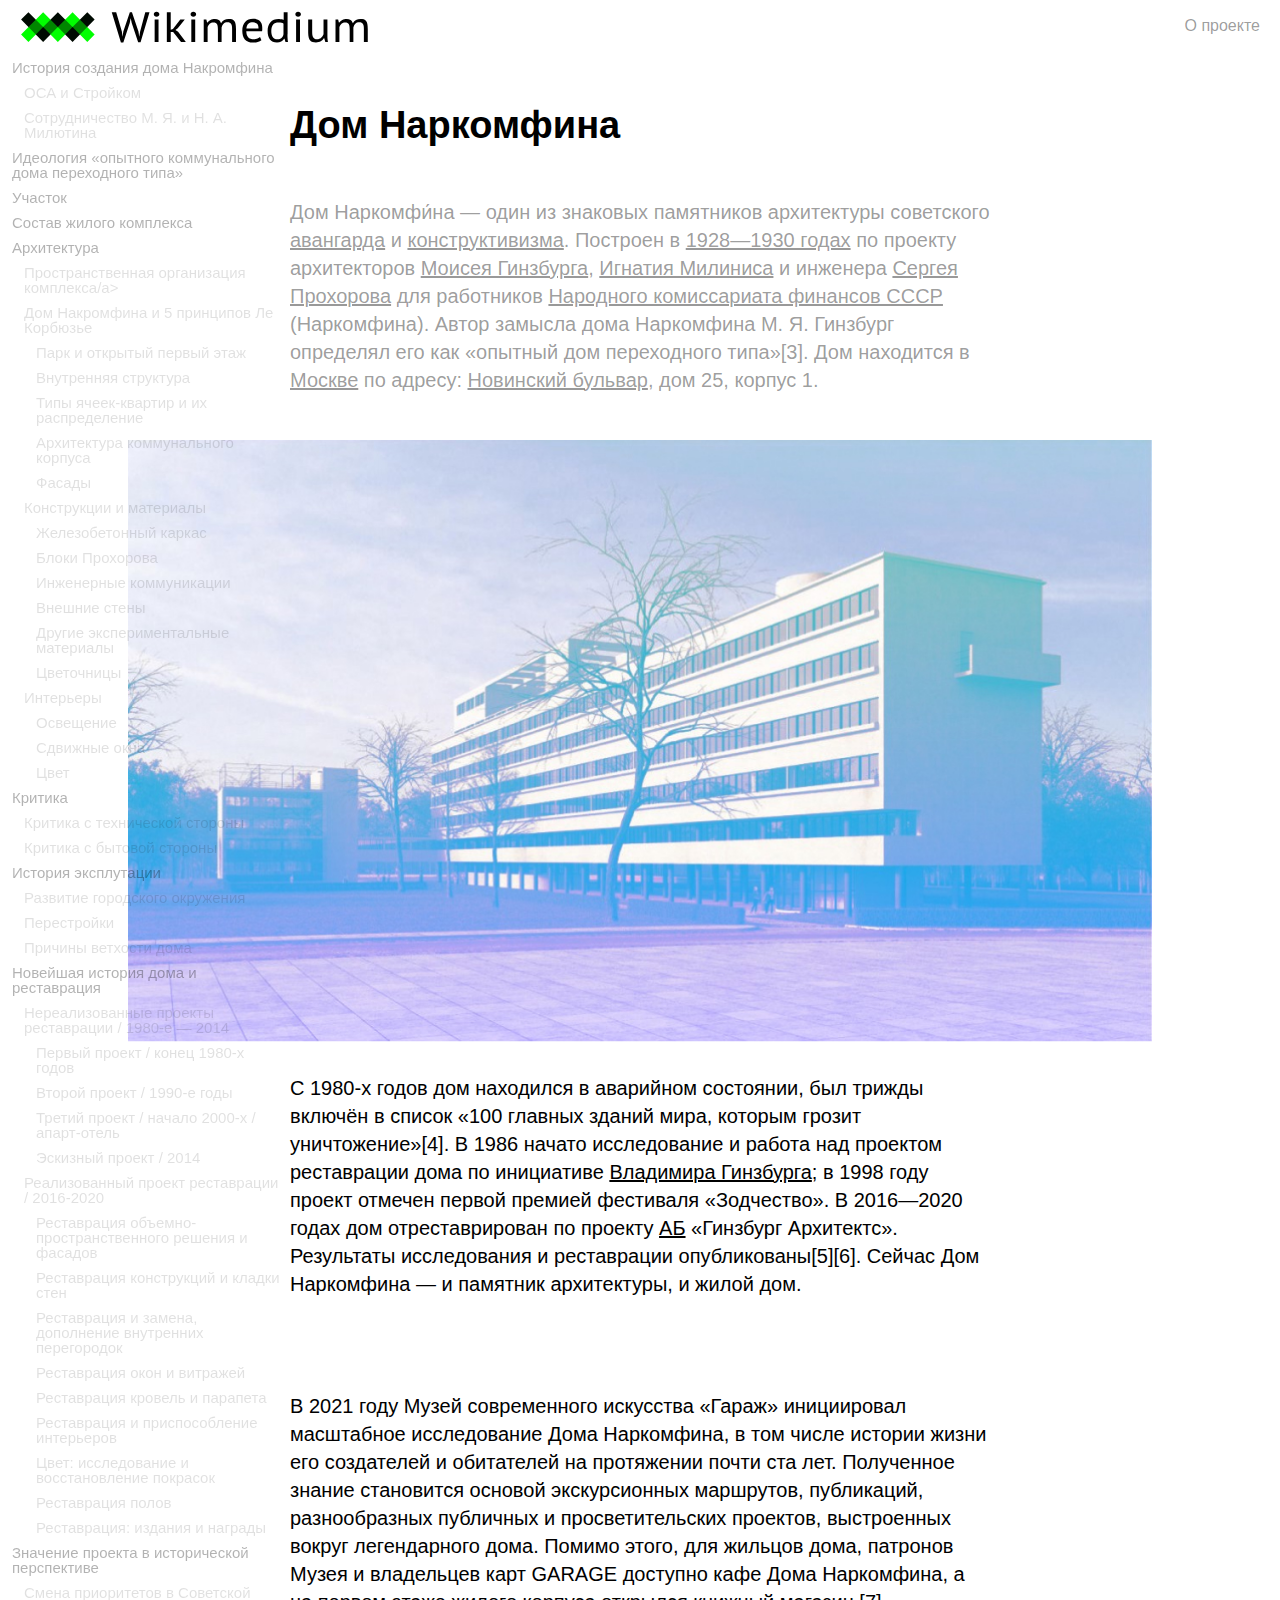
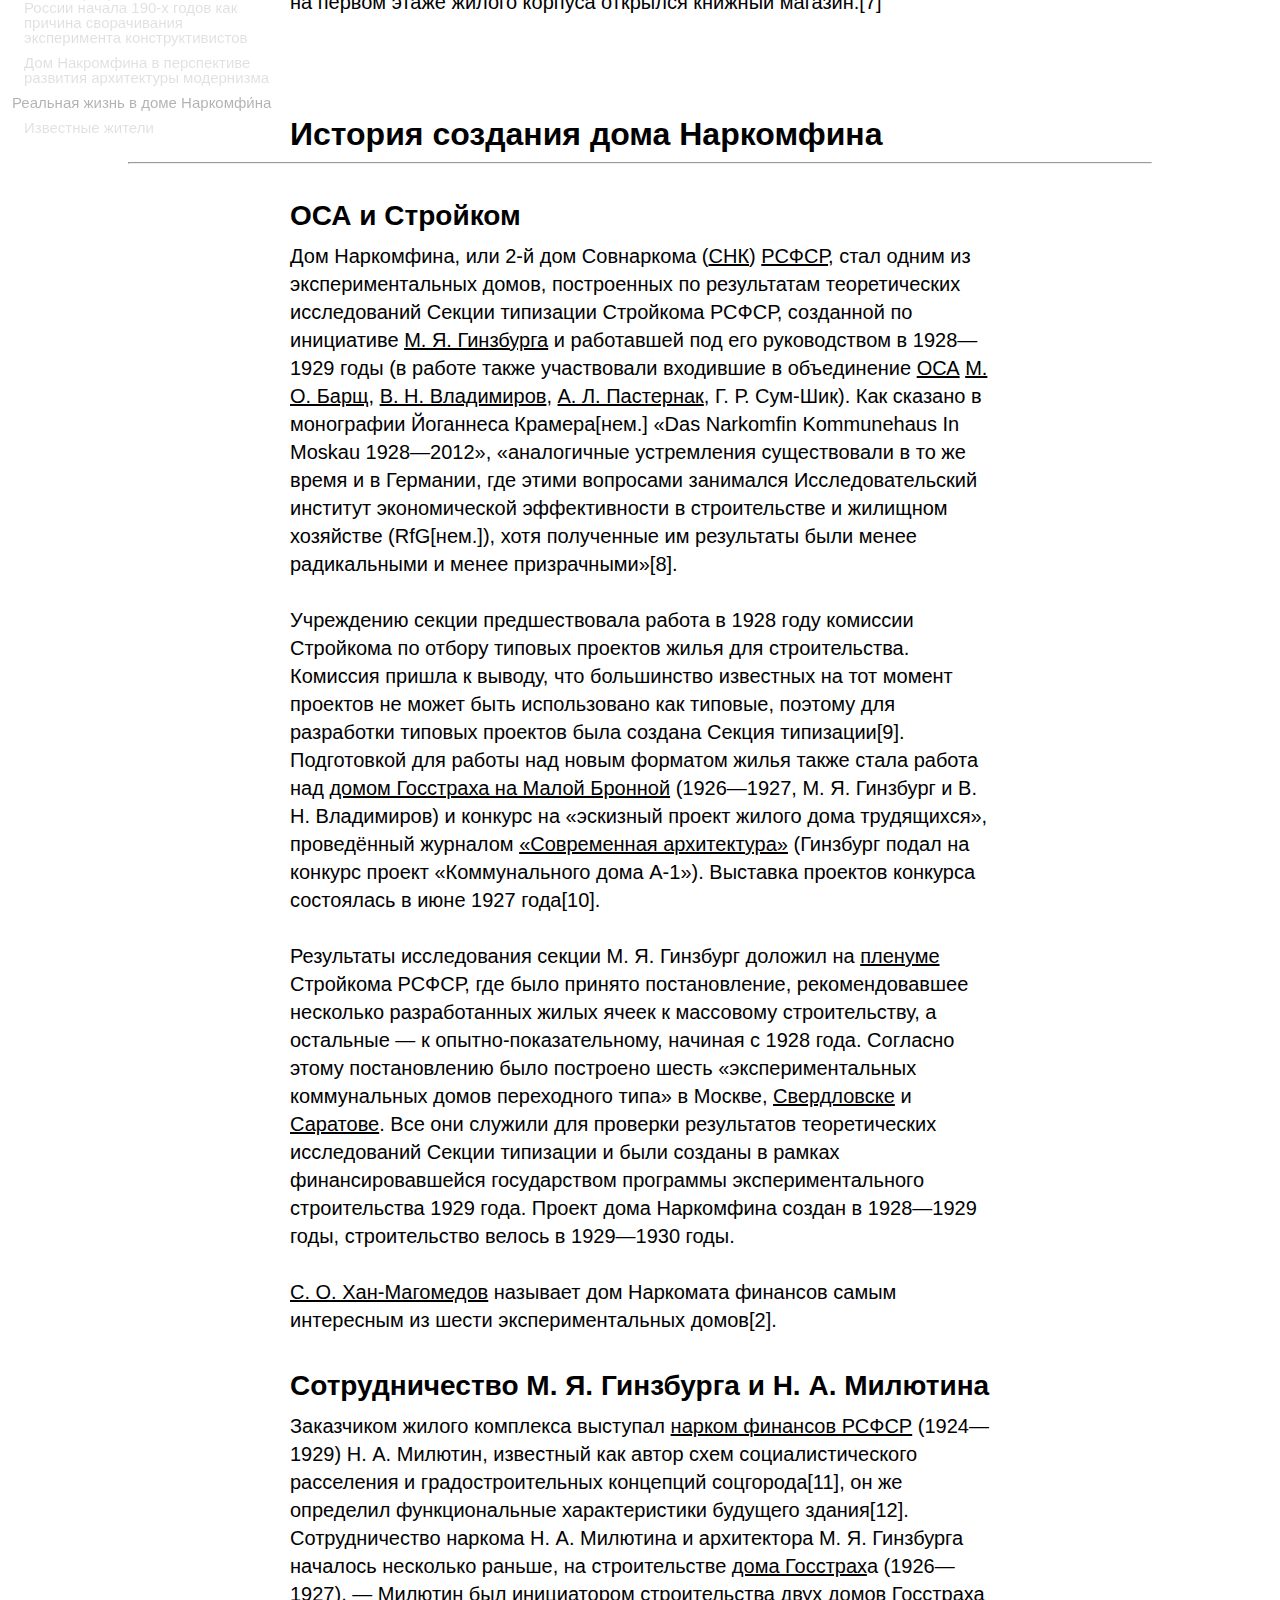
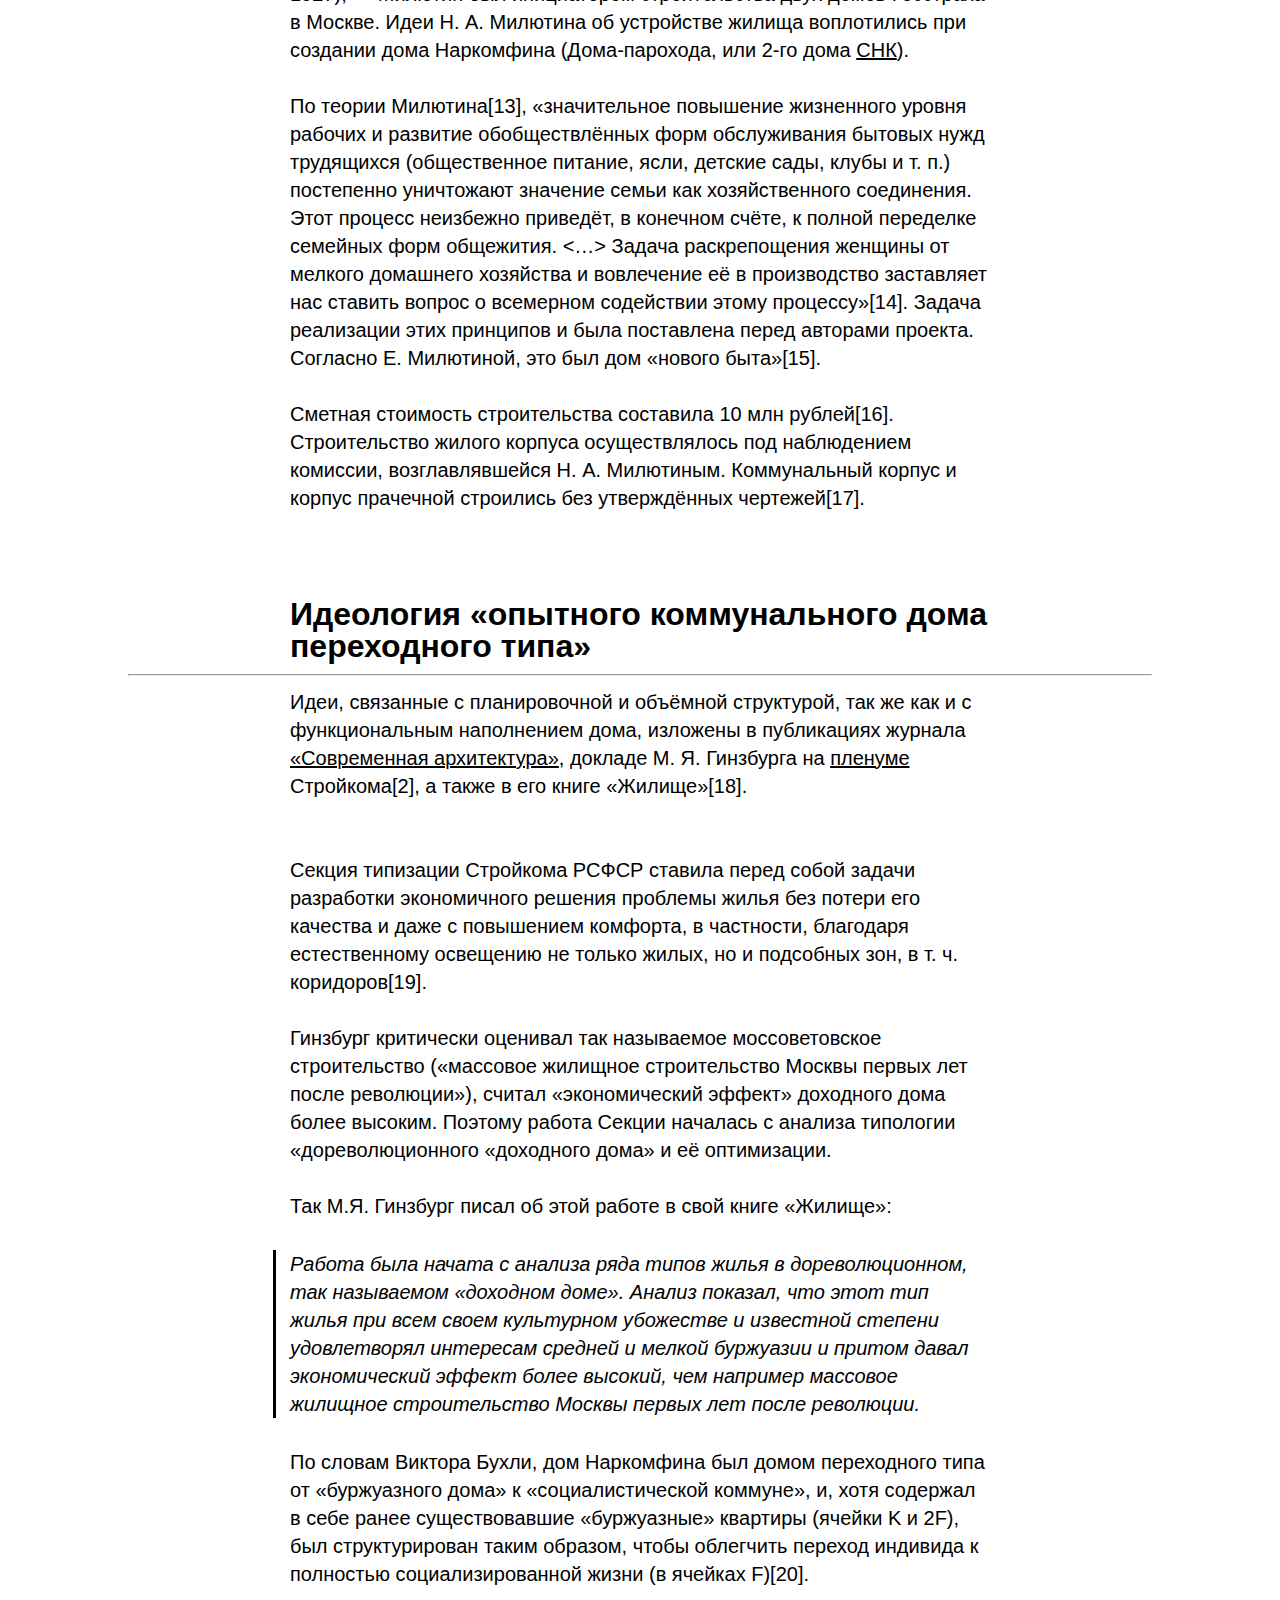
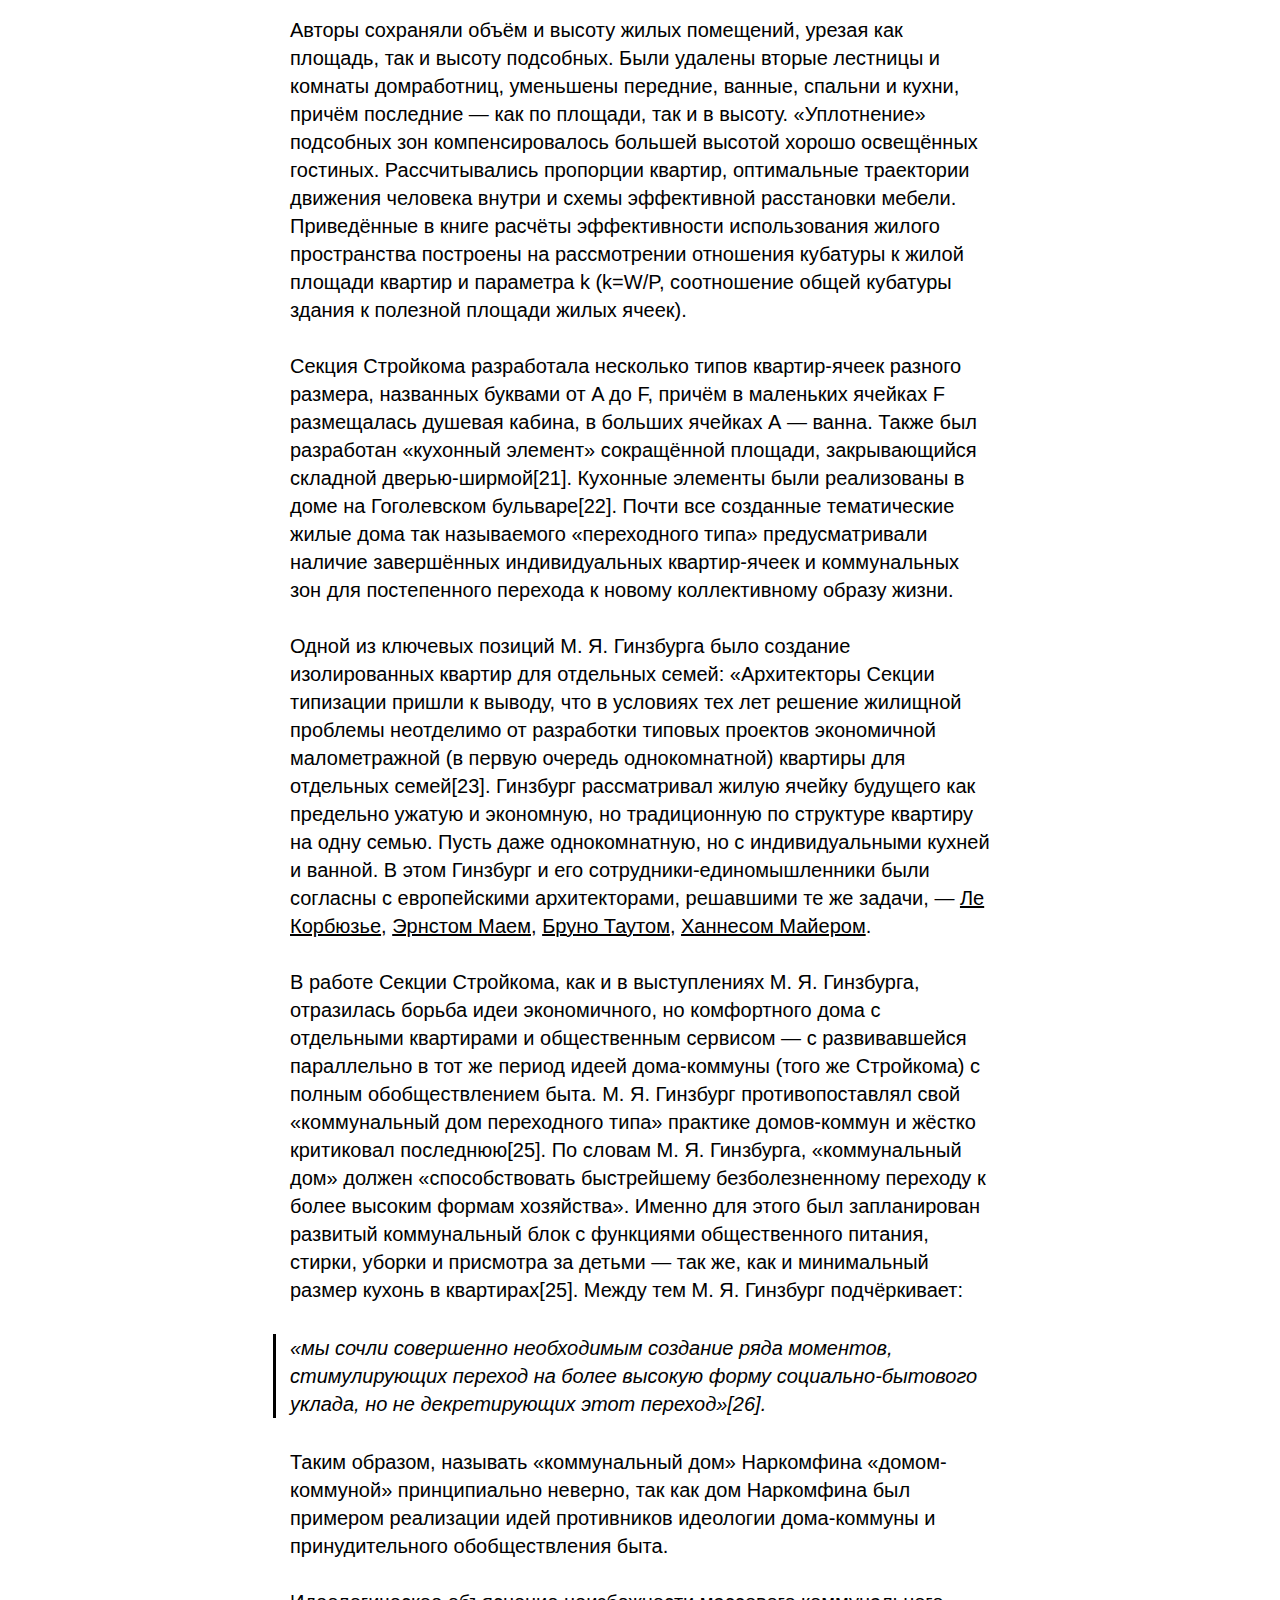
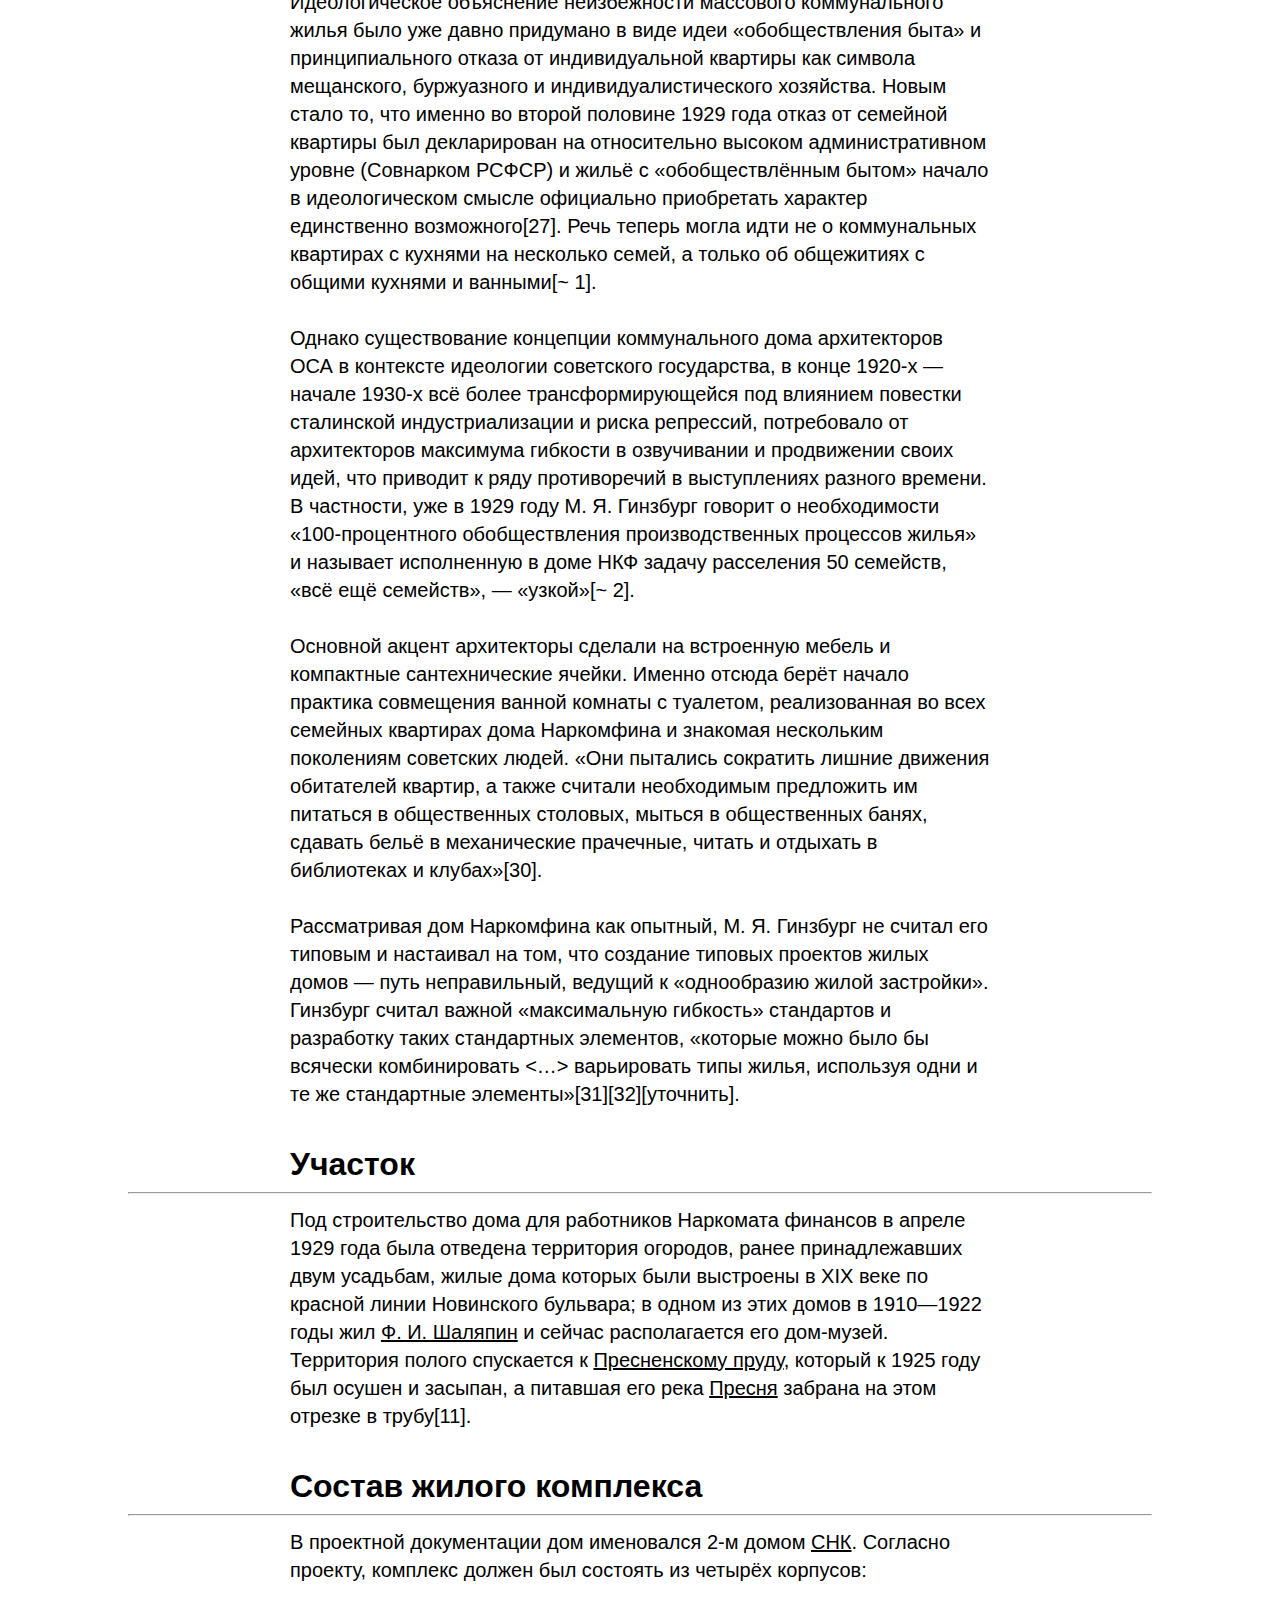
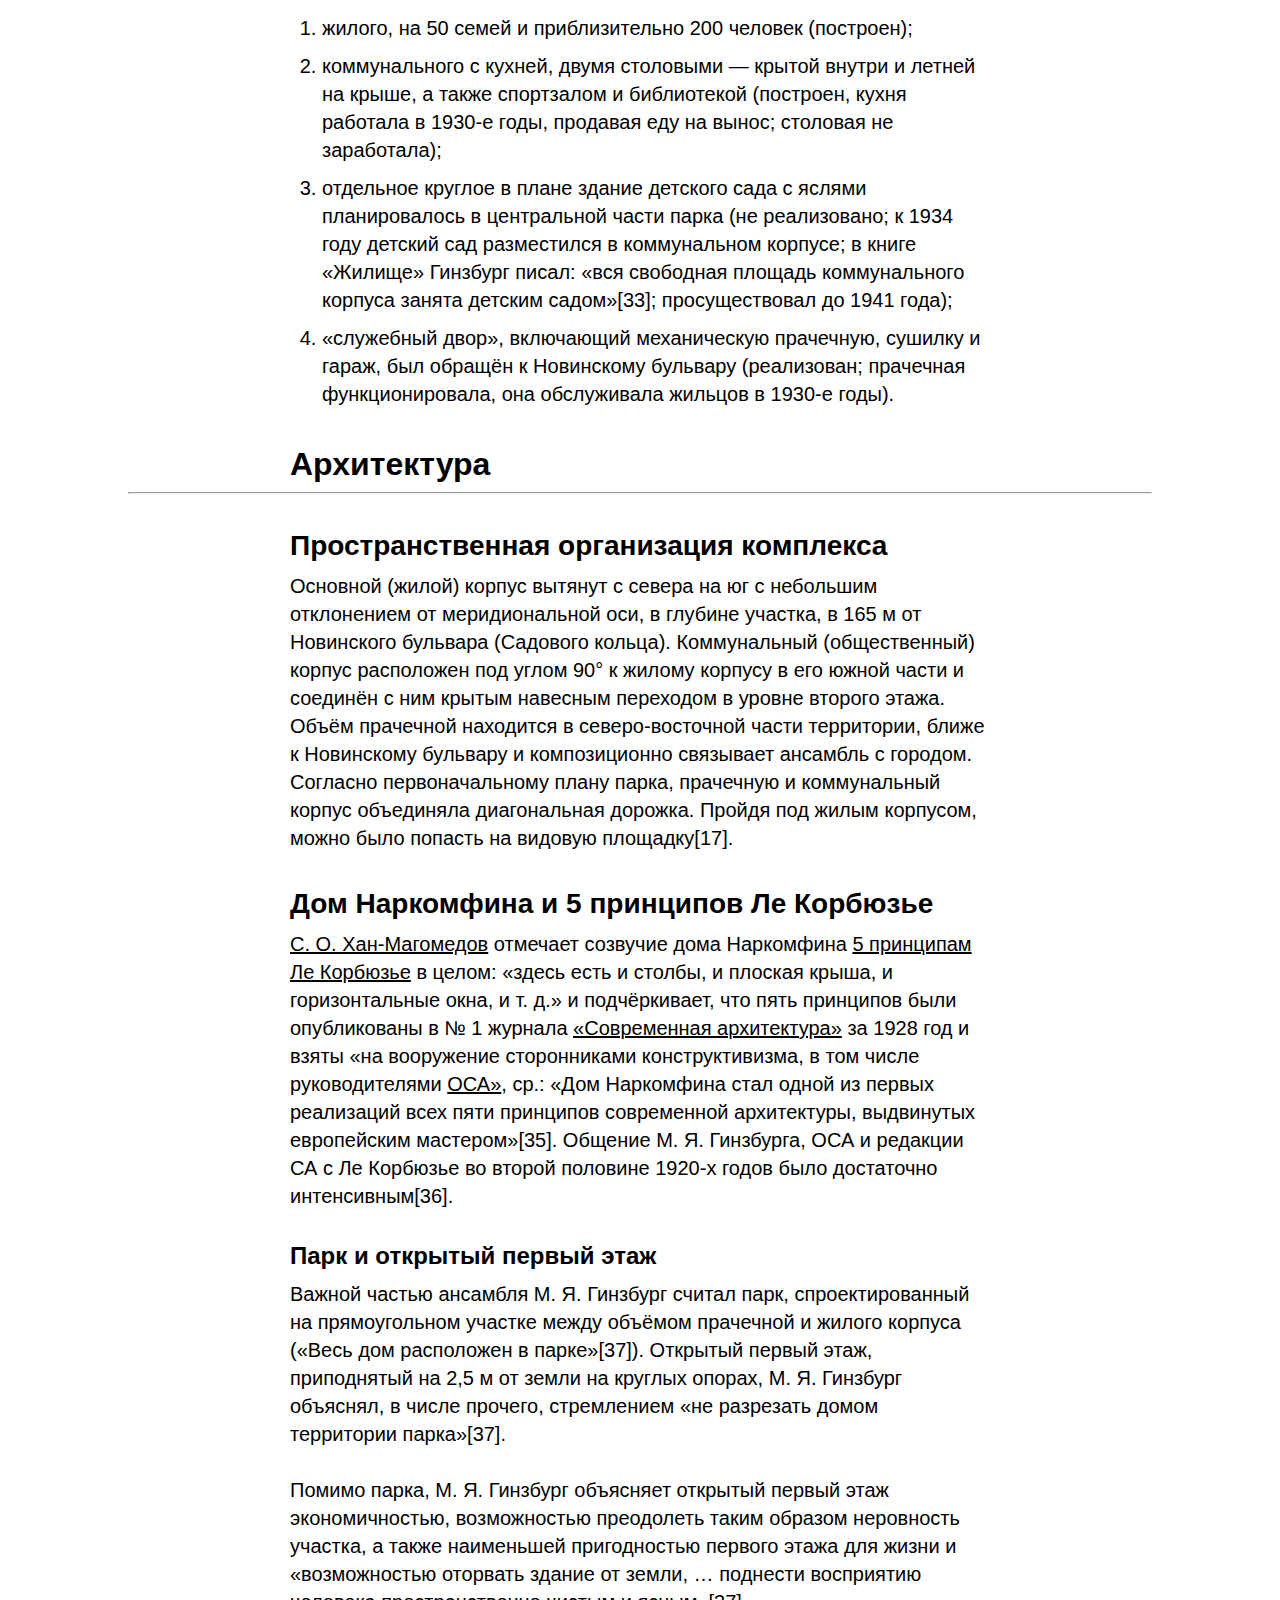
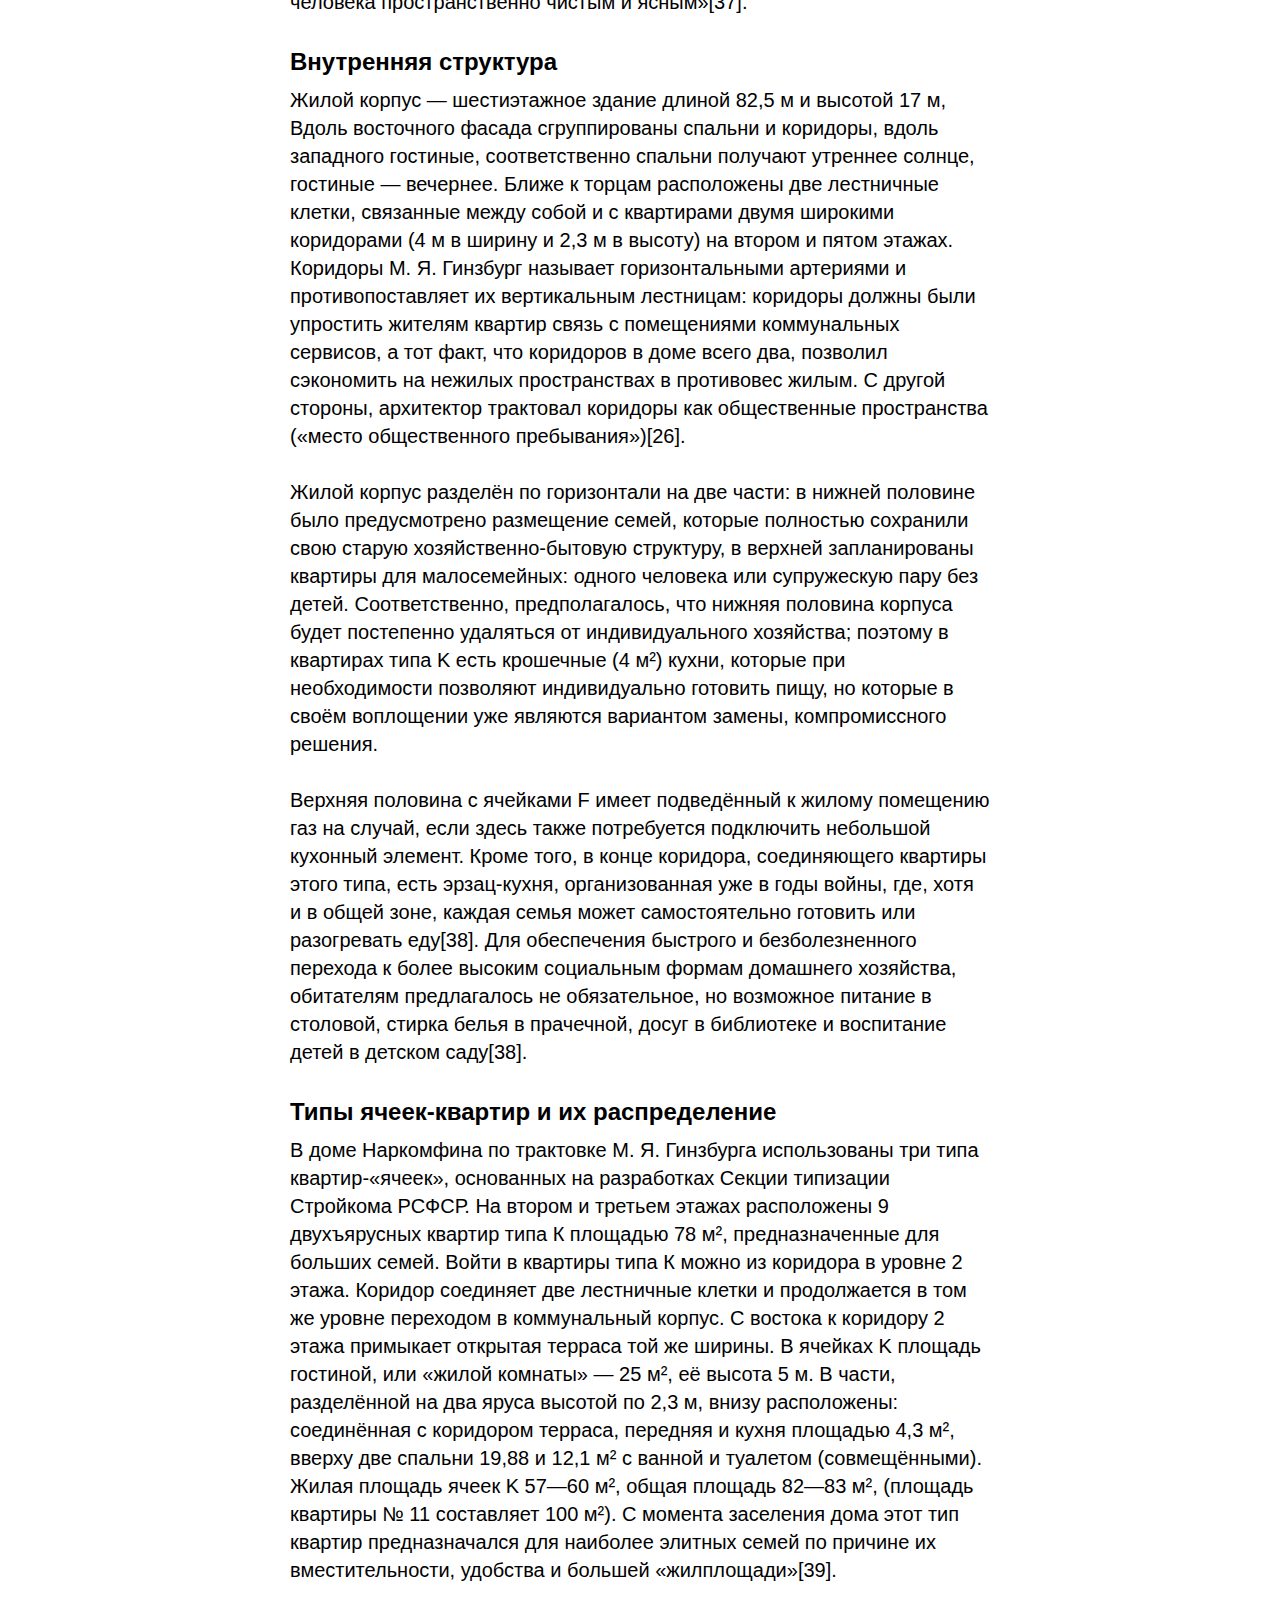
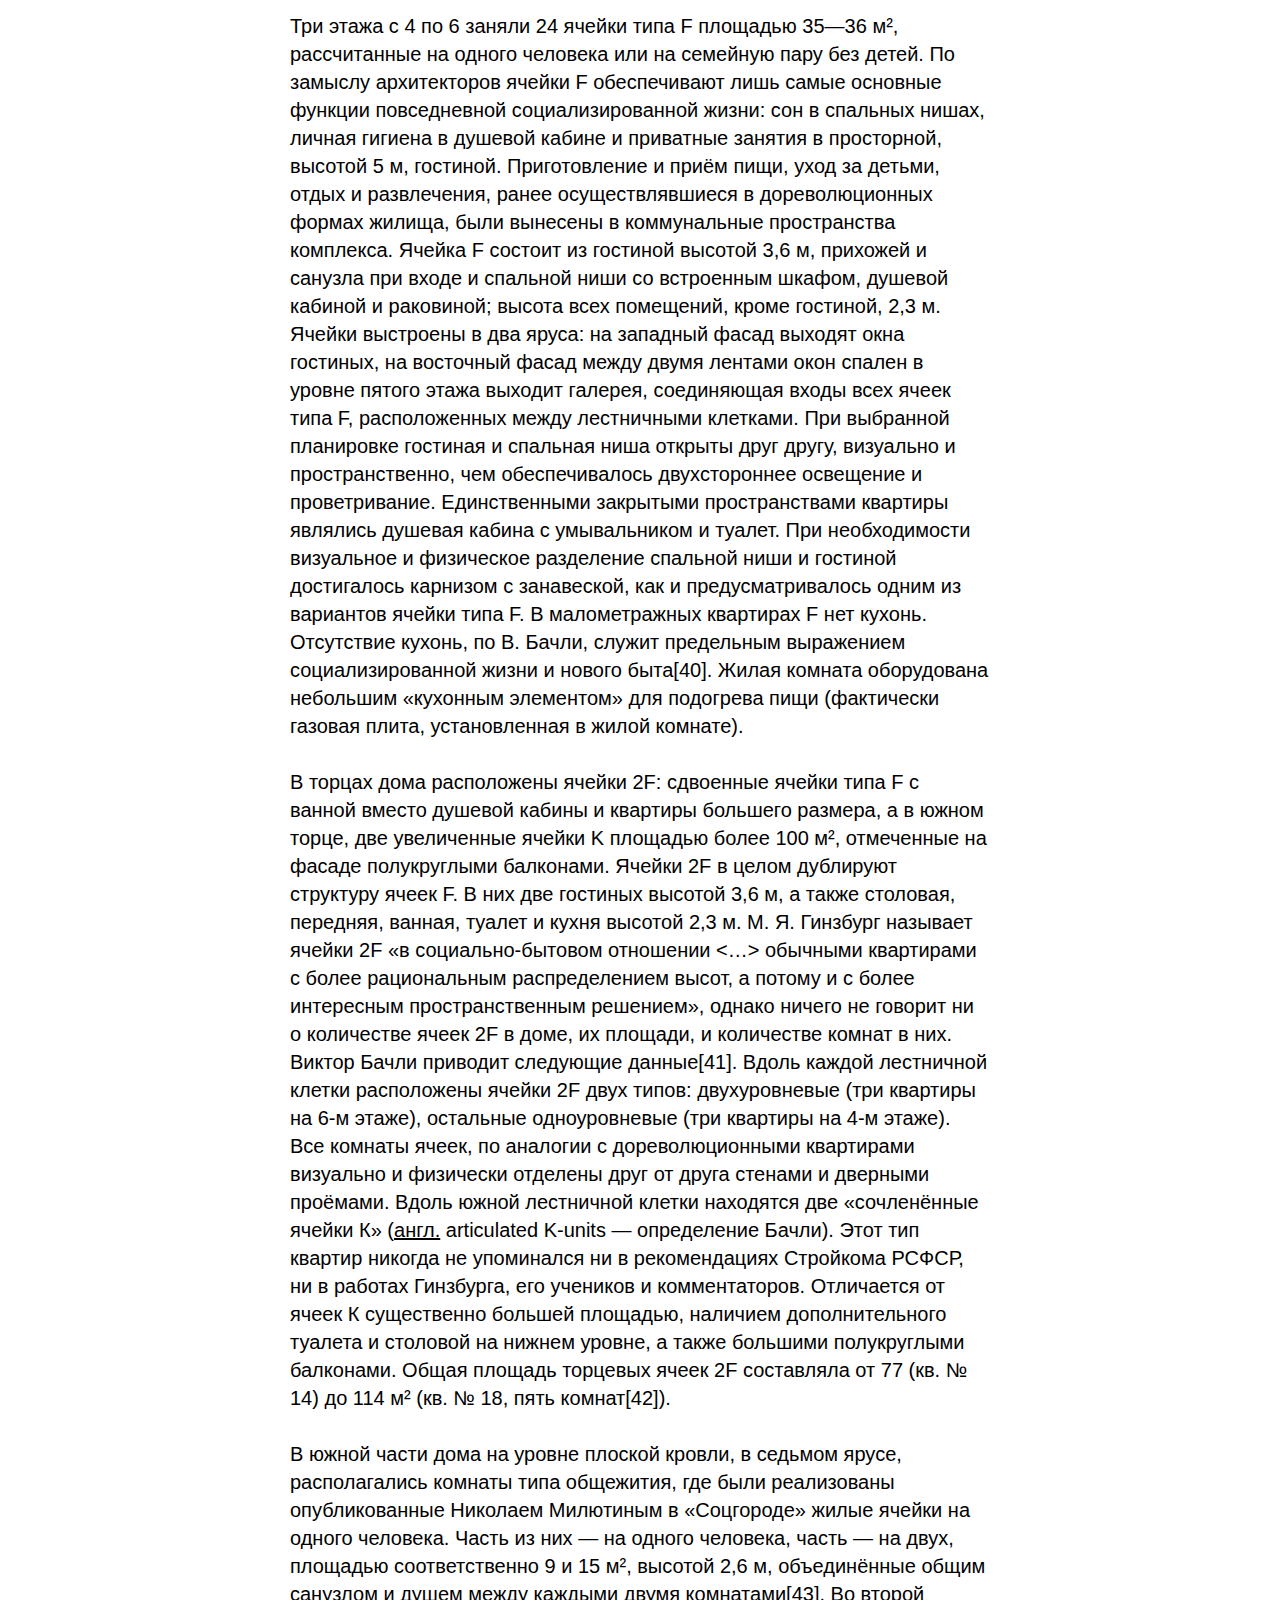
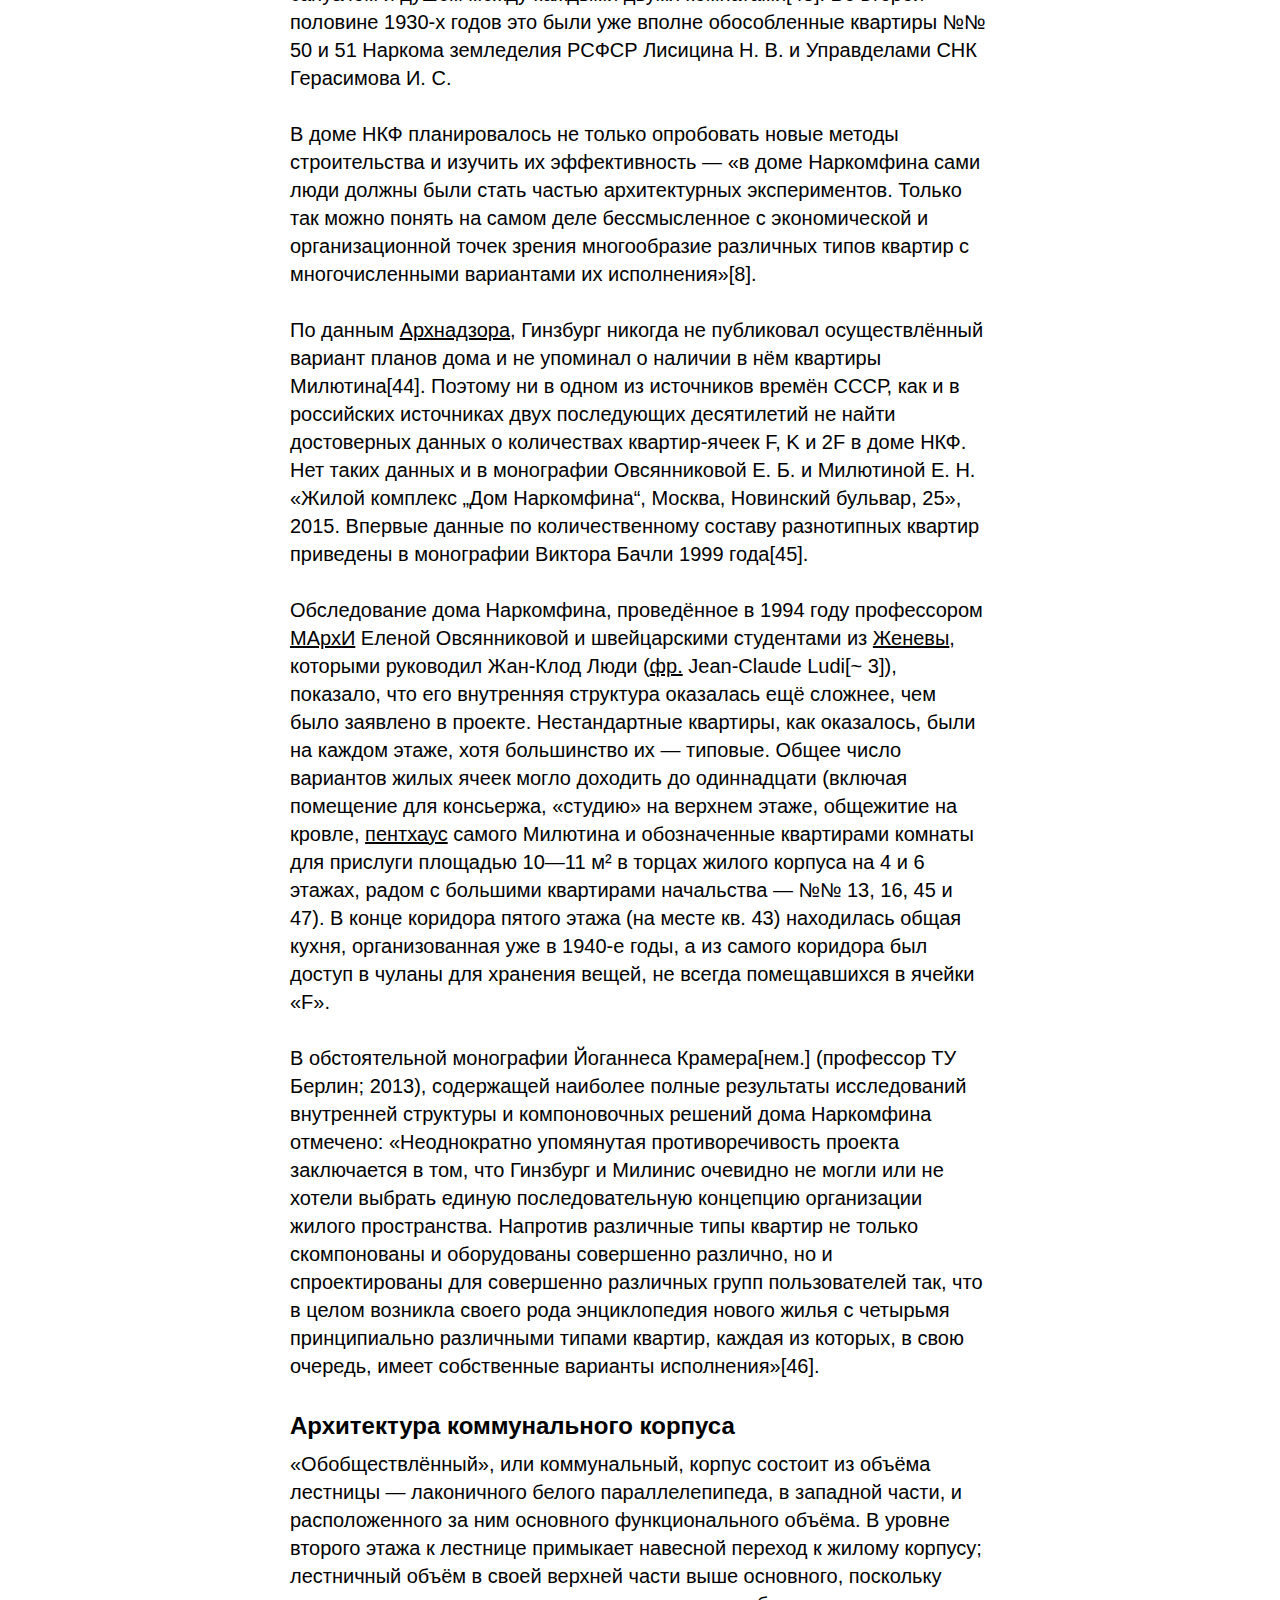
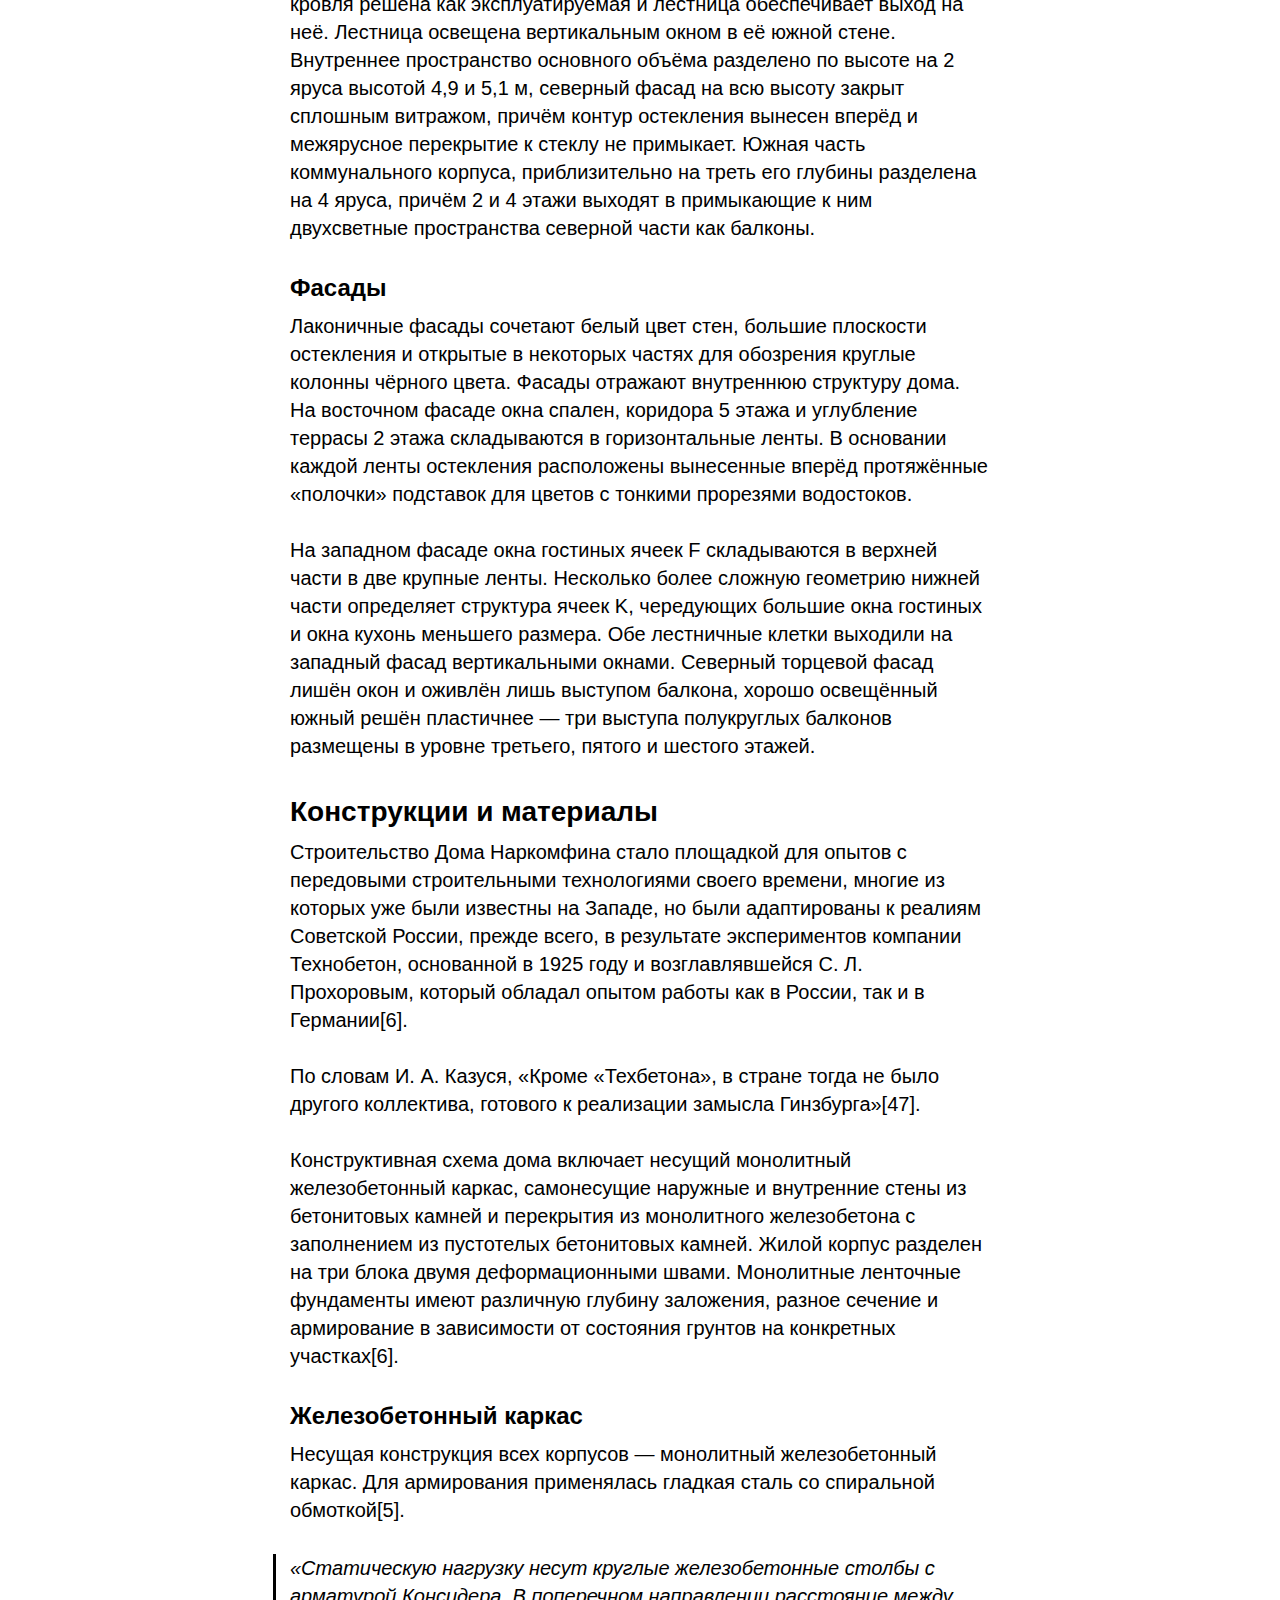
<file: index.html>
<!DOCTYPE html>
<html lang="ru">
<head>
    <meta charset="UTF-8">
    <meta name="viewport" content="width=device-width, initial-scale=1.0">
    <title>Дом Наркомфина</title>
    <link rel="stylesheet" href="Stylesheets/style.css">
    <link rel="icon" href="images/favicon.ico" />
    <link rel="stylesheet" href="images/favicon.png">

    <meta property="'og:type" content="web-site" />
    <meta property="'og:title" content="Дом Наркомфина" />
    <meta property="'og:description" content="Проект разработан" />
    <meta property="og:image"
    content="https://github.com/tarasbalabaev/domNarkomfina/blob/main/images/narkomfin.jpg"/>
    <meta property="og:url"
    content="https://tarasbalabaev.github.io/domNarkomfina/"/>
</head>
<body>
    <nav class="menubar">
        <a href="domnarkomfina.html">
            <img src="images/logo.svg" alt="">
        </a>
        <a href="about.html">О проекте</a>
    </nav>
    <nav class="sidebar">
        <ol>
        <li>
            <a href="#1">История создания дома Накромфина</a>
            <ol>
                <li><a href="#1_1">ОСА и Стройком</a></li>
                <li><a href="#1_2">Сотрудничество М. Я. и Н. А. Милютина</a></li>
            </ol>
        </li>
        <li><a href="#2">Идеология «опытного коммунального дома переходного типа»</a></li>
        <li><a href="#3">Участок</a></li>
        <li><a href="#4">Состав жилого комплекса</a></li>
        
        <li>
            <a href="#5">Архитектура</a>
            <ol>
                <li><a href="#5_1">Пространственная организация комплекса/a></li>
                <li>
                    <a href="#5_2">Дом Накромфина и 5 принципов Ле Корбюзье</a>
                    <ol>
                        <li><a href="#5_2_1">Парк и открытый первый этаж</a></li>
                        <li><a href="#5_2_2">Внутренняя структура</a></li>
                        <li><a href="#5_2_3">Типы ячеек-квартир и их распределение</a></li>
                        <li><a href="#5_2_4">Архитектура коммунального корпуса</a></li>
                        <li><a href="#5_2_5">Фасады</a></li>
                    </ol>
                </li>
                <li>
                    <a href="#5_3">Конструкции и материалы</a>
                    <ol>
                        <li><a href="#5_3_1">Железобетонный каркас</a></li>
                        <li><a href="#5_3_2">Блоки Прохорова</a></li>
                        <li><a href="#5_3_3">Инженерные коммуникации</a></li>
                        <li><a href="#5_3_4">Внешние стены</a></li>
                        <li><a href="#5_3_5">Другие экспериментальные материалы</a></li>
                        <li><a href="#5_3_6">Цветочницы</a></li>
                    </ol>
                </li>
                <li>
                    <a href="#5_4">Интерьеры</a>
                    <ol>
                        <li><a href="#5_4_1">Освещение</a></li>
                        <li><a href="#5_4_2">Сдвижные окна</a></li>
                        <li><a href="#5_4_3">Цвет</a></li>
                    </ol>
                </li>
            </ol>
        </li>
        <li>
            <a href="#6">Критика</a>
            <ol>
                <li><a href="#6_1">Критика с технической стороны</a></li>
                <li><a href="#6_2">Критика с бытовой стороны</a></li>
            </ol>
        </li>
        <li>
            <a href="#7">История эксплутации</a>
            <ol>
                <li><a href="#7_1">Развитие городского окружения</a></li>
                <li><a href="#7_2">Перестройки</a></li>
                <li><a href="#7_3">Причины ветхости дома</a></li>
            </ol>
        </li>
        <li>
            <a href="#8">Новейшая история дома и реставрация</a>
            <ol>
                <li>
                    <a href="#8_1">Нереализованные проекты реставрации / 1980-е — 2014</a>
                    <ol>
                        <li><a href="#8_1_1">Первый проект / конец 1980-х годов</a></li>
                        <li><a href="#8_1_2">Второй проект / 1990-е годы</a></li>
                        <li><a href="#8_1_3">Третий проект / начало 2000-х / апарт-отель</a></li>
                        <li><a href="#8_1_4">Эскизный проект / 2014</a></li>
                    </ol>
                </li>
                <li>
                    <a href="#8_2">Реализованный проект реставрации / 2016-2020</a>
                    <ol>
                        <li><a href="#8_2_1">Реставрация объемно-пространственного решения и фасадов</a></li>
                        <li><a href="#8_2_2">Реставрация конструкций и кладки стен</a></li>
                        <li><a href="#8_2_3">Реставрация и замена, дополнение внутренних перегородок</a></li>
                        <li><a href="#8_2_4">Реставрация окон и витражей</a></li>
                        <li><a href="#8_2_5">Реставрация кровель и парапета</a></li>
                        <li><a href="#8_2_6">Реставрация и приспособление интерьеров</a></li>
                        <li><a href="#8_2_7">Цвет: исследование и восстановление покрасок</a></li>
                        <li><a href="#8_2_8">Реставрация полов</a></li>
                        <li><a href="#8_2_9">Реставрация: издания и награды</a></li>
                    </ol>
                </li>
            </ol>
        </li>
        <li>
            <a href="#9">Значение проекта в исторической перспективе</a>
            <ol>
                <li><a href="#9_1">Смена приоритетов в Советской России начала 190-х годов как причина сворачивания эксперимента конструктивистов</a></li>
                <li><a href="#9_2">Дом Накромфина в перспективе развития архитектуры модернизма</a></li>
            </ol>
        </li>
        <li>
            <a href="#10">Реальная жизнь в доме Наркомфи́на</a>
            <ol>
                <li><a href="#10_1">Известные жители</a></li>
            </ol>
        </li>
    </ol>
    </nav>
    <h1>Дом Наркомфина</h1>
    <p>Дом Наркомфи́на — один из знаковых памятников архитектуры советского <a href="https://ru.wikipedia.org/wiki/%D0%90%D0%B2%D0%B0%D0%BD%D0%B3%D0%B0%D1%80%D0%B4_(%D0%B8%D1%81%D0%BA%D1%83%D1%81%D1%81%D1%82%D0%B2%D0%BE)">авангарда</a> и <a href="https://ru.wikipedia.org/wiki/%D0%9A%D0%BE%D0%BD%D1%81%D1%82%D1%80%D1%83%D0%BA%D1%82%D0%B8%D0%B2%D0%B8%D0%B7%D0%BC_(%D0%B8%D1%81%D0%BA%D1%83%D1%81%D1%81%D1%82%D0%B2%D0%BE)">конструктивизма</a>. Построен в <a href="https://ru.wikipedia.org/wiki/1930_%D0%B3%D0%BE%D0%B4">1928—1930 годах</a> по проекту архитекторов <a href="https://ru.wikipedia.org/wiki/%D0%93%D0%B8%D0%BD%D0%B7%D0%B1%D1%83%D1%80%D0%B3,_%D0%9C%D0%BE%D0%B8%D1%81%D0%B5%D0%B9_%D0%AF%D0%BA%D0%BE%D0%B2%D0%BB%D0%B5%D0%B2%D0%B8%D1%87">Моисея Гинзбурга</a>, <a href="https://ru.wikipedia.org/wiki/%D0%9C%D0%B8%D0%BB%D0%B8%D0%BD%D0%B8%D1%81,_%D0%98%D0%B3%D0%BD%D0%B0%D1%82%D0%B8%D0%B9_%D0%A4%D1%80%D0%B0%D0%BD%D1%86%D0%B5%D0%B2%D0%B8%D1%87">Игнатия Милиниса</a> и инженера <a href="https://ru.wikipedia.org/wiki/%D0%A1%D0%B5%D1%80%D0%B3%D0%B5%D0%B9_%D0%9B%D1%8C%D0%B2%D0%BE%D0%B2%D0%B8%D1%87_%D0%9F%D1%80%D0%BE%D1%85%D0%BE%D1%80%D0%BE%D0%B2">Сергея Прохорова</a> для работников <a href="https://ru.wikipedia.org/wiki/%D0%9D%D0%B0%D1%80%D0%BE%D0%B4%D0%BD%D1%8B%D0%B9_%D0%BA%D0%BE%D0%BC%D0%B8%D1%81%D1%81%D0%B0%D1%80%D0%B8%D0%B0%D1%82_%D1%84%D0%B8%D0%BD%D0%B0%D0%BD%D1%81%D0%BE%D0%B2_%D0%A1%D0%A1%D0%A1%D0%A0">Народного комиссариата финансов СССР</a> (Наркомфина). Автор замысла дома Наркомфина М. Я. Гинзбург определял его как «опытный дом переходного типа»[3]. Дом находится в <a href="https://ru.wikipedia.org/wiki/%D0%9C%D0%BE%D1%81%D0%BA%D0%B2%D0%B0">Москве</a> по адресу: <a href="https://ru.wikipedia.org/wiki/%D0%9D%D0%BE%D0%B2%D0%B8%D0%BD%D1%81%D0%BA%D0%B8%D0%B9_%D0%B1%D1%83%D0%BB%D1%8C%D0%B2%D0%B0%D1%80">Новинский бульвар</a>, дом 25, корпус 1.</p> <br>
    <img src="images/narkomfin.jpg" alt="Дом"> <br>
    <br><p>С 1980-х годов дом находился в аварийном состоянии, был трижды включён в список «100 главных зданий мира, которым грозит уничтожение»[4]. В 1986 начато исследование и работа над проектом реставрации дома по инициативе <a href="https://ru.wikipedia.org/wiki/%D0%93%D0%B8%D0%BD%D0%B7%D0%B1%D1%83%D1%80%D0%B3,_%D0%92%D0%BB%D0%B0%D0%B4%D0%B8%D0%BC%D0%B8%D1%80_%D0%9C%D0%BE%D0%B8%D1%81%D0%B5%D0%B5%D0%B2%D0%B8%D1%87">Владимира Гинзбурга</a>; в 1998 году проект отмечен первой премией фестиваля «Зодчество». В 2016—2020 годах дом отреставрирован по проекту <a href="https://ru.wikipedia.org/wiki/%D0%90%D1%80%D1%85%D0%B8%D1%82%D0%B5%D0%BA%D1%82%D1%83%D1%80%D0%BD%D0%BE%D0%B5_%D0%B1%D1%8E%D1%80%D0%BE">АБ</a> «Гинзбург Архитектс». Результаты исследования и реставрации опубликованы[5][6]. Сейчас Дом Наркомфина — и памятник архитектуры, и жилой дом.</p><br> 
    <br><br>
    <br><p>В 2021 году Музей современного искусства «Гараж» инициировал масштабное исследование Дома Наркомфина, в том числе истории жизни его создателей и обитателей на протяжении почти ста лет. Полученное знание становится основой экскурсионных маршрутов, публикаций, разнообразных публичных и просветительских проектов, выстроенных вокруг легендарного дома. Помимо этого, для жильцов дома, патронов Музея и владельцев карт GARAGE доступно кафе Дома Наркомфина, а на первом этаже жилого корпуса открылся книжный магазин.[7]</p> <br>
    <br>

    <h2 id="1">История создания дома Наркомфина</h2>
    <hr>
    <h3 id="1_1">ОСА и Стройком</h3>
    <p>Дом Наркомфина, или 2-й дом Совнаркома (<a href="https://ru.wikipedia.org/wiki/%D0%A1%D0%BE%D0%B2%D0%B5%D1%82_%D0%BD%D0%B0%D1%80%D0%BE%D0%B4%D0%BD%D1%8B%D1%85_%D0%BA%D0%BE%D0%BC%D0%B8%D1%81%D1%81%D0%B0%D1%80%D0%BE%D0%B2">СНК</a>) <a href="https://ru.wikipedia.org/wiki/%D0%A0%D0%BE%D1%81%D1%81%D0%B8%D0%B9%D1%81%D0%BA%D0%B0%D1%8F_%D0%A1%D0%BE%D0%B2%D0%B5%D1%82%D1%81%D0%BA%D0%B0%D1%8F_%D0%A4%D0%B5%D0%B4%D0%B5%D1%80%D0%B0%D1%82%D0%B8%D0%B2%D0%BD%D0%B0%D1%8F_%D0%A1%D0%BE%D1%86%D0%B8%D0%B0%D0%BB%D0%B8%D1%81%D1%82%D0%B8%D1%87%D0%B5%D1%81%D0%BA%D0%B0%D1%8F_%D0%A0%D0%B5%D1%81%D0%BF%D1%83%D0%B1%D0%BB%D0%B8%D0%BA%D0%B0">РСФСР</a>, стал одним из экспериментальных домов, построенных по результатам теоретических исследований Секции типизации Стройкома РСФСР, созданной по инициативе <a href="https://ru.wikipedia.org/wiki/%D0%93%D0%B8%D0%BD%D0%B7%D0%B1%D1%83%D1%80%D0%B3,_%D0%9C%D0%BE%D0%B8%D1%81%D0%B5%D0%B9_%D0%AF%D0%BA%D0%BE%D0%B2%D0%BB%D0%B5%D0%B2%D0%B8%D1%87">М. Я. Гинзбурга</a> и работавшей под его руководством в 1928—1929 годы (в работе также участвовали входившие в объединение <a href="https://ru.wikipedia.org/wiki/%D0%9E%D0%B1%D1%8A%D0%B5%D0%B4%D0%B8%D0%BD%D0%B5%D0%BD%D0%B8%D0%B5_%D1%81%D0%BE%D0%B2%D1%80%D0%B5%D0%BC%D0%B5%D0%BD%D0%BD%D1%8B%D1%85_%D0%B0%D1%80%D1%85%D0%B8%D1%82%D0%B5%D0%BA%D1%82%D0%BE%D1%80%D0%BE%D0%B2">ОСА</a> <a href="https://ru.wikipedia.org/wiki/%D0%91%D0%B0%D1%80%D1%89,_%D0%9C%D0%B8%D1%85%D0%B0%D0%B8%D0%BB_%D0%9E%D1%81%D0%B8%D0%BF%D0%BE%D0%B2%D0%B8%D1%87">М. О. Барщ</a>, <a href="https://ru.wikipedia.org/wiki/%D0%92%D0%BB%D0%B0%D0%B4%D0%B8%D0%BC%D0%B8%D1%80%D0%BE%D0%B2,_%D0%92%D1%8F%D1%87%D0%B5%D1%81%D0%BB%D0%B0%D0%B2_%D0%9D%D0%B8%D0%BA%D0%BE%D0%BB%D0%B0%D0%B5%D0%B2%D0%B8%D1%87">В. Н. Владимиров</a>, <a href="https://ru.wikipedia.org/wiki/%D0%9F%D0%B0%D1%81%D1%82%D0%B5%D1%80%D0%BD%D0%B0%D0%BA,_%D0%90%D0%BB%D0%B5%D0%BA%D1%81%D0%B0%D0%BD%D0%B4%D1%80_%D0%9B%D0%B5%D0%BE%D0%BD%D0%B8%D0%B4%D0%BE%D0%B2%D0%B8%D1%87">А. Л. Пастернак</a>, Г. Р. Сум-Шик). Как сказано в монографии Йоганнеса Крамера[нем.] «Das Narkomfin Kommunehaus In Moskau 1928—2012», <i>«аналогичные устремления существовали в то же время и в Германии, где этими вопросами занимался Исследовательский институт экономической эффективности в строительстве и жилищном хозяйстве (RfG[нем.]), хотя полученные им результаты были менее радикальными и менее призрачными»[8].</i> <br> <br>

Учреждению секции предшествовала работа в 1928 году комиссии Стройкома по отбору типовых проектов жилья для строительства. Комиссия пришла к выводу, что большинство известных на тот момент проектов не может быть использовано как типовые, поэтому для разработки типовых проектов была создана Секция типизации[9]. Подготовкой для работы над новым форматом жилья также стала работа над <a href="https://ru.wikipedia.org/wiki/%D0%96%D0%B8%D0%BB%D0%BE%D0%B9_%D0%B4%D0%BE%D0%BC_%D0%93%D0%BE%D1%81%D1%81%D1%82%D1%80%D0%B0%D1%85%D0%B0_%D0%BD%D0%B0_%D0%9C%D0%B0%D0%BB%D0%BE%D0%B9_%D0%91%D1%80%D0%BE%D0%BD%D0%BD%D0%BE%D0%B9">домом Госстраха на Малой Бронной</a> (1926—1927, М. Я. Гинзбург и В. Н. Владимиров) и конкурс на «эскизный проект жилого дома трудящихся», проведённый журналом <a href="https://ru.wikipedia.org/wiki/%D0%A1%D0%BE%D0%B2%D1%80%D0%B5%D0%BC%D0%B5%D0%BD%D0%BD%D0%B0%D1%8F_%D0%B0%D1%80%D1%85%D0%B8%D1%82%D0%B5%D0%BA%D1%82%D1%83%D1%80%D0%B0_(%D0%B6%D1%83%D1%80%D0%BD%D0%B0%D0%BB)">«Современная архитектура»</a> (Гинзбург подал на конкурс проект «Коммунального дома А-1»). Выставка проектов конкурса состоялась в июне 1927 года[10]. <br> <br>

Результаты исследования секции М. Я. Гинзбург доложил на <a href="https://ru.wikipedia.org/wiki/%D0%9F%D0%BB%D0%B5%D0%BD%D0%B0%D1%80%D0%BD%D0%BE%D0%B5_%D0%B7%D0%B0%D1%81%D0%B5%D0%B4%D0%B0%D0%BD%D0%B8%D0%B5">пленуме</a> Стройкома РСФСР, где было принято постановление, рекомендовавшее несколько разработанных жилых ячеек к массовому строительству, а остальные — к опытно-показательному, начиная с 1928 года. Согласно этому постановлению было построено шесть «экспериментальных коммунальных домов переходного типа» в Москве, <a href="https://ru.wikipedia.org/wiki/%D0%95%D0%BA%D0%B0%D1%82%D0%B5%D1%80%D0%B8%D0%BD%D0%B1%D1%83%D1%80%D0%B3">Свердловске</a> и <a href="https://ru.wikipedia.org/wiki/%D0%A1%D0%B0%D1%80%D0%B0%D1%82%D0%BE%D0%B2">Саратове</a>. Все они служили для проверки результатов теоретических исследований Секции типизации и были созданы в рамках финансировавшейся государством программы экспериментального строительства 1929 года. Проект дома Наркомфина создан в 1928—1929 годы, строительство велось в 1929—1930 годы. <br> <br>

<a href="https://ru.wikipedia.org/wiki/%D0%A5%D0%B0%D0%BD-%D0%9C%D0%B0%D0%B3%D0%BE%D0%BC%D0%B5%D0%B4%D0%BE%D0%B2,_%D0%A1%D0%B5%D0%BB%D0%B8%D0%BC_%D0%9E%D0%BC%D0%B0%D1%80%D0%BE%D0%B2%D0%B8%D1%87">С. О. Хан-Магомедов</a> называет дом Наркомата финансов самым интересным из шести экспериментальных домов[2].</p>
    
    <h3 id="1_2">Сотрудничество М. Я. Гинзбурга и Н. А. Милютина</h3>
    <p>Заказчиком жилого комплекса выступал <a href="https://ru.wikipedia.org/wiki/%D0%9D%D0%B0%D1%80%D0%BE%D0%B4%D0%BD%D1%8B%D0%B9_%D0%BA%D0%BE%D0%BC%D0%B8%D1%81%D1%81%D0%B0%D1%80%D0%B8%D0%B0%D1%82_%D1%84%D0%B8%D0%BD%D0%B0%D0%BD%D1%81%D0%BE%D0%B2_%D0%A0%D0%A1%D0%A4%D0%A1%D0%A0">нарком финансов РСФСР</a> (1924—1929) Н. А. Милютин, известный как автор схем социалистического расселения и градостроительных концепций соцгорода[11], он же определил функциональные характеристики будущего здания[12]. Сотрудничество наркома Н. А. Милютина и архитектора М. Я. Гинзбурга началось несколько раньше, на строительстве <a href="https://ru.wikipedia.org/wiki/%D0%96%D0%B8%D0%BB%D0%BE%D0%B9_%D0%B4%D0%BE%D0%BC_%D0%93%D0%BE%D1%81%D1%81%D1%82%D1%80%D0%B0%D1%85%D0%B0_%D0%BD%D0%B0_%D0%9C%D0%B0%D0%BB%D0%BE%D0%B9_%D0%91%D1%80%D0%BE%D0%BD%D0%BD%D0%BE%D0%B9">дома Госстрах</a>а (1926—1927), — Милютин был инициатором строительства двух домов Госстраха в Москве. Идеи Н. А. Милютина об устройстве жилища воплотились при создании дома Наркомфина (Дома-парохода, или 2-го дома <a href="https://ru.wikipedia.org/wiki/%D0%A1%D0%BE%D0%B2%D0%B5%D1%82_%D0%BD%D0%B0%D1%80%D0%BE%D0%B4%D0%BD%D1%8B%D1%85_%D0%BA%D0%BE%D0%BC%D0%B8%D1%81%D1%81%D0%B0%D1%80%D0%BE%D0%B2">СНК</a>). <br> <br>

По теории Милютина[13], «значительное повышение жизненного уровня рабочих и развитие обобществлённых форм обслуживания бытовых нужд трудящихся (общественное питание, ясли, детские сады, клубы и т. п.) постепенно уничтожают значение семьи как хозяйственного соединения. Этот процесс неизбежно приведёт, в конечном счёте, к полной переделке семейных форм общежития. <…> Задача раскрепощения женщины от мелкого домашнего хозяйства и вовлечение её в производство заставляет нас ставить вопрос о всемерном содействии этому процессу»[14].

Задача реализации этих принципов и была поставлена перед авторами проекта. Согласно Е. Милютиной, это был дом «нового быта»[15]. <br> <br>

Сметная стоимость строительства составила 10 млн рублей[16]. Строительство жилого корпуса осуществлялось под наблюдением комиссии, возглавлявшейся Н. А. Милютиным. Коммунальный корпус и корпус прачечной строились без утверждённых чертежей[17].</p> <br>

    <h2 id="2">Идеология «опытного коммунального дома переходного типа»</h2>
    <hr>
    <p>Идеи, связанные с планировочной и объёмной структурой, так же как и с функциональным наполнением дома, изложены в публикациях журнала <a href="https://ru.wikipedia.org/wiki/%D0%A1%D0%BE%D0%B2%D1%80%D0%B5%D0%BC%D0%B5%D0%BD%D0%BD%D0%B0%D1%8F_%D0%B0%D1%80%D1%85%D0%B8%D1%82%D0%B5%D0%BA%D1%82%D1%83%D1%80%D0%B0_(%D0%B6%D1%83%D1%80%D0%BD%D0%B0%D0%BB)">«Современная архитектура»</a>, докладе М. Я. Гинзбурга на <a href="https://ru.wikipedia.org/wiki/%D0%9F%D0%BB%D0%B5%D0%BD%D0%B0%D1%80%D0%BD%D0%BE%D0%B5_%D0%B7%D0%B0%D1%81%D0%B5%D0%B4%D0%B0%D0%BD%D0%B8%D0%B5">пленуме</a> Стройкома[2], а также в его книге «Жилище»[18]. <br> <br>
       <br>
Секция типизации Стройкома РСФСР ставила перед собой задачи разработки экономичного решения проблемы жилья без потери его качества и даже с повышением комфорта, в частности, благодаря естественному освещению не только жилых, но и подсобных зон, в т. ч. коридоров[19]. <br> <br>

Гинзбург критически оценивал так называемое моссоветовское строительство («массовое жилищное строительство Москвы первых лет после революции»), считал «экономический эффект» доходного дома более высоким. Поэтому работа Секции началась с анализа типологии «дореволюционного «доходного дома» и её оптимизации. <br> <br>

Так М.Я. Гинзбург писал об этой работе в свой книге «Жилище»:</p>
    <blockquote>Работа была начата с анализа ряда типов жилья в дореволюционном, так называемом «доходном доме». Анализ показал, что этот тип жилья при всем своем культурном убожестве и известной степени удовлетворял интересам средней и мелкой буржуазии и притом давал экономический эффект более высокий, чем например массовое жилищное строительство Москвы первых лет после революции.</blockquote>
    <p>По словам Виктора Бухли, дом Наркомфина был домом переходного типа от «буржуазного дома» к «социалистической коммуне», и, хотя содержал в себе ранее существовавшие «буржуазные» квартиры (ячейки K и 2F), был структурирован таким образом, чтобы облегчить переход индивида к полностью социализированной жизни (в ячейках F)[20]. <br> <br>

Авторы сохраняли объём и высоту жилых помещений, урезая как площадь, так и высоту подсобных. Были удалены вторые лестницы и комнаты домработниц, уменьшены передние, ванные, спальни и кухни, причём последние — как по площади, так и в высоту. «Уплотнение» подсобных зон компенсировалось большей высотой хорошо освещённых гостиных. Рассчитывались пропорции квартир, оптимальные траектории движения человека внутри и схемы эффективной расстановки мебели. Приведённые в книге расчёты эффективности использования жилого пространства построены на рассмотрении отношения кубатуры к жилой площади квартир и параметра k (k=W/P, соотношение общей кубатуры здания к полезной площади жилых ячеек). <br> <br>

Секция Стройкома разработала несколько типов квартир-ячеек разного размера, названных буквами от A до F, причём в маленьких ячейках F размещалась душевая кабина, в больших ячейках А — ванна. Также был разработан «кухонный элемент» сокращённой площади, закрывающийся складной дверью-ширмой[21]. Кухонные элементы были реализованы в доме на Гоголевском бульваре[22]. Почти все созданные тематические жилые дома так называемого «переходного типа» предусматривали наличие завершённых индивидуальных квартир-ячеек и коммунальных зон для постепенного перехода к новому коллективному образу жизни. <br> <br>

Одной из ключевых позиций М. Я. Гинзбурга было создание изолированных квартир для отдельных семей: «Архитекторы Секции типизации пришли к выводу, что в условиях тех лет решение жилищной проблемы неотделимо от разработки типовых проектов экономичной малометражной (в первую очередь однокомнатной) квартиры для отдельных семей[23]. Гинзбург рассматривал жилую ячейку будущего как предельно ужатую и экономную, но традиционную по структуре квартиру на одну семью. Пусть даже однокомнатную, но с индивидуальными кухней и ванной. В этом Гинзбург и его сотрудники-единомышленники были согласны с европейскими архитекторами, решавшими те же задачи, — <a href="https://ru.wikipedia.org/wiki/%D0%9B%D0%B5_%D0%9A%D0%BE%D1%80%D0%B1%D1%8E%D0%B7%D1%8C%D0%B5">Ле Корбюзье</a>, <a href="https://ru.wikipedia.org/wiki/%D0%9C%D0%B0%D0%B9,_%D0%AD%D1%80%D0%BD%D1%81%D1%82">Эрнстом Маем</a>, <a href="https://ru.wikipedia.org/wiki/%D0%A2%D0%B0%D1%83%D1%82,_%D0%91%D1%80%D1%83%D0%BD%D0%BE">Бруно Таутом</a>, <a href="https://ru.wikipedia.org/wiki/%D0%9C%D0%B0%D0%B9%D0%B5%D1%80,_%D0%A5%D0%B0%D0%BD%D0%BD%D0%B5%D1%81">Ханнесом Майером</a>. <br> <br>

В работе Секции Стройкома, как и в выступлениях М. Я. Гинзбурга, отразилась борьба идеи экономичного, но комфортного дома с отдельными квартирами и общественным сервисом — с развивавшейся параллельно в тот же период идеей дома-коммуны (того же Стройкома) с полным обобществлением быта. М. Я. Гинзбург противопоставлял свой «коммунальный дом переходного типа» практике домов-коммун и жёстко критиковал последнюю[25]. По словам М. Я. Гинзбурга, «коммунальный дом» должен «способствовать быстрейшему безболезненному переходу к более высоким формам хозяйства». Именно для этого был запланирован развитый коммунальный блок с функциями общественного питания, стирки, уборки и присмотра за детьми — так же, как и минимальный размер кухонь в квартирах[25]. Между тем М. Я. Гинзбург подчёркивает:</p> 
    <blockquote><i>«мы сочли совершенно необходимым создание ряда моментов, стимулирующих переход на более высокую форму социально-бытового уклада, но не декретирующих этот переход»[26].</i></blockquote>
    <p>Таким образом, называть «коммунальный дом» Наркомфина «домом-коммуной» принципиально неверно, так как дом Наркомфина был примером реализации идей противников идеологии дома-коммуны и принудительного обобществления быта. <br> <br>

Идеологическое объяснение неизбежности массового коммунального жилья было уже давно придумано в виде идеи «обобществления быта» и принципиального отказа от индивидуальной квартиры как символа мещанского, буржуазного и индивидуалистического хозяйства. Новым стало то, что именно во второй половине 1929 года отказ от семейной квартиры был декларирован на относительно высоком административном уровне (Совнарком РСФСР) и жильё с «обобществлённым бытом» начало в идеологическом смысле официально приобретать характер единственно возможного[27]. Речь теперь могла идти не о коммунальных квартирах с кухнями на несколько семей, а только об общежитиях с общими кухнями и ванными[~ 1]. <br> <br>

Однако существование концепции коммунального дома архитекторов ОСА в контексте идеологии советского государства, в конце 1920-х — начале 1930-х всё более трансформирующейся под влиянием повестки сталинской индустриализации и риска репрессий, потребовало от архитекторов максимума гибкости в озвучивании и продвижении своих идей, что приводит к ряду противоречий в выступлениях разного времени. В частности, уже в 1929 году М. Я. Гинзбург говорит о необходимости «100-процентного обобществления производственных процессов жилья» и называет исполненную в доме НКФ задачу расселения 50 семейств, «всё ещё семейств», — «узкой»[~ 2]. <br> <br>

Основной акцент архитекторы сделали на встроенную мебель и компактные сантехнические ячейки. Именно отсюда берёт начало практика совмещения ванной комнаты с туалетом, реализованная во всех семейных квартирах дома Наркомфина и знакомая нескольким поколениям советских людей. «Они пытались сократить лишние движения обитателей квартир, а также считали необходимым предложить им питаться в общественных столовых, мыться в общественных банях, сдавать бельё в механические прачечные, читать и отдыхать в библиотеках и клубах»[30]. <br> <br>

Рассматривая дом Наркомфина как опытный, М. Я. Гинзбург не считал его типовым и настаивал на том, что создание типовых проектов жилых домов — путь неправильный, ведущий к «однообразию жилой застройки». Гинзбург считал важной «максимальную гибкость» стандартов и разработку таких стандартных элементов, «которые можно было бы всячески комбинировать <…> варьировать типы жилья, используя одни и те же стандартные элементы»[31][32][уточнить].</p> 
    
    <h2 id="3">Участок</h2>
    <hr>
    <p>Под строительство дома для работников Наркомата финансов в апреле 1929 года была отведена территория огородов, ранее принадлежавших двум усадьбам, жилые дома которых были выстроены в XIX веке по красной линии Новинского бульвара; в одном из этих домов в 1910—1922 годы жил <a href="https://ru.wikipedia.org/wiki/%D0%A8%D0%B0%D0%BB%D1%8F%D0%BF%D0%B8%D0%BD,_%D0%A4%D1%91%D0%B4%D0%BE%D1%80_%D0%98%D0%B2%D0%B0%D0%BD%D0%BE%D0%B2%D0%B8%D1%87">Ф. И. Шаляпин</a> и сейчас располагается его дом-музей. Территория полого спускается к <a href="https://ru.wikipedia.org/wiki/%D0%9F%D1%80%D0%B5%D1%81%D0%BD%D0%B5%D0%BD%D1%81%D0%BA%D0%B8%D0%B5_%D0%BF%D1%80%D1%83%D0%B4%D1%8B">Пресненскому пруду</a>, который к 1925 году был осушен и засыпан, а питавшая его река <a href="https://ru.wikipedia.org/wiki/%D0%9F%D1%80%D0%B5%D1%81%D0%BD%D1%8F_(%D1%80%D0%B5%D0%BA%D0%B0)">Пресня</a> забрана на этом отрезке в трубу[11].</p>

    <h2 id="4">Состав жилого комплекса</h2>
    <hr>
    <p>
        В проектной документации дом именовался 2-м домом <a href="https://ru.wikipedia.org/wiki/%D0%A1%D0%BE%D0%B2%D0%B5%D1%82_%D0%BD%D0%B0%D1%80%D0%BE%D0%B4%D0%BD%D1%8B%D1%85_%D0%BA%D0%BE%D0%BC%D0%B8%D1%81%D1%81%D0%B0%D1%80%D0%BE%D0%B2">СНК</a>. Согласно проекту, комплекс должен был состоять из четырёх корпусов:
        <ol>
            <li>жилого, на 50 семей и приблизительно 200 человек (построен);</li>
            <li>коммунального с кухней, двумя столовыми — крытой внутри и летней на крыше, а также спортзалом и библиотекой (построен, кухня работала в 1930-е годы, продавая еду на вынос; столовая не заработала);</li>
            <li>отдельное круглое в плане здание детского сада с яслями планировалось в центральной части парка (не реализовано; к 1934 году детский сад разместился в коммунальном корпусе; в книге «Жилище» Гинзбург писал: «вся свободная площадь коммунального корпуса занята детским садом»[33]; просуществовал до 1941 года);</li>
            <li>«служебный двор», включающий механическую прачечную, сушилку и гараж, был обращён к Новинскому бульвару (реализован; прачечная функционировала, она обслуживала жильцов в 1930-е годы).</li>
        </ol>
    </p>


    <h2 id="5">Архитектура</h2>
    <hr>
    
    
    <h3 id="5_1">Пространственная организация комплекса</h3>
    <p>Основной (жилой) корпус вытянут с севера на юг с небольшим отклонением от меридиональной оси, в глубине участка, в 165 м от Новинского бульвара (Садового кольца). Коммунальный (общественный) корпус расположен под углом 90° к жилому корпусу в его южной части и соединён с ним крытым навесным переходом в уровне второго этажа. Объём прачечной находится в северо-восточной части территории, ближе к Новинскому бульвару и композиционно связывает ансамбль с городом. Согласно первоначальному плану парка, прачечную и коммунальный корпус объединяла диагональная дорожка. Пройдя под жилым корпусом, можно было попасть на видовую площадку[17].</p>
    <h3>Дом Наркомфина и 5 принципов Ле Корбюзье</h3>
    <p><a href="https://ru.wikipedia.org/wiki/%D0%A5%D0%B0%D0%BD-%D0%9C%D0%B0%D0%B3%D0%BE%D0%BC%D0%B5%D0%B4%D0%BE%D0%B2,_%D0%A1%D0%B5%D0%BB%D0%B8%D0%BC_%D0%9E%D0%BC%D0%B0%D1%80%D0%BE%D0%B2%D0%B8%D1%87">С. О. Хан-Магомедов</a> отмечает созвучие дома Наркомфина <a href="https://ru.wikipedia.org/wiki/%D0%9F%D1%8F%D1%82%D1%8C_%D0%BE%D1%82%D0%BF%D1%80%D0%B0%D0%B2%D0%BD%D1%8B%D1%85_%D1%82%D0%BE%D1%87%D0%B5%D0%BA_%D1%81%D0%BE%D0%B2%D1%80%D0%B5%D0%BC%D0%B5%D0%BD%D0%BD%D0%BE%D0%B9_%D0%B0%D1%80%D1%85%D0%B8%D1%82%D0%B5%D0%BA%D1%82%D1%83%D1%80%D1%8B">5 принципам Ле Корбюзье</a> в целом: «здесь есть и столбы, и плоская крыша, и горизонтальные окна, и т. д.» и подчёркивает, что пять принципов были опубликованы в № 1 журнала <a href="https://ru.wikipedia.org/wiki/%D0%A1%D0%BE%D0%B2%D1%80%D0%B5%D0%BC%D0%B5%D0%BD%D0%BD%D0%B0%D1%8F_%D0%B0%D1%80%D1%85%D0%B8%D1%82%D0%B5%D0%BA%D1%82%D1%83%D1%80%D0%B0_(%D0%B6%D1%83%D1%80%D0%BD%D0%B0%D0%BB)">«Современная архитектура»</a> за 1928 год и взяты «на вооружение сторонниками конструктивизма, в том числе руководителями <a href="https://ru.wikipedia.org/wiki/%D0%9E%D0%B1%D1%8A%D0%B5%D0%B4%D0%B8%D0%BD%D0%B5%D0%BD%D0%B8%D0%B5_%D1%81%D0%BE%D0%B2%D1%80%D0%B5%D0%BC%D0%B5%D0%BD%D0%BD%D1%8B%D1%85_%D0%B0%D1%80%D1%85%D0%B8%D1%82%D0%B5%D0%BA%D1%82%D0%BE%D1%80%D0%BE%D0%B2">ОСА»</a>, ср.: «Дом Наркомфина стал одной из первых реализаций всех пяти принципов современной архитектуры, выдвинутых европейским мастером»[35]. Общение М. Я. Гинзбурга, ОСА и редакции СА с Ле Корбюзье во второй половине 1920-х годов было достаточно интенсивным[36].</p>
    
    <h4 id="5_1_1">Парк и открытый первый этаж</h4>
    <p>Важной частью ансамбля М. Я. Гинзбург считал парк, спроектированный на прямоугольном участке между объёмом прачечной и жилого корпуса («Весь дом расположен в парке»[37]). Открытый первый этаж, приподнятый на 2,5 м от земли на круглых опорах, М. Я. Гинзбург объяснял, в числе прочего, стремлением «не разрезать домом территории парка»[37]. <br> <br>

Помимо парка, М. Я. Гинзбург объясняет открытый первый этаж экономичностью, возможностью преодолеть таким образом неровность участка, а также наименьшей пригодностью первого этажа для жизни и «возможностью оторвать здание от земли, … поднести восприятию человека пространственно чистым и ясным»[37].</p>

    <h4 id="5_1_2">Внутренняя структура</h4>
    <p>Жилой корпус — шестиэтажное здание длиной 82,5 м и высотой 17 м, Вдоль восточного фасада сгруппированы спальни и коридоры, вдоль западного гостиные, соответственно спальни получают утреннее солнце, гостиные — вечернее. Ближе к торцам расположены две лестничные клетки, связанные между собой и с квартирами двумя широкими коридорами (4 м в ширину и 2,3 м в высоту) на втором и пятом этажах. Коридоры М. Я. Гинзбург называет горизонтальными артериями и противопоставляет их вертикальным лестницам: коридоры должны были упростить жителям квартир связь с помещениями коммунальных сервисов, а тот факт, что коридоров в доме всего два, позволил сэкономить на нежилых пространствах в противовес жилым. С другой стороны, архитектор трактовал коридоры как общественные пространства («место общественного пребывания»)[26]. <br> <br>

Жилой корпус разделён по горизонтали на две части: в нижней половине было предусмотрено размещение семей, которые полностью сохранили свою старую хозяйственно-бытовую структуру, в верхней запланированы квартиры для малосемейных: одного человека или супружескую пару без детей. Соответственно, предполагалось, что нижняя половина корпуса будет постепенно удаляться от индивидуального хозяйства; поэтому в квартирах типа K есть крошечные (4 м²) кухни, которые при необходимости позволяют индивидуально готовить пищу, но которые в своём воплощении уже являются вариантом замены, компромиссного решения. <br> <br>

Верхняя половина с ячейками F имеет подведённый к жилому помещению газ на случай, если здесь также потребуется подключить небольшой кухонный элемент. Кроме того, в конце коридора, соединяющего квартиры этого типа, есть эрзац-кухня, организованная уже в годы войны, где, хотя и в общей зоне, каждая семья может самостоятельно готовить или разогревать еду[38]. Для обеспечения быстрого и безболезненного перехода к более высоким социальным формам домашнего хозяйства, обитателям предлагалось не обязательное, но возможное питание в столовой, стирка белья в прачечной, досуг в библиотеке и воспитание детей в детском саду[38].</p>
    <h4 id="5_1_3">Типы ячеек-квартир и их распределение</h4>
    <p>В доме Наркомфина по трактовке М. Я. Гинзбурга использованы три типа квартир-«ячеек», основанных на разработках Секции типизации Стройкома РСФСР. На втором и третьем этажах расположены 9 двухъярусных квартир <b>типа К</b> площадью 78 м², предназначенные для больших семей. Войти в квартиры типа К можно из коридора в уровне 2 этажа. Коридор соединяет две лестничные клетки и продолжается в том же уровне переходом в коммунальный корпус. С востока к коридору 2 этажа примыкает открытая терраса той же ширины. В <b>ячейках K</b> площадь гостиной, или «жилой комнаты» — 25 м², её высота 5 м. В части, разделённой на два яруса высотой по 2,3 м, внизу расположены: соединённая с коридором терраса, передняя и кухня площадью 4,3 м², вверху две спальни 19,88 и 12,1 м² с ванной и туалетом (совмещёнными). Жилая площадь ячеек K 57—60 м², общая площадь 82—83 м², (площадь квартиры № 11 составляет 100 м²). С момента заселения дома этот тип квартир предназначался для наиболее элитных семей по причине их вместительности, удобства и большей «жилплощади»[39]. <br> <br>

Три этажа с 4 по 6 заняли 24 ячейки <b>типа F</b> площадью 35—36 м², рассчитанные на одного человека или на семейную пару без детей. По замыслу архитекторов ячейки F обеспечивают лишь самые основные функции повседневной социализированной жизни: сон в спальных нишах, личная гигиена в душевой кабине и приватные занятия в просторной, высотой 5 м, гостиной. Приготовление и приём пищи, уход за детьми, отдых и развлечения, ранее осуществлявшиеся в дореволюционных формах жилища, были вынесены в коммунальные пространства комплекса. Ячейка F состоит из гостиной высотой 3,6 м, прихожей и санузла при входе и спальной ниши со встроенным шкафом, душевой кабиной и раковиной; высота всех помещений, кроме гостиной, 2,3 м. Ячейки выстроены в два яруса: на западный фасад выходят окна гостиных, на восточный фасад между двумя лентами окон спален в уровне пятого этажа выходит галерея, соединяющая входы всех ячеек типа F, расположенных между лестничными клетками. При выбранной планировке гостиная и спальная ниша открыты друг другу, визуально и пространственно, чем обеспечивалось двухстороннее освещение и проветривание. Единственными закрытыми пространствами квартиры являлись душевая кабина с умывальником и туалет. При необходимости визуальное и физическое разделение спальной ниши и гостиной достигалось карнизом с занавеской, как и предусматривалось одним из вариантов ячейки <b>типа F</b>. В малометражных квартирах F нет кухонь. Отсутствие кухонь, по В. Бачли, служит предельным выражением социализированной жизни и нового быта[40]. Жилая комната оборудована небольшим «кухонным элементом» для подогрева пищи (фактически газовая плита, установленная в жилой комнате). <br> <br>

В торцах дома расположены <b>ячейки 2F</b>: сдвоенные ячейки типа F с ванной вместо душевой кабины и квартиры большего размера, а в южном торце, две <b>увеличенные ячейки K</b> площадью более 100 м², отмеченные на фасаде полукруглыми балконами. Ячейки 2F в целом дублируют структуру ячеек F. В них две гостиных высотой 3,6 м, а также столовая, передняя, ванная, туалет и кухня высотой 2,3 м. М. Я. Гинзбург называет ячейки 2F «в социально-бытовом отношении <…> обычными квартирами с более рациональным распределением высот, а потому и с более интересным пространственным решением», однако ничего не говорит ни о количестве ячеек 2F в доме, их площади, и количестве комнат в них. Виктор Бачли приводит следующие данные[41]. Вдоль каждой лестничной клетки расположены ячейки 2F двух типов: двухуровневые (три квартиры на 6-м этаже), остальные одноуровневые (три квартиры на 4-м этаже). Все комнаты ячеек, по аналогии с дореволюционными квартирами визуально и физически отделены друг от друга стенами и дверными проёмами. Вдоль южной лестничной клетки находятся две <i>«сочленённые ячейки К»</i> (<a href="https://ru.wikipedia.org/wiki/%D0%90%D0%BD%D0%B3%D0%BB%D0%B8%D0%B9%D1%81%D0%BA%D0%B8%D0%B9_%D1%8F%D0%B7%D1%8B%D0%BA">англ.</a> <i>articulated K-units</i> — определение Бачли). Этот тип квартир никогда не упоминался ни в рекомендациях Стройкома РСФСР, ни в работах Гинзбурга, его учеников и комментаторов. Отличается от ячеек К существенно большей площадью, наличием дополнительного туалета и столовой на нижнем уровне, а также большими полукруглыми балконами. Общая площадь торцевых <b>ячеек 2F</b> составляла от 77 (кв. № 14) до 114 м² (кв. № 18, пять комнат[42]). <br> <br>

В южной  части дома на уровне плоской кровли, в седьмом ярусе, располагались комнаты типа общежития, где были реализованы опубликованные Николаем Милютиным в «Соцгороде» жилые ячейки на одного человека. Часть из них — на одного человека, часть — на двух, площадью соответственно 9 и 15 м², высотой 2,6 м, объединённые общим санузлом и душем между каждыми двумя комнатами[43]. Во второй половине 1930-х годов это были уже вполне обособленные квартиры №№ 50 и 51 Наркома земледелия РСФСР Лисицина Н. В. и Управделами СНК Герасимова И. С. <br> <br>

В доме НКФ планировалось не только опробовать новые методы строительства и изучить их эффективность — «<i>в доме Наркомфина сами люди должны были стать частью архитектурных экспериментов. Только так можно понять на самом деле бессмысленное с экономической и организационной точек зрения многообразие различных типов квартир с многочисленными вариантами их исполнения»[8]</i>. <br> <br>

По данным <a href="https://ru.wikipedia.org/wiki/%D0%90%D1%80%D1%85%D0%BD%D0%B0%D0%B4%D0%B7%D0%BE%D1%80">Архнадзора</a>, Гинзбург никогда не публиковал осуществлённый вариант планов дома и не упоминал о наличии в нём квартиры Милютина[44]. Поэтому ни в одном из источников времён СССР, как и в российских источниках двух последующих десятилетий не найти достоверных данных о количествах квартир-ячеек F, K и 2F в доме НКФ. Нет таких данных и в монографии Овсянниковой Е. Б. и Милютиной Е. Н. «Жилой комплекс „Дом Наркомфина“, Москва, Новинский бульвар, 25», 2015. Впервые данные по количественному составу разнотипных квартир приведены в монографии Виктора Бачли 1999 года[45]. <br> <br>

Обследование дома Наркомфина, проведённое в 1994 году профессором <a href="https://ru.wikipedia.org/wiki/%D0%9C%D0%BE%D1%81%D0%BA%D0%BE%D0%B2%D1%81%D0%BA%D0%B8%D0%B9_%D0%B0%D1%80%D1%85%D0%B8%D1%82%D0%B5%D0%BA%D1%82%D1%83%D1%80%D0%BD%D1%8B%D0%B9_%D0%B8%D0%BD%D1%81%D1%82%D0%B8%D1%82%D1%83%D1%82">МАрхИ</a> Еленой Овсянниковой и швейцарскими студентами из <a href="https://ru.wikipedia.org/wiki/%D0%96%D0%B5%D0%BD%D0%B5%D0%B2%D0%B0">Женевы</a>, которыми руководил Жан-Клод Люди (<a href="https://ru.wikipedia.org/wiki/%D0%A4%D1%80%D0%B0%D0%BD%D1%86%D1%83%D0%B7%D1%81%D0%BA%D0%B8%D0%B9_%D1%8F%D0%B7%D1%8B%D0%BA">фр.</a> <i>Jean-Claude Ludi[~ 3]</i>), показало, что его внутренняя структура оказалась ещё сложнее, чем было заявлено в проекте. Нестандартные квартиры, как оказалось, были на каждом этаже, хотя большинство их — типовые. Общее число вариантов жилых ячеек могло доходить до одиннадцати (включая помещение для консьержа, «студию» на верхнем этаже, общежитие на кровле, <a href="https://ru.wikipedia.org/wiki/%D0%9F%D0%B5%D0%BD%D1%82%D1%85%D0%B0%D1%83%D1%81">пентхаус</a> самого Милютина и обозначенные квартирами комнаты для прислуги площадью 10—11 м² в торцах жилого корпуса на 4 и 6 этажах, радом с большими квартирами начальства — №№ 13, 16, 45 и 47). В конце коридора пятого этажа (на месте кв. 43) находилась общая кухня, организованная уже в 1940-е годы, а из самого коридора был доступ в чуланы для хранения вещей, не всегда помещавшихся в ячейки «F». <br> <br>

В обстоятельной монографии Йоганнеса Крамера[нем.] (профессор ТУ Берлин; 2013), содержащей наиболее полные результаты исследований внутренней структуры и компоновочных решений дома Наркомфина отмечено: «<i>Неоднократно упомянутая противоречивость проекта заключается в том, что Гинзбург и Милинис очевидно не могли или не хотели выбрать единую последовательную концепцию организации жилого пространства. Напротив различные типы квартир не только скомпонованы и оборудованы совершенно различно, но и спроектированы для совершенно различных групп пользователей так, что в целом возникла своего рода энциклопедия нового жилья с четырьмя принципиально различными типами квартир, каждая из которых, в свою очередь, имеет собственные варианты исполнения</i>»[46].</p>
    <h4 id="5_1_4">Архитектура коммунального корпуса</h4>
    <p>«Обобществлённый», или коммунальный, корпус состоит из объёма лестницы — лаконичного белого параллелепипеда, в западной части, и расположенного за ним основного функционального объёма. В уровне второго этажа к лестнице примыкает навесной переход к жилому корпусу; лестничный объём в своей верхней части выше основного, поскольку кровля решена как эксплуатируемая и лестница обеспечивает выход на неё. Лестница освещена вертикальным окном в её южной стене. Внутреннее пространство основного объёма разделено по высоте на 2 яруса высотой 4,9 и 5,1 м, северный фасад на всю высоту закрыт сплошным витражом, причём контур остекления вынесен вперёд и межярусное перекрытие к стеклу не примыкает. Южная часть коммунального корпуса, приблизительно на треть его глубины разделена на 4 яруса, причём 2 и 4 этажи выходят в примыкающие к ним двухсветные пространства северной части как балконы.</p>
    <h4 id="5_1_5">Фасады</h4>
    <p>Лаконичные фасады сочетают белый цвет стен, большие плоскости остекления и открытые в некоторых частях для обозрения круглые колонны чёрного цвета. Фасады отражают внутреннюю структуру дома. На восточном фасаде окна спален, коридора 5 этажа и углубление террасы 2 этажа складываются в горизонтальные ленты. В основании каждой ленты остекления расположены вынесенные вперёд протяжённые «полочки» подставок для цветов с тонкими прорезями водостоков. <br> <br>

На западном фасаде окна гостиных ячеек F складываются в верхней части в две крупные ленты. Несколько более сложную геометрию нижней части определяет структура ячеек K, чередующих большие окна гостиных и окна кухонь меньшего размера. Обе лестничные клетки выходили на западный фасад вертикальными окнами. Северный торцевой фасад лишён окон и оживлён лишь выступом балкона, хорошо освещённый южный решён пластичнее — три выступа полукруглых балконов размещены в уровне третьего, пятого и шестого этажей.</p>

    <h3 id="5_3">Конструкции и материалы</h3>
    <p>Строительство Дома Наркомфина стало площадкой для опытов с передовыми строительными технологиями своего времени, многие из которых уже были известны на Западе, но были адаптированы к реалиям Советской России, прежде всего, в результате экспериментов компании Технобетон, основанной в 1925 году и возглавлявшейся С. Л. Прохоровым, который обладал опытом работы как в России, так и в Германии[6]. <br> <br>

По словам И. А. Казуся, «Кроме «Техбетона», в стране тогда не было другого коллектива, готового к реализации замысла Гинзбурга»[47]. <br> <br>

Конструктивная схема дома включает несущий монолитный железобетонный каркас, самонесущие наружные и внутренние стены из бетонитовых камней и перекрытия из монолитного железобетона с заполнением из пустотелых бетонитовых камней. Жилой корпус разделен на три блока двумя деформационными швами. Монолитные ленточные фундаменты имеют различную глубину заложения, разное сечение и армирование в зависимости от состояния грунтов на конкретных участках[6].</p>
    
    <h4 id="5_3_1">Железобетонный каркас</h4>
    <p>Несущая конструкция всех корпусов — монолитный железобетонный каркас. Для армирования применялась гладкая сталь со спиральной обмоткой[5].
    <blockquote><i>«Статическую нагрузку несут круглые железобетонные столбы с арматурой Консидера. В поперечном направлении расстояние между осями 3,50 и 4,50 м. В продольном направлении — 3,75 м. Столбы в продольном и поперечном направлении связаны железобетонными прогонами. В поперечном направлении имеются консоли по обе стороны, дающие общую глубину корпуса 10,15 м. Таким образом почти все столбы оказываются внутри архитектурного пространства, и наружные стены по каждому этажу передают нагрузку столбам через консоли. Толщина столбов 35 см. Наружные стены выполнены из пустотелых <a href="https://ru.wikipedia.org/wiki/%D0%A8%D0%BB%D0%B0%D0%BA%D0%BE%D0%B1%D0%BB%D0%BE%D0%BA">шлакобетонных камней</a> типа „Крестьянин“ в полтора камня с засыпкой между камнями 6 см <a href="https://ru.wikipedia.org/wiki/%D0%A8%D0%BB%D0%B0%D0%BA">шлака</a>. Общая толщина наружных стен 36 см»[48].</i></blockquote></p>
    
    <h4 id="5_3_2">Блоки Прохорова</h4>
    <p>Важным нововведением <a href="https://ru.wikipedia.org/wiki/%D0%9F%D1%80%D0%BE%D1%85%D0%BE%D1%80%D0%BE%D0%B2,_%D0%A1%D0%B5%D1%80%D0%B3%D0%B5%D0%B9_%D0%9B%D1%8C%D0%B2%D0%BE%D0%B2%D0%B8%D1%87">С. Л. Прохорова</a> стало использование блоков «холодного» бетонитового камня с двумя крупными отверстиями: для междуэтажных перекрытий и внутри вертикальных стен между квартирами и в ограждении лестничных клеток. Пустоты блоков использовали для прокладки канализационных, водосточных и вентиляционных каналов, размещённых внутри здания. <br> <br>

«Холодные» блоки с двумя отверстиями М. Я. Гинзбург называет «обычными для немецкого бетонного строительства» (действительно, они известны, в частности, в практике <a href="https://ru.wikipedia.org/wiki/%D0%91%D0%B0%D1%83%D1%85%D0%B0%D1%83%D1%81">Баухауса</a>). С. Л. Прохоров организовал производство похожих блоков с крупными отверстиями прямо на стройплощадке дома Наркомфина с использованием станков для производства блоков «Крестьянин», куда подкладывались деревянные вкладыши для изготовления отверстий[48]. Впоследствии они получили название «блоков Прохорова». <br> <br>

В составе межэтажных перекрытий бетонитовые блоки чередовались с балками из армированного бетона. Ширина основных армированных балок, соединяющих колонны, — 40 см, между ними на расстоянии 50—60 см отливались дополнительные балки шириной 10—15 см; между ними с помощью досок специальной опалубки (без гвоздей) укладывали бетонитовые блоки с отверстиями внутри. Перекрытие получалось прочным и лёгким. Такая технология позволяла экономить до 20 процентов бетона по сравнению с монолитной железобетонной плитой[6].</p>
    <h4 id="5_3_3">Инженерные коммуникации</h4>
    <p>Блоки Прохорова позволили спрятать каналы канализации, водоснабжения, вентиляции, а на южном фасаде ливневого стока, в стены и перекрытия, освободив пространство квартир (поверху была проложена только электропроводка). Часть чугунных канализационных труб была проложена в составе перекрытий, в местах стыковки больших и малых квартир-«ячеек» для прокладки канализации использовались сдвоенные балки. Поскольку трубы заливали бетоном вместе с блоками и с арматурой, это повлекло отложенные проблемы с доступом к ним для ремонта во время эксплуатации, который по этой причине не осуществлялся, протечкам и последующей необходимости в разборке и замене части стен во время реставрации[6].</p>
    <h4 id="5_3_4">Внешние стены</h4>
    <p>Каркас колонн позволил снять конструктивную нагрузку с внешних стен, сделав их самонесущими, и позволил использовать ленточные окна, отказавшись от вертикальных простенков. Данный материал напоминает поризованные керамические блоки-«камни» со щелевидными пустотами внутри, широко используемые в современном строительстве, по размерам и другим параметрам. В составе внешних стен блоки укладывали вперевязку в три слоя: снаружи целый блок, затем теплоизоляционный слой шлака толщиной ок. 6 см и кладка в полблока в внутренней стороны. Стена получалась тонкой, 36 см, лёгкой и тёплой. С. Л. Прохоров подчёркивал, что такая конструкция стены позволяет экономить до 25 % бетона, а её теплоизоляционный эффект лучше, чем у кирпичной стены в 2,5 кирпича[49].</p>
    <h4 id="5_3_5">Другие экспериментальные материалы</h4>
    <p>Камышит и соломит, материалы, нередко упоминаемые в связи с Домом Наркомфина и строительством периода авангарда в целом, представляют собой теплоизоляционные материалы — аналог современной минеральной ваты органического происхождения, — из сухой травы или соломы. В доме Наркомфина камышит и соломит были использованы в небольшом количестве, преимущественно для теплоизоляции мест, в которых балки основного каркаса выходят на внешний контур, ради того, чтобы избежать возникновения «<a href="https://ru.wikipedia.org/wiki/%D0%A2%D0%B5%D0%BC%D0%BF%D0%B5%D1%80%D0%B0%D1%82%D1%83%D1%80%D0%BD%D1%8B%D0%B9_%D0%BC%D0%BE%D1%81%D1%82">мостиков холода</a>». <br> <br>

<a href="https://ru.wikipedia.org/wiki/%D0%A4%D0%B8%D0%B1%D1%80%D0%BE%D0%BB%D0%B8%D1%82">Фибролит</a> — прессованные плиты из деревянной стружки и опилок, можно считать предтечей современного <a href="https://ru.wikipedia.org/wiki/%D0%94%D0%A1%D0%9F">ДСП</a>[уточнить] или <a href="https://ru.wikipedia.org/wiki/%D0%94%D1%80%D0%B5%D0%B2%D0%B5%D1%81%D0%BD%D0%BE%D0%B2%D0%BE%D0%BB%D0%BE%D0%BA%D0%BD%D0%B8%D1%81%D1%82%D0%B0%D1%8F_%D0%BF%D0%BB%D0%B8%D1%82%D0%B0">ДВП</a>. В доме Наркомфина фибролит использовался только для межкомнатных перегородок в виде плит 600 х 300 х 60 мм, покрытых слоем штукатурки 15-20 мм. Этот материал не выдержал испытания временем, плиты деформировались и утратили несущую способность. <br> <br>

<a href="https://ru.wikipedia.org/wiki/%D0%9A%D1%81%D0%B8%D0%BB%D0%BE%D0%BB%D0%B8%D1%82">Ксилолит</a> — покрытие пола из опилок, связанных магнезитом, по эксплуатационным качествам аналогичен цементному наливному полу, но теплее и мягче. В доме Наркомфина толщина напольного покрытия из ксилолита — 2 см, его укладывали в 2 слоя. Покрытие сохранилось и законсервировано в Коммунальном корпусе и на ступеньках лестниц. Ксилолит по-прежнему применяется в интерьерах промышленных помещений. <br> <br>

Плоская гольццементная кровля дома утеплена шлаком и снабжена водостоками, проведёнными в теле внешних стен дома, в частности, на южном торце. Мощение кровли было выполнено бетонными плитками с заполнением из гальки. Примерно 30—35 % плиток сохранилось и законсервировано во время реставрации 2017—2020 годов[6]. <br> <br>

Технологические решения кровли с теплоизоляцией «торфоплитами» из прессованного торфа и гидроизоляцией битумом следовали схеме, разработанной ведущим германским специалистом по плоским крышам <a href="https://ru.wikipedia.org/wiki/%D0%9C%D0%B0%D0%B9,_%D0%AD%D1%80%D0%BD%D1%81%D1%82">Эрнстом Маем</a>.</p>
    <h4 id="5_3_6">Цветочницы</h4>
    <p>Ленты цветочниц на восточном фасаде — характерный элемент архитектуры дома. Помимо декоративной, они несли и функциональную нагрузку, поскольку были задуманы для дополнительной защиты стены от влаги. Лотки цветочниц установлены на железобетонных консолях с арматурными выпусками, закрепленными при строительстве во внешней части стен. После монтажа консолей на месте отливали дно и борт лотка. Пунктир цветочниц хорошо виден на старых фотографиях и прочитывается как часть архитектурного решения «ленточного» фасада и находит аналогии на фасадах других зданий периода авангарда. <br> <br>

Согласно замыслу, землю насыпали прямо в цветочницы, а вода полива отводилась через дренажные отверстия на их внешней стороне. В 1950-е — 1960-е годы отверстия заделали, вода стала попадать в трещины между штукатуркой и кладкой стен и вызвала разрушение их поверхности.</p>

    <h3 id="5_4">Интерьеры</h3>

    <h4 id="5_4_1">Освещение</h4>
    <p>Архитекторы дома Наркомфина уделяли большое внимание освещённости внутренних пространств. «Лучшей системой», зрительно расширяющей пространство, М. Я. Гинзбург называет «горизонтальную световую ленту, подтянутую к потолку». При этом по словам архитектора «горизонтальная лента даёт значительно более равномерную освещённость». Расчёты коснулись и оптимальных отрезков стены выше и ниже окна: в обоих случаях оптимальной названа высота простенка 1 м сверху или снизу. Идеальным же решением признано сплошное остекление, апробированное в доме Наркомфина на примере витража коммунального корпуса[50].</p>
    <h4 id="5_4_2">Сдвижные окна</h4>
    <p>Одно из нововведений дома Наркомфина — окна, скользящие по направляющим, сходные с изобретёнными Ле Корбюзье и Пьером Жаннере. Они были «доработаны» с учётом климата. Ленточные окна включали два элемента: подвижные и неподвижные. Неподвижные с железобетонными рамами, подвижные — с дубовыми, скользящими на стальных роликах по стальному направляющему рельсу и прижимающейся к бетону рукояткой с эксцентриком[51]. Места прижима в окне с деревянной рамой были обиты брезентом и войлоком. Внешняя часть неподвижных рам была выполнена из бетона с открытой поверхностью, внутренняя — из сосны и покрашена в белый цвет. Подвижные части были выполнены из некрашеного дуба.</p>
    <h4 id="5_4_3">Цвет</h4>
    <p>Эксперименты с цветом в доме Наркомфина стали продолжением опытов, начатых М. Я. Гинзбургом в архитектурной комнате бывшего МВТУ (ныне <a href="https://ru.wikipedia.org/wiki/%D0%9C%D0%BE%D1%81%D0%BA%D0%BE%D0%B2%D1%81%D0%BA%D0%B8%D0%B9_%D0%B3%D0%BE%D1%81%D1%83%D0%B4%D0%B0%D1%80%D1%81%D1%82%D0%B2%D0%B5%D0%BD%D0%BD%D1%8B%D0%B9_%D1%82%D0%B5%D1%85%D0%BD%D0%B8%D1%87%D0%B5%D1%81%D0%BA%D0%B8%D0%B9_%D1%83%D0%BD%D0%B8%D0%B2%D0%B5%D1%80%D1%81%D0%B8%D1%82%D0%B5%D1%82_%D0%B8%D0%BC%D0%B5%D0%BD%D0%B8_%D0%9D._%D0%AD._%D0%91%D0%B0%D1%83%D0%BC%D0%B0%D0%BD%D0%B0">МГТУ им. Н. Э. Баумана</a>) и признанных автором не очень удачными: «длительное пребывание в этой комнате утомляло». Для работы по подбору цветовых решений квартир дома Наркомфина были приглашены профессор Хиннерк Шепер[нем.][52][53], который в то время возглавлял в <a href="https://ru.wikipedia.org/wiki/%D0%91%D0%B0%D1%83%D1%85%D0%B0%D1%83%D1%81">Баухаусе</a> мастерскую малярного дела, а также сотрудничал с российским Малярстроем, и Эрик Борхерт, известный разработками цветовых решений больниц и санаториев[5]. Результаты экспериментов подробно описаны в книге «Жилище». Стены в квартирах не оклеивали обоями, а гладко окрашивали — тёплые гаммы колеров для одних квартир и холодные для других. В квартирах тёплой гаммы для потолка была выбрана светлая охра, для стен лимонно-жёлтый. В холодной гамме для потолка использовали голубой оттенок брауншвейг, стены же были голубоватого и зеленоватого оттенков[~ 4]. В обоих случаях была выбрана менее интенсивная гамма, чем в опыте с комнатой МВТУ. <br> <br>

«Опыты показали, что тёплая гамма пространственно ограничивает объём: холодная же, наоборот, как бы расширяет помещение», — пишет М. Я. Гинзбург. Вывод, сделанный архитекторами из экспериментальной раскраски интерьеров — следует быть чрезвычайно осторожным в выборе цвета, а яркий цвет уместен на потолке, куда мы смотрим не так часто: поэтому основной, более яркий тон в окраске квартир дома Наркомфина применялся именно на потолках[55].</p>


    <h2 id="6">Критика проекта</h2>
    <hr>
    <p>Дому Наркомфина посвящено большое количество публикаций, как в советских, так и в зарубежных источниках. В западных изданиях описания дома Наркомфина нередко сопровождаются определениями «утопия» и «утопический» — «проект дома Наркомфина — продукт утопических мечтаний молодого Советского государства» (<a href="https://ru.wikipedia.org/wiki/%D0%90%D0%BD%D0%B3%D0%BB%D0%B8%D0%B9%D1%81%D0%BA%D0%B8%D0%B9_%D1%8F%D0%B7%D1%8B%D0%BA">англ.</a> <i>utopian housing project</i>)[56][~ 5]. В советских публикациях авторы старались избегать такой трактовки, используя лексику типа «эксперимент», «экспериментальный», «переходного типа» и тому подобной[~ 6].</p>
    
    <h3 id="6_1">Критика с технической стороны</h3>
    <p>Согласно результатам реставрационных исследований 2016—2020 годов, полемические высказывания 2000-х о непрочности конструкций и строительных материалов дома оказались неверными. При том что дом не ремонтировали на протяжении более чем 80 лет, он оказался ремонтопригодным. Несущую способность утратили только 2 несущие опоры из 70, небольшой крен оказался легко поправимым, вычинке подлежали только 5—10% всех стен здания. Ужасающее состояние восточного фасада было вызвано заделкой дренажных щелей цветочниц, направившей влагу на штукатурку стен, разрушения на южном фасаде произошли из-за лопнувшей внутри стены трубы ливневого стока, замерзшей из-за того, что дом не обогревался зимой в достаточной мере. <br> <br>

Представление о том, что дом «построен из камышита», категорически неверно, так как камышит — экспериментальный материал, предшественник современных утеплителей из минеральный ваты, в здании использован в небольшом количестве для утепления балок и предотвращения возникновения «мостиков холода». Единственным материалом, который не выдержал испытания временем, оказался фибролит, предшественник стружечных плит, подобных современному ДВП, из которого были сделаны межкомнатные перегородки. Железобетонные конструкции и бетонные блоки Прохорова, напротив, по результатам исследований оказались наделены большим запасом прочности, они соответствуют современным, более жёстким нормативам[5]. <br> <br>

Критический настрой полемических публикаций 1990-х — 2000-х был, вероятно, предопределен, с одной стороны, сиюминутными задачами рынка, с другой стороны — негативным отношением мэра Юрия Лужкова к архитектуре авангарда и модернизма. И, наконец, он был поддержан историческими публикациями и выступлениями самого Моисея Гинзбурга, который рассматривал дом как эксперимент в рамках изучения возможностей развития жилья Новейшего времени и, в качестве экспериментальной постройки, оценивал, стремясь к объективности, как успехи, так и неудачи проекта и его реализации.</p>
    <h3 id="6_2">Критика с бытовой стороны</h3>
    <p>Подобно тому, как критика технических особенностей постройки была во многом вызвана последствиями неграмотной эксплуатации дома и возникшими в результате мифами о его непрочности, критика бытовых условий стала следствием иной, нежели было задумано архитекторами, практикой заселения. Часть квартир уплотнили и превратили, несмотря на их небольшую площадь, в коммунальные, когда одной из семей приходилось жить в общей комнате, а другой — в спальне, что не было предусмотрено замыслом коммунального дома, рассчитанного, согласно замыслу, на баланс уединения в небольшом пространстве квартиры и коммуникации в общественных пространствах галерей и столовой. <br> <br>

Кроме того, «довольно быстро выяснилось, что <a href="https://ru.wikipedia.org/wiki/%D0%9D%D0%BE%D0%BC%D0%B5%D0%BD%D0%BA%D0%BB%D0%B0%D1%82%D1%83%D1%80%D0%B0_(%D0%BF%D1%80%D0%B0%D0%B2%D1%8F%D1%89%D0%B8%D0%B9_%D0%BA%D0%BB%D0%B0%D1%81%D1%81)">номенклатурная элита</a> не готова жить по утопическим заветам Гинзбурга»[60]. По данным Виктора Бухли, в предвоенные годы почти половина <a href="https://ru.wikipedia.org/wiki/%D0%94%D0%BE%D0%BC%D0%BE%D1%85%D0%BE%D0%B7%D1%8F%D0%B9%D1%81%D1%82%D0%B2%D0%BE">домохозяйств</a> (семей) дома Наркомфина содержала домработницу и не показывала желания социализироваться[61]. <br> <br>

Столовая в коммунальном корпусе не заработала как общественное пространство, хотя долгое время в ней готовили еду на вынос, чем активно пользовались жители дома. После закрытия столовой двусветные залы коммунального корпуса были приспособлены вначале под типографию, а в дальнейшем — под конструкторское бюро. <br> <br>

Идущую вдоль нижнего коридора галерею, предназначенную для встреч и общения, быстро превратили в места для сушки белья, позднее — в индивидуальные кладовки; терраса с садом на крыше не была достроена (?). <br> <br>

Успешно функционировали только два коммунальных хозяйственно-бытовых учреждения: прачечная в отдельном малом корпусе ближе к Садовому кольцу и детский сад в коммунальном корпусе. Но и они во время войны были закрыты. <br> <br>

Авторы монографии советского периода (1986), посвящённой Дому Наркомфина, подводя итоги, писали, что «эксперимент с организацией новых форм ведения социально-бытового хозяйства для начала 1930-х годов был преждевременным и оказался несостоятельным»[51], однако оценивая «несостоятельность» эксперимента необходимо учитывать, что в начале 1930-х он был прекращён в связи со сменой вектора социально-политического развития страны, вследствие которого эксперименты с жильем нового типа потеряли актуальность в глазах партии и правительства, будучи вытеснены репрезентативными проектами и промышленными проектами, связанными с усилением РККА для подготовки к войне.

<blockquote>Английский историк материальной культуры Виктор Бачли в своей работе 1999 года писал, что «<i>утопизм и стремление к реформированию повседневной жизни, положенные в основу проекта дома Наркомфина, впали в немилость практически сразу по его завершении. С началом <a href="https://ru.wikipedia.org/wiki/%D0%9F%D0%B5%D1%80%D0%B2%D0%B0%D1%8F_%D0%BF%D1%8F%D1%82%D0%B8%D0%BB%D0%B5%D1%82%D0%BA%D0%B0">пятилетки</a> и консолидации власти Сталиным заложенные в проект идеи коллективизма и <a href="https://ru.wikipedia.org/wiki/%D0%A4%D0%B5%D0%BC%D0%B8%D0%BD%D0%B8%D0%B7%D0%BC">феминизма</a> были отвергнуты как левацкие и <a href="https://ru.wikipedia.org/wiki/%D0%A2%D1%80%D0%BE%D1%86%D0%BA%D0%B8%D1%81%D1%82">троцкистские</a></i>»[56].</blockquote>

<p>По словам современного автора, искусствоведа, проживавшего в доме Наркомфина, «<i>местные жители, владельцы ячеек, наследники номенклатурных работников, Моисея Гинзбурга люто ненавидели за его отрицание быта»[62]—к чему необходимо заметить, что исходя из текста книги «Жилище</i>» 1934 года, М.Я. Гинзбург быта не отрицал, но стремился наладить его в комфортном современном ключе, обеспечив жителей дома сервисом, необходимым для работы и досуга.</p>


    <h2 id="7">История эксплутации</h2>
    <hr>

    <h3 id="7_1">Развитие городского окружения</h3>
    <p>В 1933—1935 году на территории, первоначально предназначавшейся для детского сада и яслей жилого комплекса (вдоль его южной границы), по проекту архитектора Сергея Леонтовича был построен жилой дом работников Совнаркома (дом 25, корп. 10)[63], композиционно никак не связанный с комплексом, в классическом стиле по проекту архитектора Леонтовича[64]. Второй дом СНК был отчётливо «буржуазным», состоящим из роскошных отдельных D-ячеек, предназначенных для размещения <a href="https://ru.wikipedia.org/wiki/%D0%9D%D1%83%D0%BA%D0%BB%D0%B5%D0%B0%D1%80%D0%BD%D0%B0%D1%8F_%D1%81%D0%B5%D0%BC%D1%8C%D1%8F">нуклеарных семей</a>, с большими отдельными кухнями. <br> <br>

В итоге сохранение усадебных построек по линии Новинского бульвара, а также строительство в границах первоначально отведённого участка ещё одного жилого дома, чужеродного комплексу, не позволило полностью осуществить авторский замысел по организации пространства. К 1934 году комплекс начал утрачивать композиционную целостность. Изменения коснулись парка между жилым и общественным корпусами и прачечной. В 1937 году были пересажены деревья с Новинского бульвара, что нарушило визуальные связи элементов композиции. Застройка «пространства первого этажа» прачечной исключила возможность прохода через её объём на территорию комплекса. Вместе с тем фото немецкой аэросъёмки 1941 года показывает, что диагональная дорожка парка от прачечной до сочленения обоих корпусов Наркомфина сохранилась[65]. <br> <br>

Не были построены: детский сад и ясли, жилой корпус второй очереди (авторы проекта архитекторы <a href="https://ru.wikipedia.org/wiki/%D0%93%D0%B8%D0%BD%D0%B7%D0%B1%D1%83%D1%80%D0%B3,_%D0%9C%D0%BE%D0%B8%D1%81%D0%B5%D0%B9_%D0%AF%D0%BA%D0%BE%D0%B2%D0%BB%D0%B5%D0%B2%D0%B8%D1%87">М. Я. Гинзбург</a> и <a href="https://ru.wikipedia.org/wiki/%D0%97%D1%83%D0%BD%D0%B1%D0%BB%D0%B0%D1%82,_%D0%93%D0%B5%D0%BE%D1%80%D0%B3%D0%B8%D0%B9_%D0%90%D0%BB%D0%B5%D0%BA%D1%81%D0%B0%D0%BD%D0%B4%D1%80%D0%BE%D0%B2%D0%B8%D1%87">Г. А. Зунблат</a>) и комплекс служебного дворика, объединяющего гараж для жильцов, прачечную, котельную. Сооружена была лишь прачечная, использовавшаяся жильцами лишь в первые годы[51], а после войны перешедшая в ведомственное подчинение. <br> <br>

К началу 1940-х годов участок вдоль северной границы территории жилого комплекса (за дворовым фасадом корпуса прачечной во всю его длину, и в глубину двора вплоть до дома Наркомфина с его восточной, северной и частично с западной сторон) был выделен под ведомственный гараж СНК РСФСР, позднее Совмина РСФСР[66], его территория площадью около гектара была покрыта асфальтом, гараж обнесён забором, а парк за домом с видом на <a href="https://ru.wikipedia.org/wiki/%D0%9C%D0%BE%D1%81%D0%BA%D0%B2%D0%B0_(%D1%80%D0%B5%D0%BA%D0%B0)">Москва-реку</a> был ликвидирован. Гараж просуществовал до 1965 года. В начале 1950-х годов в непосредственной близости от дома Наркомфина была возведена одна из сталинских высоток — <a href="https://ru.wikipedia.org/wiki/%D0%96%D0%B8%D0%BB%D0%BE%D0%B9_%D0%B4%D0%BE%D0%BC_%D0%BD%D0%B0_%D0%9A%D1%83%D0%B4%D1%80%D0%B8%D0%BD%D1%81%D0%BA%D0%BE%D0%B9_%D0%BF%D0%BB%D0%BE%D1%89%D0%B0%D0%B4%D0%B8">жилой дом на Кудринской площади</a>, ставшая архитектурной доминантой Краснопресненского района.</p>
    <h3 id="7_2">Перестройки</h3>
    <p>С середины 1930-х годов дом № 25, корп. 1 стоял на балансе Совета народных комиссаров, с 1946 года — Совета Министров РСФСР вплоть до начала 1960-х годов. В 1961 году снят с баланса Совета Министров РСФСР и передан в общегородское подчинение (в <a href="https://ru.wikipedia.org/wiki/%D0%96%D0%B8%D0%BB%D0%B8%D1%89%D0%BD%D0%BE-%D1%8D%D0%BA%D1%81%D0%BF%D0%BB%D1%83%D0%B0%D1%82%D0%B0%D1%86%D0%B8%D0%BE%D0%BD%D0%BD%D0%B0%D1%8F_%D0%BA%D0%BE%D0%BD%D1%82%D0%BE%D1%80%D0%B0">ЖЭК-6</a>). Коммунальный блок остался на балансе Совмина РСФСР и выполнял функцию типографии. <br> <br>

В процессе строительства в выходящем на кровлю объёме, предназначенном для вентиляционной камеры, разместилась двухуровневая квартира-«<a href="https://ru.wikipedia.org/wiki/%D0%9F%D0%B5%D0%BD%D1%82%D1%85%D0%B0%D1%83%D1%81">пентхаус»</a> министра финансов <a href="https://ru.wikipedia.org/wiki/%D0%9C%D0%B8%D0%BB%D1%8E%D1%82%D0%B8%D0%BD,_%D0%9D%D0%B8%D0%BA%D0%BE%D0%BB%D0%B0%D0%B9_%D0%90%D0%BB%D0%B5%D0%BA%D1%81%D0%B0%D0%BD%D0%B4%D1%80%D0%BE%D0%B2%D0%B8%D1%87">Николая Милютина</a>, спроектированная им для своей семьи с согласия М. Гинзбурга[67][~ 7]. <br> <br>

Поскольку отдельно стоящее здание детского сада и яслей не было построено, значительную часть коммунального корпуса отдали под детский сад. Из предусмотренных замыслом общественных функций этого корпуса в 1930-е годы в полную силу заработала только кухня. Столовая работала вполсилы, поскольку жильцы предпочитали брать обеды на дом[69]. Через некоторое время общественное питание перестало удовлетворять основную массу жильцов, и кухня стала нерентабельной. Вслед за этим изменилось и назначение двухсветных залов. Они были приспособлены вначале под типографию, а в дальнейшем — под конструкторское бюро. <br> <br>

Идущую вдоль нижнего коридора галерею, предназначенную для встреч и общения, жильцы коммунальных квартир постепенно превратили в индивидуальные кладовки. В 1930-е годы северная торцевая часть галереи второго этажа заложена с образованием дополнительного помещения. В ячейках К — в процессе превращения их в коммунальные[~ 8] — парапеты галерей верхних уровней повсеместно были заложены в 1930-е и 1940-е годы, на узких площадках галерей образованы дополнительные кухни, <i>тем самым визуально просторный характер квартир был сильно изуродован</i>[71]. Совмещённые санузлы квартир типов К и 2F повсеместно были переоборудованы в раздельные установкой дополнительных перегородок за счёт уменьшении площади ванных комнат[72]. <br> <br>

К 1936 году ввиду острого дефицита жилья пролёты между столбами-опорами первого этажа были застроены, здесь были размещены дополнительные шесть квартир (сверх пятидесяти проектных) с частичным заглублением их в цоколь, в общий тамбур которых (на две квартиры) с улицы можно было попасть спуском по четырём ступенькам вниз. По планировке трёхкомнатные квартиры принципиально отличалась от имевшихся в доме. Включали три жилые комнаты, и отдельные кухню, ванную комнату и туалет. Бачли называет их вполне сталинскими квартирами. <br> <br>

После репрессий 1937—1938 годов небольшие комнаты-квартиры №№ 13, 16, 45, 47 и большая квартира 43 семьи репрессированного <a href="https://ru.wikipedia.org/wiki/%D0%9B%D0%B5%D0%B1%D0%B5%D0%B4%D1%8C,_%D0%94%D0%BC%D0%B8%D1%82%D1%80%D0%B8%D0%B9_%D0%97%D0%B0%D1%85%D0%B0%D1%80%D0%BE%D0%B2%D0%B8%D1%87">Д. З. Лебедя</a> (стала коммунальной кухней) исчезают из реестров <a href="https://ru.wikipedia.org/wiki/%D0%94%D0%BE%D0%BC%D0%BE%D1%85%D0%BE%D0%B7%D1%8F%D0%B9%D1%81%D1%82%D0%B2%D0%BE">домохозяйств</a> дома Наркомфина и, как следует из поэтажных планов, приведённых в монографиях Крамера[73] и Бачли[74], в сопредельных с большими квартирами стенах были сделаны проходы, а сами комнаты таким образом были включены в их состав (№№ 13, 16, 45 и 47). <br> <br>

К началу 1990-х годов из двадцати четырёх ячеек F сохранили оригинальную планировку лишь четыре ячейки-квартиры, в которых дифференциация пространства обеспечивалась занавесками — практика, отвечавшая первоначальным замыслам архитекторов. В остальных квартирах этого типа была выполнена сегментация объёма посредством возведения стены с дверью, чем обеспечивалось создание полностью изолированной спальной комнаты. <br> <br>

После войны в северной части цокольного этажа было организовано служебное общежитие (до войны это была отдельная квартира на одну семью, глава которой, научный консультант Совета народных комиссаров, был репрессирован в 1937 году, а на освободившуюся площадь вселились уже три семьи[75]), третье в доме. Служебное помещение было также пристроено к южному фасаду, надстроен коммунальный корпус. В 1959 году со стороны западного фасада дома пристроена лифтовая шахта, соединённая переходами с основной лестницей и примыкающая вплотную к вытяжной трубе котельной. <br> <br>

Практически все трёхкомнатные квартиры нижних этажей превратились в коммунальные, к чему не были приспособлены; минимальные размеры кухонь и санузлов приводили к скандалам. Минимальная ширина лестницы с двумя поворотами, соединяющей оба яруса трёхкомнатных квартир, не позволяла поднимать по ней габаритную мебель, набиравшую популярность к началу 1960-х годов. По ней было невозможно спустить с верхнего яруса (где располагались спальни) гроб с телом умершего, и покойника приходилось выносить на руках. <br> <br>

Как пишет в своих воспоминаниях о Доме Наркомфина Екатерина Милютина, «квартиры для одиночек заселили семьями, семейные сделали коммунальными. Вместо закрытой столовой (коммунальный корпус) на пятом этаже сделали коммунальную кухню с рядами плит и корыт. Детский сад закрыли, коммунальный корпус превратился в типографию. Прачечная сохранилась, но она постепенно перестала обслуживать жильцов. В конце концов дом передали в <a href="https://ru.wikipedia.org/wiki/%D0%96%D0%B8%D0%BB%D0%B8%D1%89%D0%BD%D0%BE-%D1%8D%D0%BA%D1%81%D0%BF%D0%BB%D1%83%D0%B0%D1%82%D0%B0%D1%86%D0%B8%D0%BE%D0%BD%D0%BD%D0%B0%D1%8F_%D0%BA%D0%BE%D0%BD%D1%82%D0%BE%D1%80%D0%B0">ЖЭК</a>, покрасили немыслимой жёлтой краской и перестали ремонтировать»[76]. <br> <br>

По состоянию на начало 1960-х годов в доме насчитывалось 58 квартир со 178 жителями[77].</p>
    <h3 id="7_3">Причины ветхости дома</h3>
    <p>За все годы существования дома не было выполнено ни одного капитального ремонта. В конце 1970-х власти Москвы собирались сделать капремонт, для чего выселили тридцать квартир, но так ничего и не предприняли[78]. Процесс расселения возобновился в конце 1980-х годов, однако по состоянию на начало 2008 года там проживало около 15 семей (в реальности одиночек)[79]. Отсутствие капитального ремонта привело к тому, что дом очень сильно обветшал, его состояние долгое время оценивалось экспертами как «критическое»[80][81]. В 2006 году дом Наркомфина был включён в список памятников мировой культуры, находящихся под угрозой исчезновения Всемирного фонда памятников[англ.][82]. С 2010 года часть пустых квартир сдана в аренду под мастерские либо жилые помещения, которые в основном заняла «творческая молодёжь», небезразличная к архитектурному шедевру[62]. <br> <br>

Отсутствие капитального ремонта дома (помимо окраски фасадов) объясняется тем, что дом оказался неремонтопригодным — после войны 1941—1945 годов в архивах не оказалось детальных чертежей здания, а равным образом и чертежей коммуникаций водоснабжения, канализации и вентиляции[83][~ 9]. Как сообщает Е. Б. Овсянникова (2015), «чертежи, чудесным образом, были обнаружены в цюрихском архиве Ле Корбюзье»[35]. Фиксационные чертежи здания также нашлись в 2012 году в семейном архиве А. Гинзбурга[84]. <br> <br>

Долгое время в публичном пространстве отсутствовала как информация о причинах бедственного положения дома Наркомфина, так и о не решавшейся на протяжении десятилетий ситуации вокруг него. Причина оказалась простой — отношение московских властей к эпохе авангарда. Градоначальник <a href="https://ru.wikipedia.org/wiki/%D0%9B%D1%83%D0%B6%D0%BA%D0%BE%D0%B2,_%D0%AE%D1%80%D0%B8%D0%B9_%D0%9C%D0%B8%D1%85%D0%B0%D0%B9%D0%BB%D0%BE%D0%B2%D0%B8%D1%87">Юрий Лужков</a> считал себя его идейным противником. Он не уставал повторять, что это вредная и ошибочная архитектура[60]. Западные, но не российские средства информации цитировали фрагмент выступления Лужкова на открытии <a href="https://ru.wikipedia.org/wiki/%D0%A2%D0%BE%D1%80%D0%B3%D0%BE%D0%B2%D1%8B%D0%B9_%D1%86%D0%B5%D0%BD%D1%82%D1%80">ТЦ</a> «Новинский пассаж», состоявшемся 8 апреля 2004 года: «Какая радость, что в нашем городе появляются такие замечательные торговые центры, не то, что этот мусор», — сказал Лужков, указывая в направлении Наркомфина[85][~ 10].</p>


    <h2 id="8">Новейшая история дома и реставрация</h2>
    <hr>

    <h3 id="8_1">Нереализованные проекты реставрации / 1980-е — 2014</h3>
    <h4 id="8_1_1">Первый проект / конец 1980-х годов</h4>
    <p>С 1985 года сын Моисея Гинзбурга, архитектор Владимир Гинзбург стал предпринимать попытки привлечь внимание к судьбе Дома Наркомфина. За более чем 40 лет существования дома в советский период ремонтные работы в нем не проводили, но были сделаны некоторые пристройки и искажения; в частности, был застроен первый этаж. В 1980-е дом разрушался без должной эксплуатации, но сохранял значительный объем подлинных элементов и его состояние было в целом удовлетворительным. <br> <br>

В 1986 году Владимир Гинзбург совместно с Никитой Кострикиным разработал, по заданию Союза архитекторов СССР, первый проект реставрации дома Наркомфина. Тогда предполагалось, что квартиры в нем будут предоставлять архитекторам. Проект не был реализован из-за изменений экономической и политической ситуации в стране.</p>
    <h4 id="8_1_2">Второй проект / 1990-е годы</h4>
    <p>Второй проект разработан Владимиром Гинзбургом совместно с его сыном Алексеем, внуком Моисея Гинзбурга, по заказу американского инвестора в 1995–1996 годах. Планировалась комплексная реставрация дома и реализация не осуществленной, но задуманной в 1930 году второй очереди в целях окупаемости проекта. Права на реализацию второй очереди получить не удалось и инвестор вышел из проекта. В 1998 году второй проект реставрации дома Наркомфина получил 1-ю премию Международного фестиваля «Зодчество» в категории «Проект».</p>
    <h4 id="8_1_3">Третий проект / начало 2000-х / апарт-отель</h4>
    <p>В начале 2000-х годов в мастерской Алексея Гинзбурга по заказу нового инвестора, выкупившего после приватизации значительную часть квартир в доме Наркомфина, был разработан третий проект реставрации здания и его приспособления под апарт-отель. В дальнейшем планы инвестора начали корректироваться в сторону гостиницы с рестораном на месте квартиры наркома Милютина. Работы не были начаты. <br> <br>

На протяжении 2000-х – начала 2010-х многие квартиры в Доме Наркомфина в основном сдавались в аренду, их многократно ремонтировали, что способствовало уничтожению оставшихся подлинных элементов памятника.</p>
    <h4 id="8_1_4">Эскизный проект / 2014</h4>
    <p>В 2014 появился еще один эскизный проект реставрации, разработанный Kleinewelt Architekten по заказу Группы «Коперник».</p>

    <h3 id="8_2">Реализованный проект реставрации / 2016-2020</h3>
    <p>В 2016 году девелоперской компанией «Лига прав» были выкуплены все помещения комплекса, что дало возможность начать работы по спасению дома, его полноценному научному исследованию и реставрации. Проект реставрации и приспособления здания с восстановлением жилой и общественной функций, разработанный под руководством Алексея Гинзбурга в его бюро Ginzburg Architects[86], был утвержден в том же 2016 году. Реставрация началась в 2017 году и осуществлялась на основе большого объема данных: на описании архитектурных решений в книге Моисея Гинзбурга «Жилище» 1934 года, подробных чертежах конструкций дома [архив ЦГА НТД. Ф. 2. Оп. 1. Т. 11. Д. 10024] и фотографиях, как зафиксировавших процесс строительства 1930-х гг., так и более поздних. <br> <br>

Результаты исследования и реставрации опубликованы[5][6]. <br> <br>

Автор реставрации Алексей Гинзбург описывает методику, выработанную для дома Наркомфина, как трехчастную. Во-первых, каждый элемент дома рассматривали отдельно, выявляя первоначальные фрагменты, определяя их функцию и сопоставляя их с чертежами для выяснения степень точности реализации отдельных частей проекта в натуре. Во-вторых, для утраченных элементов изготовили реплики по исторической технологии, но отделив их визуально от подлинных: «…без воссоздания по оригинальным чертежам некоторого числа утраченных элементов изначальный замысел был бы искажен», — поясняют свою позицию авторы проекта реставрации. <br> <br>

И наконец, новые элементы, необходимые для функционирования дома в современных условиях, не стилизовали под 1930-е годы, а выбирали для них нейтральные современные решения. Часть внедренных современных решений была необходима для функционирования здания как комфортного жилого дома: в числе них лифт, стеклопакеты и добавленная к межквартирным стенам звукоизоляция. Другая часть технологичных решений, таких как система «умного дома», позволяющая управлять домофоном, настройками освещения и шторами в квартирах, авторы проекта приспособления характеризуют как продолжающие и развивающие инновационные поиски Моисея Гинзбурга. <br> <br>

<b><i>Алексей Гинзбург:</i></b> </p>
    <blockquote>«Пять лет [реставрации] нельзя назвать легкими, продолжилась борьба за то чтобы дом [Наркомфина] сохранил свою подлинность и дух времени, остался памятником своей эпохи и стал бы примером консервации и научной реставрации объектов культурного наследия этого периода. За эти пять лет мы узнали о Доме Наркомфина больше, чем за все предыдущие годы»[5]. </blockquote>
    <h4 id="8_2_1">Реставрация объемно-пространственного решения и фасадов</h4>
    <p>Важным результатом реставрации стала расчистка застроенных в 1960-е годы колонн первого этажа и понижение уровня рельефа под домом и вокруг него до исторического, то есть приблизительно на 50 см. Перед восточным фасадом дома была выстроена подпорная стенка, под домом и вокруг него перенесены, по согласованию с городскими ведомствами, коммуникации, организован сбор дождевой воды и ее сток в ливневую канализацию, что принципиально важно, поскольку участок дома Наркомфина после реставрации оказался расположен ниже всех окружающих площадок. Рельеф перед витражом коммунального корпуса тоже понижен, что позволило восстановить витраж, конструкции которого в нижней части были утрачены, на всю высоту. Между тем поздний подвал, устроенный после войны под землей перед коммунальным корпусом, был сохранен и используется как техническое помещение. <br> <br>

По следам конструкций на потолке архитекторы восстановили уничтоженное при застройке первого этажа полукруглое завершение, повторяющее решение рабочего общежития на крыше, и стеклянную «апсиду» выхода северной лестницы. Исследованиями был обнаружен первоначальный антрацитово-черный цвет колонн. Найденную покраску укрепили грунтом и лазурью; фрагменты новой покраски сделали, в отличие от шершавых исторических, более гладкими. Цвет стен — теплый оттенок белого, приглушенный охрой и сажей, воссоздали по сохранившимся оригинальным фрагментам. Утеплитель, камышит и соломит, использованные в здании первоначально, при реставрации заменили на пенополистирол, разместив его над железобетонными плитами перекрытия, а не под ними. В лифтовой шахте, встроенной в дом в 1960-е годы, разместили современный лифт со входами с двух сторон. Шахту удалось сделать тоньше предшествующей, на плоскости стены шахты был полностью повторен рисунок витража, освещающего северную стену; такой витраж существовал в первоначальном проекте М. Я. Гинзбурга.</p>
    <h4 id="8_2_2">Реставрация конструкций и кладки стен</h4>
    <p>Исследования конструкций дома показали, что они реализованы достаточно точно согласно хранящемуся в архиве проекту Сергея Прохорова, а также — прочными и ремонтопригодными. Проверка расчетов Прохорова в программе SCAD показала, что они соответствуют современным, более жестким и требовательным, стандартам надежности и безопасности. Проверка проб бетона, взятых из конструкций дома Наркомина, в свою очередь показала, что его качество соответствует высокому классу: от B15 до B30, бетон устойчив к холоду и пригоден для высокопрочного строительства. <br> <br>

О прочности дома также говорит то, что только 2 из 70 несущих колонн утратили несущую способность из-за неправильной эксплуатации и протечек в южной части подвала. Между тем гибкость несущей системы дома позволила перераспределить нагрузку и избежать непоправимых деформаций. Между тем небольшой, 10 см, крен здания все же произошел из-за суффозии грунтов, строительства на соседних участках, пристройке лифта и прокладки коллектора. Он был исправлен через включение в конструктивную схему дома шахты нового лифта. <br> <br>

Общий объем кладки стен, который потребовал вычинки в ходе реставрации — 5-10 %. Для докомпоновок в утраченных местах был ливневого стока при реставрации использовались восьмищелевые керамзитовые блоки размерами 390 × 190 × 188 мм, почти полностью аналогичные блокам «Крестьянин». Для докопоновки утрат внутренних стен и перегородок реставраторы наладили производство блоков не стройплощадке, в деревянной форме по технологии Сергея Прохорова, из цемента с наполнителем из керамзита мелкой фракции. <br> <br>

Одно из самых значительных повреждений произошло на южном фасаде, где в процессе эксплуатации лопнула труба ливневого стока, размещенная внутри стены. Чтобы избежать проблем с ливневым стоком, при реставрации его провели по лестнице, но трубу в южной стене сохранили, уменьшив нагрузку на нее и дополнив подогревом. <br> <br>

Восточный фасад существенно пострадал из-за заделки в 1950-е — 1960-е годы дренажных щелей, первоначально служивших для отвода воды. Реставраторы отказались от идеи демонтажа железобетонных конструкций, как и от идеи срезать цветочницы и установить на их место новые. Все элементы были перебраны и укреплены на месте с очисткой старой арматуры, добавлением новой и доливкой бетона. Все дренажные отверстия были восстановлены для дополнительной вентиляции, но проблему отвода влаги авторы предлагают решать с помощью пластиковых кашпо со слоем дренажа, убираемых на зиму. По словам авторов, «…цветочницы можно считать первым примером зеленого фасада, поэтому важно, чтобы через некоторое время в них действительно появились живые цветы и трава».</p>
    <h4 id="8_2_3">Реставрация и замена, дополнение внутренних перегородок</h4>
    <p>Для замены полностью деформировавшихся фибролитовых внутристенных перегородок использовали газобетонные блоки YTONG размерами 625 × 250 × 75 мм. Слой штукатурки на перегородках уменьшили до 5-10 мм, толщину всей перегородки до 100 мм. <br> <br>

Звукоизоляции в доме Наркомфине первоначально не было. При приспособлении к межквартирным перегородкам добавили слой звукоизолирующего материала толщиной 5 мм.</p>
    <h4 id="8_2_4">Реставрация окон и витражей</h4>
    <p>Многие элементы оконных конструкций в 1960-е были заменены на деревянные оконные рамы, а в 2000-е — на пластиковые стеклопакеты. «Гинзбург архитектс» предложили разным компаниям-производителям чертежи сдвижных окон, подробно опубликованные в книге М. Я. Гинзбурга «Жилище», и выбрали три компании, которым и поручили изготовление стеклопакетов с одной внутренней камерой 6 мм, самого тонкого из возможных, рассчитанного на историческую толщину рам 45 мм. Работу координировали, следя за точностью исполнения, так как при длине фасада 100 метров даже небольшое отклонение могло привести к трудноустранимым ошибкам. Деревянная внутренняя часть неподвижных рам была восстановлена, 42 оригинальные подвижные створки сохранены и установлены на места. Стальные ролики и направляющие, не эффективные в условиях загазованности и конденсата, заменили на пластиковые подшипники со встроенными пружинами, разработанные специально для дома Наркомфина. <br> <br>

Подлинные прижимные анкерные пластины, обеспечивавшие очень плотное прилегание створок к рамам, установили, в основном, на 1 и 2 этажах. Не реализованный при строительстве дома, но известный по проекту Моисея Гинзбурга вариант прижимного элемента крепления с втулкой на подшипниках был воссоздан с увеличением размера вала для пары скольжения (такая конструкция более долговечна) и с возможностью регулировки в узлах крепления. Такие элементы установили во всех остальных окнах. <br> <br>

Часть бетонных рам восточного фасада сохранена, часть докомпонована. Бетонные рамы жилых помещений по настоянию девелопера из-за опасения промерзания были заменены на визуально аналогичные деревянные. Также заменены деформированные вследствие вставки стеклопакетов в 2000-е, бетонные балки западного фасада: их заменили на комбинацию бетона снаружи клееного бруса внутри. Исследования показали, что рамы витража северной лестницы, считавшиеся деревянными, первоначально были бетонными. Для витража изготовлена бетонная рама. <br> <br>

В процессе эксплуатации двусветных зала коммунального корпуса были разделены на этажи перекрытием, нижняя часть северного витража разобрана и заменена фасадом в окнами, а верхняя часть была существенно корродирована, как поверхностно, так и глубоко. Ради сохранения максимума подлинных элементов реставраторы законсервировали, отчасти докомпоновали и сохранили на месте внутренний контур верхнего витража, а его внешний контур перенесли вниз и поместили там с внутренней стороны. Обе внешние «нитки» не несут нагрузки. Новая конструкция внешнего контура, тонкая, но более прочная, чем первоначальная, из стального профиля AISI 316 — две соединенные «нитки» общей толщиной 33 × 53 мм — спроектировали заново и затем изготовили на заводе в Китае, причем на изготовление потребовался год и 4 тонны стального профиля. Секции витража произвели на Ржевском экспериментальном ремонтно-механическом заводе, где для этого была собрана специальная установка. Новый витраж воспроизводит первоначальную систему крепления стекол к металлической конструкции — ручной замазкой цементно-песчаной смесью с добавлением олифы, окрашенной в темно-серый цвет. Восстановлением витража занимался инженер Игорь Сафронов.</p>
    <h4 id="8_2_5">Реставрация кровель и парапета</h4>
    <p>Плиты покрытия утепленной шлаком гольц-цементной кровли дома Наркомфина были армированы и отлиты из бетона с галечным наполнителем. Примерно треть плит оказались в разной степени сохранными, их докомпоновали и дополнили новыми, выполненными по той же технологии, но чуть более светлого оттенка, смешав в произвольном порядке. По авторским чертежам М. Я. Гинзбурга и сохранившимся фрагментам восстановили деревянную облицовку вентиляционных шахт, скамейки вокруг них и стеклянные козырьки в металлических рамах над входами в дом и выходами на кровлю. Восстановлена солнцезащитная пергола над солярием и металлическая винтовая лестница в солярий. Пергола на кровле коммунального корпуса, частично сохранившаяся внутри поздней надстройки, отреставрирована и докомпонована, новые фрагменты отделены тонкими швами. <br> <br>

На бетонном парапете, который обходит здание по периметру, под слоем кровельного железа и досок были обнаружены пазы креплений ограждения из металлических поручней. Поручни восстановлены по проектным чертежам. От полного восстановления подобного же металлического элемента между 3 и 4 этажом на западном фасаде, предположительно использовавшегося как опора солнцезащитной конструкции, реставраторы отказались, поскольку не было обнаружено место его крепления.</p>
    <h4 id="8_2_6">Реставрация и приспособление интерьеров</h4>
    <p>Работами по восстановлению деревянных дверей и изготовлению встроенной мебели руководил Владимир Якушкин. Отреставрированные двери установили во внешнем контуре, их точные копии, выполненные с соблюдением исторических технологических процессов — во внутреннем. Не сохранившиеся двери входов в корпуса воспроизвели из дуба по фотографиям. Деревянные поручни лестниц демонтировали, очистили песком малой фракции под низким давлением, докомпоновали историческим методом с использованием нагелей и заглушек, покрыли защитным лаком. <br> <br>

Первоначальные планировки квартир были в значительной части воссозданы с поправкой на ряд корректировок. В больших ячейках типа К кухня-ниша была объединена с гостиной, а ее место занял второй санузел; причиной стал запрет размещать кухни и санузлы друг над другом, содержащийся в современных нормативах. В значительной части квартир спальни во втором ярусе были отделены перегородкой, не предусмотренной проектом М. Я. Гинзбурга. Санузел на входе в ячейки F был заменен на постирочную, а унитаз перенесен в душевую. Кладовые на пятом этаже соединили с несколькими квартирами. В комнатах общежития на верхнем этаже реализовано два гостиничных номера. <br> <br>

В своем подходе к интерьерам квартир авторы называют важным отказ от стилизации под 1930-е годы. Мебель, предложенную Эль Лисицким для дома Наркофина в виде рисунков, но не реализованную, было решено не производить. Авторы также решили отказаться от реализации кухонь-ниш: их чертежи присутствуют в книге «Жилище», но они не были осуществлены в доме Наркомфина, а были реализованы позднее в доме на Гоголевском бульваре. В то же время встроенную мебель, задуманную М. Я. Гинзбургом, в интерьерах квартир активно использовали, в том числе для того, чтобы спрятать современное инженерное оборудование. Мебель реализована в виде встроенных шкафов с белыми лакированными створками. В ячейках F во встроенном шкафу скрыта дополнительная раковина-умывальник. Маскировка технических деталей, прежде всего современных дополнений, стала еще одним принципом работы с интерьерами квартир: так, направляющие и доводчики штор скрыты уступами из гипсокартона.</p>
    <h4 id="8_2_7">Цвет: исследование и восстановление покрасок</h4>
    <p>В июле 2018 года реставраторы сделали 340 зондажей для исследования покрасок в основном здании. Данные сопоставили с предыдущими технологическими исследованиями и колористическим паспортом, который был разработан Хиннерком Шепером для коридоров при реализации дома. Был уточнен состав красок: потолки красились клеевыми составами, стены — масляной краской. Подготовительный затирочный слой пропитывали горячей олифой с добавлением скипидара, в некоторых местах поверх подготовки под красочным слоем был нанесен еще и тонкий слой масляной шпатлевки, которую изготавливали вручную на стойплощадке. В других местах на затирку наносили подготовительный слой масляного лака. Согласно предположению реставраторов, такое разнообразие подготовительного состава позволяла экспериментировать с фактурой поверхности. Примененные в составе красок желтые и красные пигменты — в основном минеральные, в качестве добавок использовали кадмий желтый, в холодных оттенках преобладает пигмент кобальт синий, реже использовалась берлинская лазурь. Зеленые — брауншвейгская, в более насыщенных оттенках швейнфуртская зелень. Графит и сажа добавлялись в незначительных количествах в серо-голубые и серо-зеленые оттенки. <br> <br>

В общественных зонах дома цветовое решение восстановлено полностью, в большей части жилых помещений по просьбе девелопера была применена нейтральная покраска теплого белого оттенка того же цвета, что и на фасадах. Однако в 15 жилых ячейках, включая квартиру Милютина, оригинальную покраску восстановили. <br> <br>

В коммунальном корпусе пробы показали 7 красочных слоев поверх изначального, причем 2 новых слоя были выполнены масляной краской. Исследования Юрия Кукса показали, что в первоначальных покрасках стен коммунального корпуса были использованы желатин, казеин и олифа, а синтетические связующие не использовались. Также была применена известково-песчаная штукатурка из пылевидного песка, шлака и гидравлической извести, состав который сейчас утрачен. Включение шлака сделало состав непрочным. В составе новой штукатурки, примененной для реставрации коммунального корпуса, — известь, кварцевый песок (фракции 0,05—0,25 мм) и пуццолановый шлак, в соотношении 1:2:0,1. Штукатурный слой затворен гидрофобизирующим составом на казеиновой основе, марка раствора ~50. Изучением и консервацией подлинных фрагментов покраски интерьеров коммунального корпуса занимались преподаватели Политехнического колледжа № 2 Андрей Романовский, Евгения Зорина, Лариса Янова и их студенты в рамках летней практики[5].</p>
    <h4 id="8_2_8">Реставрация полов</h4>
    <p>Ксилолит, утраченный практически во всех жилых ячейках, в нескольких из них был воссоздан. В других квартирах была использована более поздняя технология, пол был составлен из деревянных брусков 12 х 2.5 см. Решение было вызвано необходимостью разместить под полом слой звукоизоляции (первоначально ни на полу, ни между квартирами в доме Наркомфина звукоизоляции не было). Отстаки ксилолита в коридорах реставраторы были вынуждены демонтировать, его заменили на более современный состав, внешне похожий на ксилолит, но более износостойкий: магнезитовую смесь с кварцевым песком, но без опилок. Сохранено несколько оригинальных фрагментов, визуально отделенных от воссозданной поверхности. <br> <br>

Ксилолитовое покрытие хорошо сохранилось и было законсервировано с использованием того же магнезиево-песчаного состава на полу первого этажа коммунального корпуса, где сохранились также сделанные из ксилолита поручни лестниц (в доме поручни деревянные)[5].</p>
    <h4 id="8_2_9">Реставрация: издания и награды</h4>
    <p>Результатом реставрации, которая была завершена в 2020 году, стала консервация сохранившейся подлинной материальной среды здания и воссоздание, по оригинальной технологии, утраченных элементов. В том же году Департаментом культурного наследия города Москвы, осуществлявшим контроль над реставрацией, была издана подробная книга-отчет о всех проделанных работах[5]. Реставрация Наркомфина была отмечена призом конкурса «Московская реставрация» 2021, гран-при фестиваля Архнаследие-2021, гран-при Московской Арт-премии 2021 и премией мэра Москвы за лучший реализованный объект 2021 года в области реставрации. <br> <br>

В 2021 году Музей современного искусства «Гараж» совместно с издательством Strelka Press осуществил переиздание книги архитектора Дома Наркомфина Моисея Гинзбурга «Стиль и эпоха. Проблемы современной архитектуры», а с 2022 года «Гараж» проводит по Дому экскурсии[87]. Помимо этого, для жильцов дома, патронов Музея и владельцев карт GARAGE доступно кафе Дома Наркомфина, а на первом этаже жилого корпуса открылся книжный магазин.[7]</p>

    <h2 id="9">Значение проекта в исторической перспективе</h2>
    <hr>

    <h3 id="9_1">Смена приоритетов в Советской России начала 1930-х годов как причина сворачивания экспериментов конструктивистов</h3>
    <p>Сдача дома Наркомфина (1930) по времени совпала с критическим переломом в судьбе архитектуры в СССР: в 1932 году все профессиональные объединения были распущены, а вместо них был создан <a href="https://ru.wikipedia.org/wiki/%D0%A1%D0%BE%D1%8E%D0%B7_%D0%B0%D1%80%D1%85%D0%B8%D1%82%D0%B5%D0%BA%D1%82%D0%BE%D1%80%D0%BE%D0%B2_%D0%A1%D0%A1%D0%A1%D0%A0">Союз архитекторов СССР</a>, призванный определять облик новой советской архитектуры. Конструктивизм и рационализм были заклеймены как „формализм“ и иностранные заимствования, чуждые советскому человеку. В архитектуре был объявлен курс на «освоение классического наследия»[88][~ 11]. Новое градостроительство с 1931 года было ориентировано на создание монументальных городских центров и рассматривало в качестве достойной обсуждения жилой архитектуры только декорировавшие эти центры отдельные дома[16]. В 1932 году дом Наркомфина был подвергнут резкой критике в печати[90] после чего упоминания о „доме работников Наркомфина“ исчезают из публичного пространства. В предисловии к книге «Жилище», изданной в 1934 году, М.Я. Гинзбург оговаривается, что текст написан в 1932, а с тех пор «многое изменилось». <br> <br>

В 1934 году был построен дом на Моховой Ивана Жолтовского, названный на страницах журнала «Архитектура СССР» «гвоздем в гроб конструктивизма». Дом Наркомфина, как и другие дома Секции Стройкома, в истории архитектуры Советской России остались единичным экспериментом. </p>

<blockquote>По словам С. О. Хан-Магомедова, ни один из социально-бытовых и типологических экспериментов в архитектуре 1920-х годах, ни в домах-коммунах, ни в отличных от них домах переходного типа, не был доведён до конца: «ни в части проверки экономической целесообразности малометражных квартир, ни в части организации коммунального обслуживания жителей домов, ни в части применения новой строительной техники»[59].</blockquote>
    <h3 id="9_2">Дом Накромфина в перспективе развития архитектуры модернизма</h3>
    <p>Тем не менее, несмотря на то, что в глазах советского руководства эксперименты архитекторов авангарда потеряли акутальность в силу новой правительственной установки, дом Наркомфина, будучи наиболее продуманным, теоретически и конструктивно осмысленным экспериментом ОСА, занял важное место в истории формирования мировой практики модернистского жилья, построенного на новой организации быта и социальных отношений. Такого рода инициативы поддерживал и стимулировал CIAM – Международный конгресс современных архитекторов[91]. <br> <br>

История отношений Ле Корбюзье и конструктивистов ОСА не была простой[92], однако с начала 1926 года Ле Корбюзье присутствует в списке зарубежных корреспондентов журнала «<a href="https://ru.wikipedia.org/wiki/%D0%A1%D0%BE%D0%B2%D1%80%D0%B5%D0%BC%D0%B5%D0%BD%D0%BD%D0%B0%D1%8F_%D0%B0%D1%80%D1%85%D0%B8%D1%82%D0%B5%D0%BA%D1%82%D1%83%D1%80%D0%B0_(%D0%B6%D1%83%D1%80%D0%BD%D0%B0%D0%BB)">Современная архитектура</a>»[93]. В 1926, когда <a href="https://ru.wikipedia.org/wiki/%D0%9E%D0%B1%D1%8A%D0%B5%D0%B4%D0%B8%D0%BD%D0%B5%D0%BD%D0%B8%D0%B5_%D1%81%D0%BE%D0%B2%D1%80%D0%B5%D0%BC%D0%B5%D0%BD%D0%BD%D1%8B%D1%85_%D0%B0%D1%80%D1%85%D0%B8%D1%82%D0%B5%D0%BA%D1%82%D0%BE%D1%80%D0%BE%D0%B2">ОСА</a> занялось пропагандой плоских кровель, в 4-м номере журнала появились комментарии на эту тему архитекторов <a href="https://ru.wikipedia.org/wiki/%D0%A2%D0%B0%D1%83%D1%82,_%D0%91%D1%80%D1%83%D0%BD%D0%BE">Бруно Таута</a>, Беренса, Ауда и <a href="https://ru.wikipedia.org/wiki/%D0%9B%D0%B5_%D0%9A%D0%BE%D1%80%D0%B1%D1%8E%D0%B7%D1%8C%D0%B5">Ле Корбюзье</a> (Кеннет Фремптон. <a href="https://ru.wikipedia.org/wiki/%D0%A1%D0%BE%D0%B2%D1%80%D0%B5%D0%BC%D0%B5%D0%BD%D0%BD%D0%B0%D1%8F_%D0%B0%D1%80%D1%85%D0%B8%D1%82%D0%B5%D0%BA%D1%82%D1%83%D1%80%D0%B0_(%D0%B6%D1%83%D1%80%D0%BD%D0%B0%D0%BB)">Современная архитектура</a>. Критический взгляд на историю развития. М., 1990 (перевод по Thames & Hudson[англ.], London, 1980, 1985). С. 256. Ле Корбюзье указан в составе редколлегии двух номеров журнала: № 6 за 1928 и № 1 за 1929[94]. Выиграв конкурс на Дом Центросоюза, Ле Корбюзье несколько раз посетил Москву и, в числе прочего, строительную площадку комплекса Наркомфина на последней стадии строительства; он осмотрел дом на Новинском бульваре, общался в Моисеем Гинзбургом и конструктивистами. Результат общения и московских наблюдений Корбюзье отразился в его работах конца 1920-х -- начала 1930-х годов: парижском доме Армии спасения (1929-1931)[95] и Швейцарском павильоне (1929-1933). «Отложенным» результатом стала архитектура послевоенной «Жилой единицы», многие эксперименты которой прямо перекликаются с решениями, ранее апробированными в доме Наркомфина. <br> <br>

Проект дома Наркомфина был известен благодаря публикациям в журнале СА, L’Architecture d’aujourd’hui, кроме того, в 1929 году в парижскую студию на рю де Севр привезли комплект чертежей Дома Наркомфина в масштабе 1:100, где их, в частности, мог видеть Жозеп Серт, также посещавший Москву в 1934 в составе группы каталонских модернистов. Влияние дома Наркомфина можно увидеть в его Сasa Bloc (1932–1937)[96] в Сант Андреу де Паломар (совместно с Батиста Субирана и Торрес Клаве). Влияние советского опыта и дискуссий конца 1920-х годов прослеживается в творчестве Бертольда Любеткина, в частности, в егоHigh Point I в Хайгейте (1933-35) – современной жилой единице с новаторской комбинацией жилых и общественных пространств. В очищенном от идейного подтекста поиска новой типологии массового жилья виде прообраз дома Наркомфина считывается в санатории в  Паймио (Финляндия, Алвар и Айно Аалто, открыт в 1933 г.). <br> <br>

Другой, мотивированный идейно пример, в котором мог сыграть роль прообраз дома Наркомфина—проект Коллективного дома разработанный по инициативе Женского клуба профессионалов для района Алвик в Стокгольме Свеном Маркелиусом[97]. Те же идеи звучат в манифесте радикального функционализма Acceptera; его подписали в 1931 году Гуннар Асплунд, Вольтер Ган, Грегор Паулсон и Свен Маркелиус[98]. Продолжая разрабатывать ту же тему общественного жилья, Маркелиус в 1935 году спроектировал «Коллективный дом» на Джон-Эриксонс-гатве в стокгольмском районе Кунгсхолмен. <br> <br>

Советскими экспериментами была вдохновлена выставка “Kolváros – kolház” («Коллективный город – коллективный дом»), организованная венгерской группой CIAM (Фаркаш Мольнар, Дьёрд Мазиревич, Йожеф Фишер) в 1931 году. Поиски советской архитектуры: выставка Современной архитектуры 1927 года в Москве и дом Наркомфина, нашли отражение в проектах и теоретических дискуссиях архитекторов Чехословацкой республики, в книге Карела Тейге <i>Nejmenší byt</i>[99], и в его же послевоенной книге "Современная архитектура у Чехословакии"[100], так же как и в проектах J. Gillar, J. Spalek, A. Mullerovà 1930-х годов для окрестностей Праги. К линии, начатой домом Наркомфина, также принадлежат коммунальный дом архитектора Иржи Воженилека и жилой комплекс в Литвинове (В. Хильски и Е. Линхарт); последний был показан в 1947 году на Миланской триеннале и на Международной выставке в Париже, в секции «Жилье и градостроительство».

Дом Наркомфина стал одним из ранних реализованных примеров общественного жилья новой типологии и, благодаря развернутым и теоретически мотивированным авторским публикациям, так же как и известности в кругах лидеров модернизма, он занял значительное место в ряду экспериментов, направленных на поиски многоквартирного жилья нового типа в архитектуре XX века.</p>


    <h2 id="10">Реальная жизнь в доме Накромфина</h2>
    <hr>
    <p>В период отделки здания в нём находилась мастерская М. Я. Гинзбурга (см. фото, автор Владимир Грюнталь). В год завершения строительство дома у Моисея Гинзбурга родился сын Владимир. Затем с 1930 по 1947 год Моисей Гинзбург с семьей жил в доме Наркомфина. <br>

<blockquote>Алексей Гинзбург: «Отец родился в год завершения дома, в 1930-м, и провел все детство в квартире-ячейке №15, выходящей на южный фасад. Он много рассказывал о том, как они жили, рассказывал про своих друзей, росших по соседству. Я очень остро ощущал атмосферу их предвоенного детства и, наверное, поэтому воспринимал и воспринимаю все связанное с домом Наркомфина как что-то очень личное».[5] </blockquote>

<p>Дом заселялся в 1931 году (одновременно с заселением <a href="https://ru.wikipedia.org/wiki/%D0%94%D0%BE%D0%BC_%D0%BD%D0%B0_%D0%BD%D0%B0%D0%B1%D0%B5%D1%80%D0%B5%D0%B6%D0%BD%D0%BE%D0%B9">Дома на набережной</a>, улица Серафимовича, д. 2) представителями <a href="https://ru.wikipedia.org/wiki/%D0%9D%D0%BE%D0%BC%D0%B5%D0%BD%D0%BA%D0%BB%D0%B0%D1%82%D1%83%D1%80%D0%B0_(%D0%BF%D1%80%D0%B0%D0%B2%D1%8F%D1%89%D0%B8%D0%B9_%D0%BA%D0%BB%D0%B0%D1%81%D1%81)">советской номенклатуры</a> республиканского уровня — наркомами и заместителями наркомов СНК РСФСР, начальниками главных управлений наркоматов и т. п. Наиболее заметные из них по своему положению занимали квартиры в верхних этажах и в торцах жилого корпуса. Позднее, в 1937—1938 годах, большинство из них было осуждено и расстреляно как «<a href="https://ru.wikipedia.org/wiki/%D0%92%D1%80%D0%B0%D0%B3_%D0%BD%D0%B0%D1%80%D0%BE%D0%B4%D0%B0">враги народа</a>»[~ 12]. <br> <br>

Виктор Бачли, детально исследовавший изменение социального состава дома, приходит к выводу о двух волнах «<a href="https://ru.wikipedia.org/wiki/%D0%A7%D0%B8%D1%81%D1%82%D0%BA%D0%B8_%D0%B2_%D0%92%D0%9A%D0%9F(%D0%B1)">чистки</a>» 1934-го и 1937—1938 годов, оказавших сильное влияние на состав обитателей дома Наркомфина; и впервые приводит ряд квартир репрессированных жильцов, не вошедших в расстрельные списки «Мемориала», дополняя их[102]. По данным Виктора Бачли, практически по всем типам ячеек/квартир дома Наркомфина отмечены случаи, когда глава семейства, въехавший в освобождённую в результате «чистки» квартиру, впоследствии сам был репрессирован, а на освободившуюся жилплощадь были поселены новые чиновники наркоматов. Сказанное наглядно проявилось для ячеек типа К и ячеек-квартир 2F в торцевых частях дома. При этом автор исследования отметил общую тенденцию последовательного понижения социального статуса новоприбывавших жильцов дома[103]. <br> <br>

По количеству репрессированных жильцов в годы «большого террора» дом Наркомфина (он же 2-й дом <a href="https://ru.wikipedia.org/wiki/%D0%A1%D0%BE%D0%B2%D0%B5%D1%82_%D0%BD%D0%B0%D1%80%D0%BE%D0%B4%D0%BD%D1%8B%D1%85_%D0%BA%D0%BE%D0%BC%D0%B8%D1%81%D1%81%D0%B0%D1%80%D0%BE%D0%B2">СНК</a>[12]), вероятно, сопоставим лишь с 1-м домом СНК (<a href="https://ru.wikipedia.org/wiki/%D0%94%D0%BE%D0%BC_%D0%BD%D0%B0_%D0%BD%D0%B0%D0%B1%D0%B5%D1%80%D0%B5%D0%B6%D0%BD%D0%BE%D0%B9">Дом на набережной</a>). Жильцы, поголовно советская номенклатура республиканского уровня, более двадцати квартир были репрессированы (фактически это означает репрессии, как минимум, по каждой второй квартире). Практически все они были расстреляны, но были и отбывавшие срок приговора в <a href="https://ru.wikipedia.org/wiki/%D0%93%D0%A3%D0%9B%D0%90%D0%93">ГУЛАГе</a>. И по воспоминаниям Екатерины Милютиной, в конце 1950-х годов в дом ещё наведывались взрослые дети семей, выселенные из дома в 1937 и 1938 годах, желавшие посмотреть на свои квартиры и на тех, кто в них теперь живёт. <br> <br>

Исследовавший «миграцию» обитателей дома Виктор Бачли сообщает о регистрации по всем типам квартир дома Наркомфина замещения выбывших в результате репрессий семей чинами НКВД, как по отдельным квартирам, так и по комнатам в больших коммунальных квартирах. Все годы существования СССР информация о проживавших в той ли иной квартире жильцах, а равным образом, и данные о том, куда делись все эти люди, носили характер государственной тайны, и задавать такие вопросы было не принято. Несмотря на проживание в доме известных партийных и советских деятелей (элите большевиков по В. Бачли) на доме Наркомфина никогда не было установлено никаких памятных знаков, как и не возникало самой постановки вопроса о сохранения такой памяти, видимо, потому, что жизнь большинства указанных деятелей трагически закончилась на Бутовском полигоне.</p>
    <h3 id="10_1">Известные жители</h3>
    <p>
        <ul>
            <li><a href="https://ru.wikipedia.org/wiki/%D0%90%D0%BD%D1%82%D0%BE%D0%BD%D0%BE%D0%B2-%D0%9E%D0%B2%D1%81%D0%B5%D0%B5%D0%BD%D0%BA%D0%BE,_%D0%92%D0%BB%D0%B0%D0%B4%D0%B8%D0%BC%D0%B8%D1%80_%D0%90%D0%BB%D0%B5%D0%BA%D1%81%D0%B0%D0%BD%D0%B4%D1%80%D0%BE%D0%B2%D0%B8%D1%87">Антонов-Овсеенко Владимир Александрович</a>, кв. 48 — нарком юстиции РСФСР, с женой Софьей Ивановной Левиной. Расстрелян 10.02.1938 года, жена расстреляна 08.02.1938 года.</li>
            <li><a href="https://ru.wikipedia.org/wiki/%D0%91%D0%B3%D0%B0%D0%BD,_%D0%9E%D0%BB%D1%8C%D0%B3%D0%B0_%D0%9F%D0%B0%D0%B2%D0%BB%D0%BE%D0%B2%D0%BD%D0%B0">Бган Ольга Павловна</a>, кв. ? — актриса театра и кино.</li>
            <li>Бухарцев Дмитрий Павлович, кв. 29 — кандидат экономических наук, корреспондент газеты «Известия» в Германии в 1934—1936 годах, сотрудник ОГПУ-НКВД[104]; расстрелян 03.06.1937 года.</li>
            <li><a href="https://ru.wikipedia.org/wiki/%D0%92%D0%B8%D1%88%D0%BD%D0%B5%D0%B2%D1%81%D0%BA%D0%B8%D0%B9,_%D0%90%D0%BB%D0%B5%D0%BA%D1%81%D0%B0%D0%BD%D0%B4%D1%80_%D0%90%D0%BB%D0%B5%D0%BA%D1%81%D0%B0%D0%BD%D0%B4%D1%80%D0%BE%D0%B2%D0%B8%D1%87_(%D1%81%D1%82%D0%B0%D1%80%D1%88%D0%B8%D0%B9)">Вишневский Александр Александрович</a>, кв. 35 (5 этаж) — доктор медицинских наук (1936), позднее главный хирург Советской армии.</li>
            <li>Воскресенский Кирилл Александрович, кв. ? — учёный-биолог, основатель Беломорской биологической станции (1938).</li>
            <li><a href="https://ru.wikipedia.org/wiki/%D0%93%D0%B8%D0%BD%D0%B7%D0%B1%D1%83%D1%80%D0%B3,_%D0%9C%D0%BE%D0%B8%D1%81%D0%B5%D0%B9_%D0%AF%D0%BA%D0%BE%D0%B2%D0%BB%D0%B5%D0%B2%D0%B8%D1%87">Гинзбург Моисей Яковлевич</a>, кв. 15 — автор архитектурного решения дома Наркомфина, 1931—1947.</li>
            <li><a href="https://ru.wikipedia.org/wiki/%D0%93%D0%B5%D1%80%D0%B0%D1%81%D0%B8%D0%BC%D0%BE%D0%B2,_%D0%98%D0%B2%D0%B0%D0%BD_%D0%A1%D0%B5%D0%BC%D1%91%D0%BD%D0%BE%D0%B2%D0%B8%D1%87">Герасимов Иван Семёнович</a>, кв. 51 (7 этаж) — управляющий делами СНК РСФСР; расстрелян 26.10.1937 года.</li>
            <li>Гордеев Михаил Григорьевич, кв. 27 — публицист, коллекционер живописи.</li>
            <li>Гостынский Владимир Викторович, кв. 18 — начальник управления НКФ, ближайший помощник Н. Милютина, с семьёй.</li>
            <li><a href="https://ru.wikipedia.org/wiki/%D0%93%D1%83%D1%80%D0%B5%D0%B2%D0%B8%D1%87,_%D0%9C%D0%BE%D0%B8%D1%81%D0%B5%D0%B9_%D0%93%D1%80%D0%B8%D0%B3%D0%BE%D1%80%D1%8C%D0%B5%D0%B2%D0%B8%D1%87">Гуревич Моисей Григорьевич</a>, кв. 41 — заместитель наркома здравоохранения РСФСР. Расстрелян 26.10.1937 года.</li>
            <li>Гурович, Эдуард Яковлевич, кв. 8 — начальник Восточного центрального управления речного транспорта Наркомата водного транспорта СССР. Расстрелян 08.01.1938 года.</li>
            <li><a href="https://ru.wikipedia.org/wiki/%D0%94%D0%B5%D0%B9%D0%BD%D0%B5%D0%BA%D0%B0,_%D0%90%D0%BB%D0%B5%D0%BA%D1%81%D0%B0%D0%BD%D0%B4%D1%80_%D0%90%D0%BB%D0%B5%D0%BA%D1%81%D0%B0%D0%BD%D0%B4%D1%80%D0%BE%D0%B2%D0%B8%D1%87">Дейнека Александр Александрович</a>, кв. 7, позже кв. 35 — советский живописец с женой Серафимой Ивановной Лычевой.</li>
            <li>Жуков Савелий Григорьевич, кв. 11 — заместитель наркома Наркомата Совхозов РСФСР — репрессирован.</li>
            <li>Инсарова (Окорокова) Ольга Фёдоровна, кв. 11 (после Жукова С. Г.) — оперная певица <a href="https://ru.wikipedia.org/wiki/%D0%91%D0%BE%D0%BB%D1%8C%D1%88%D0%BE%D0%B9_%D1%82%D0%B5%D0%B0%D1%82%D1%80">Большого театра</a>.</li>
            <li>Карклин Мартын Мартынович, кв. 44 — председатель ЦК союза работников хозяйственных учреждений. Вдовец, проживал вместе с детьми от первого брака (Искра и Ким) и гражданской женой — членом Верховного Суда РСФСР — Пуре Паулиной Павловной. Арестован 25 декабря 1937 года, расстрелян 11 апреля 1938 года. Дети отправлены в детдом (спецприёмник НКВД) в бывшем Даниловском монастыре. Паулина Павловна арестована в августе 1938 года, сослана[105].</li>
            <li><a href="https://ru.wikipedia.org/wiki/%D0%9A%D0%B0%D1%80%D0%BF,_%D0%A1%D0%B5%D1%80%D0%B3%D0%B5%D0%B9_%D0%91%D0%B5%D0%BD%D0%B5%D0%B4%D0%B8%D0%BA%D1%82%D0%BE%D0%B2%D0%B8%D1%87">Карп Сергей Бенедиктович</a>, кв. 47 — председатель Госплана РСФСР. Расстрелян 30.10.1937 года. Жена Сарра Давыдовна Крейндель репрессирована как «член семьи врага народа».</li>
            <li><a href="https://ru.wikipedia.org/wiki/%D0%9A%D0%B5%D0%BB%D0%B8%D0%BD,_%D0%9F%D1%91%D1%82%D1%80_%D0%98%D0%B2%D0%B0%D0%BD%D0%BE%D0%B2%D0%B8%D1%87">Келин Пётр Иванович</a>, кв. ? — художник и преподаватель живописи, ближайший друг Н. А. Милютина[106][страница не указана 1349 дней].</li>
            <li>Копылов Николай Васильевич, кв. 12 (4 этаж) — управляющий трестом «Оргэнерго» Наркомата тяжёлой промышленности СССР. Арестован 30.09.1936 г., расстрелян 20.06.1938 года.</li>
            <li><a href="https://ru.wikipedia.org/wiki/%D0%9A%D1%80%D1%8B%D0%BB%D0%B5%D0%BD%D0%BA%D0%BE,_%D0%9D%D0%B8%D0%BA%D0%BE%D0%BB%D0%B0%D0%B9_%D0%92%D0%B0%D1%81%D0%B8%D0%BB%D1%8C%D0%B5%D0%B2%D0%B8%D1%87">Крыленко Николай Васильевич</a>, кв. 46[107] — нарком юстиции СССР. Арестован, расстрелян 29.07.1938 года.</li>
            <li><a href="https://ru.wikipedia.org/wiki/%D0%9A%D1%80%D1%8E%D1%87%D0%BA%D0%BE%D0%B2,_%D0%9F%D1%91%D1%82%D1%80_%D0%9F%D0%B5%D1%82%D1%80%D0%BE%D0%B2%D0%B8%D1%87">Крючков Пётр Петрович</a>, кв. 13 — многолетний секретарь А. М. Горького, к 1937 году директор Музея А. М. Горького, с женой Крючковой Елизаветой Захарьевной. Расстрелян 15.03.1938 года, жена расстреляна 17.09.1938. После ареста семьи Крючковых квартира № 13 перешла к семье Н. А. Семашко.</li>
            <li>Куперман, Абрам Борухович, кв. 35 (после А. А. Вишневского), 7 (после А. А. Дейнеки).</li>
            <li><a href="https://ru.wikipedia.org/wiki/%D0%9B%D0%B5%D0%B1%D0%B5%D0%B4%D1%8C,_%D0%94%D0%BC%D0%B8%D1%82%D1%80%D0%B8%D0%B9_%D0%97%D0%B0%D1%85%D0%B0%D1%80%D0%BE%D0%B2%D0%B8%D1%87">Лебедь Дмитрий Захарович</a>, кв. 43 (5 этаж) — зам. председателя Совнаркома РСФСР. Расстрелян 30.10.1937 года. Квартира 43 аннулирована, на её месте образована коммунальная кухня.</li>
            <li><a href="https://ru.wikipedia.org/wiki/%D0%9B%D0%B8%D1%81%D0%B8%D1%86%D1%8B%D0%BD,_%D0%9D%D0%B8%D0%BA%D0%BE%D0%BB%D0%B0%D0%B9_%D0%92%D0%B0%D1%81%D0%B8%D0%BB%D1%8C%D0%B5%D0%B2%D0%B8%D1%87">Лисицын Николай Васильевич</a>, кв. 50 (7 этаж) — нарком земледелия РСФСР. Расстрелян 22.08.1938 года.</li>
            <li><a href="https://ru.wikipedia.org/wiki/%D0%9C%D0%B8%D0%BB%D1%8E%D1%82%D0%B8%D0%BD,_%D0%9D%D0%B8%D0%BA%D0%BE%D0%BB%D0%B0%D0%B9_%D0%90%D0%BB%D0%B5%D0%BA%D1%81%D0%B0%D0%BD%D0%B4%D1%80%D0%BE%D0%B2%D0%B8%D1%87">Милютин Николай Александрович</a>, кв. 49 (7 этаж) — в 1924—1929 годах наркомфин РСФСР, в 1929 году председатель Малого <a href="https://ru.wikipedia.org/wiki/%D0%A1%D0%BE%D0%B2%D0%B5%D1%82_%D0%BD%D0%B0%D1%80%D0%BE%D0%B4%D0%BD%D1%8B%D1%85_%D0%BA%D0%BE%D0%BC%D0%B8%D1%81%D1%81%D0%B0%D1%80%D0%BE%D0%B2">СНК</a> — один из идеологов «новых форм социалистического жилища». Квартира Милютина, спроектированная и построенная им для своей семьи с согласия М. Гинзбурга, находилась на крыше здания, в помещении, запланированном под вентиляционную камеру, оборудование для которой не было закуплено из-за нехватки денег[4]. Двухуровневая квартира — первый в мире «пентхауз»[16].</li>
            <li><a href="https://ru.wikipedia.org/wiki/%D0%9F%D0%BE%D0%BB%D1%83%D1%8F%D0%BD,_%D0%AF%D0%BD_%D0%92%D0%B0%D1%81%D0%B8%D0%BB%D1%8C%D0%B5%D0%B2%D0%B8%D1%87">Полуян Ян Васильевич</a>, кв. 26 — начальник Главного энергетического управления Наркомата коммунального хозяйства РСФСР, расстрелян 8.10.1937 года.</li>
            <li><a href="https://ru.wikipedia.org/wiki/%D0%A0%D1%8B%D1%81%D0%BA%D1%83%D0%BB%D0%BE%D0%B2,_%D0%A2%D1%83%D1%80%D0%B0%D1%80_%D0%A0%D1%8B%D1%81%D0%BA%D1%83%D0%BB%D0%BE%D0%B2%D0%B8%D1%87">Рыскулов Турар Рыскулович</a>, кв. 40 — заместитель председателя <a href="https://ru.wikipedia.org/wiki/%D0%A1%D0%9D%D0%9A_%D0%A0%D0%A1%D0%A4%D0%A1%D0%A0">СНК РСФСР</a>.</li>
            <li><a href="https://ru.wikipedia.org/wiki/%D0%A1%D0%B5%D0%BC%D0%B0%D1%88%D0%BA%D0%BE,_%D0%9D%D0%B8%D0%BA%D0%BE%D0%BB%D0%B0%D0%B9_%D0%90%D0%BB%D0%B5%D0%BA%D1%81%D0%B0%D0%BD%D0%B4%D1%80%D0%BE%D0%B2%D0%B8%D1%87">Семашко Николай Александрович</a>, кв. 14 — бывший нарком здравоохранения РСФСР, с семьёй.</li>
            <li><a href="https://ru.wikipedia.org/wiki/%D0%A1%D0%BE%D0%BA%D0%BE%D0%BB%D0%BE%D0%B2,_%D0%9D%D0%B8%D0%BA%D0%BE%D0%BB%D0%B0%D0%B9_%D0%9A%D0%BE%D0%BD%D1%81%D1%82%D0%B0%D0%BD%D1%82%D0%B8%D0%BD%D0%BE%D0%B2%D0%B8%D1%87">Соколов Николай Константинович</a>, кв. 42[107] — председатель Правления Госбанка СССР; арестован 21.12.1940 года, расстрелян 30.07.1941 года.</li>
            <li><a href="https://ru.wikipedia.org/wiki/%D0%A1%D0%BE%D0%BB%D0%BE%D0%B2%D1%8C%D1%91%D0%B2,_%D0%92%D0%BB%D0%B0%D0%B4%D0%B8%D0%BC%D0%B8%D1%80_%D0%90%D0%BB%D0%B5%D0%BA%D1%81%D0%B0%D0%BD%D0%B4%D1%80%D0%BE%D0%B2%D0%B8%D1%87_(%D0%B4%D1%80%D0%B0%D0%BC%D0%B0%D1%82%D1%83%D1%80%D0%B3)">Соловьёв Владимир Александрович</a>, кв. ? — драматург[108].</li>
            <li><a href="https://ru.wikipedia.org/wiki/%D0%A1%D1%83%D0%BB%D0%B8%D0%BC%D0%BE%D0%B2,_%D0%94%D0%B0%D0%BD%D0%B8%D0%B8%D0%BB_%D0%95%D0%B3%D0%BE%D1%80%D0%BE%D0%B2%D0%B8%D1%87">Сулимов Даниил Егорович</a>, кв. 45 — председатель СНК РСФСР. Проживал вместе с женой Сулимовой Е. Н., сыном Владимиром и племянницей Агрипиной Сулимовой. Сулимов был арестован 27.06.1937 года, расстрелян 27.11.1937 года. Спустя 3 недели после его ареста была арестована жена Елена Николаевна, осуждена на 25 лет лагерей, этапирована в Магадан. Сына и племянницу выселили из квартиры.</li>
        </ul>
    </p>
    <p>Контингент живущих был в какой-то мере однородным лишь в первые годы после заселения дома[51]. После чистки 1934-го, арестов 1937—1938 годов и окончания Великой Отечественной войны он существенным образом изменился. В конце 1950-х годов дом был передан в общегородское подчинение, небольшое число <a href="https://ru.wikipedia.org/wiki/%D0%9D%D0%BE%D0%BC%D0%B5%D0%BD%D0%BA%D0%BB%D0%B0%D1%82%D1%83%D1%80%D0%B0_(%D0%BF%D1%80%D0%B0%D0%B2%D1%8F%D1%89%D0%B8%D0%B9_%D0%BA%D0%BB%D0%B0%D1%81%D1%81)">номенклатурных</a> жильцов переселилось в благоустроенные квартиры на Ленинском проспекте, а освободившиеся помещения были заполнены работниками коммунальных служб и <a href="https://ru.wikipedia.org/wiki/%D0%96%D0%B8%D0%BB%D0%B8%D1%89%D0%BD%D0%BE-%D1%8D%D0%BA%D1%81%D0%BF%D0%BB%D1%83%D0%B0%D1%82%D0%B0%D1%86%D0%B8%D0%BE%D0%BD%D0%BD%D0%B0%D1%8F_%D0%BA%D0%BE%D0%BD%D1%82%D0%BE%D1%80%D0%B0">ЖЭКов</a>. <br> <br>
На 1970-й год в доме насчитывалось более пятнадцати коммунальных квартир. Из 24 квартир типа F коммунальными стали не менее восьми, из 9 квартир типа К коммунальными стали шесть. Заметное освобождение коммунальных квартир первого этажа, как наименее приемлемых, отмечено к 1977 году. А в 1980-е годы оказалась покинутой и большая часть квартир типа F[109]. <br> <br>
В начале 1970-х годов в доме проводились съёмки восьмисерийного телевизионного художественного фильма <a href="https://ru.wikipedia.org/wiki/%D0%A2%D0%B0%D0%BA%D0%B0%D1%8F_%D0%BA%D0%BE%D1%80%D0%BE%D1%82%D0%BA%D0%B0%D1%8F_%D0%B4%D0%BE%D0%BB%D0%B3%D0%B0%D1%8F_%D0%B6%D0%B8%D0%B7%D0%BD%D1%8C">«Такая короткая долгая жизнь»</a>.</p>
</body>
</html>
</file>
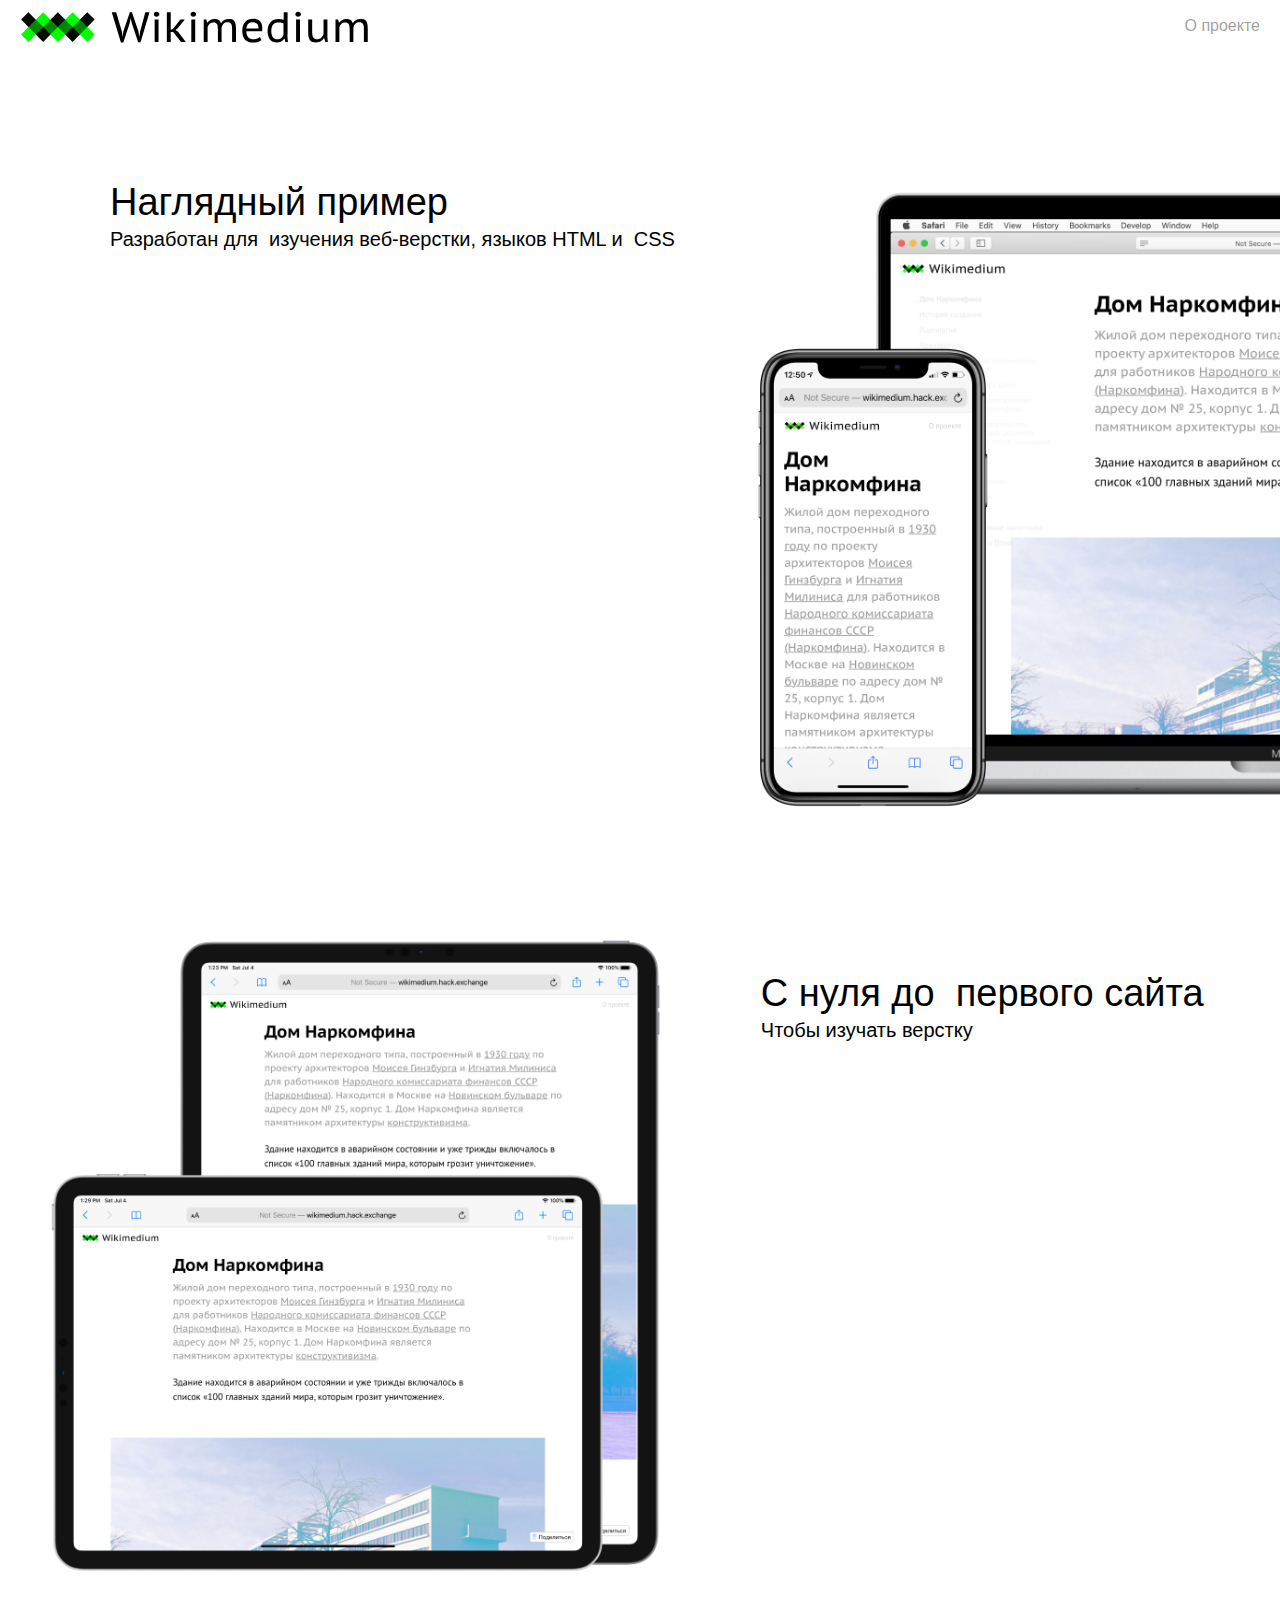
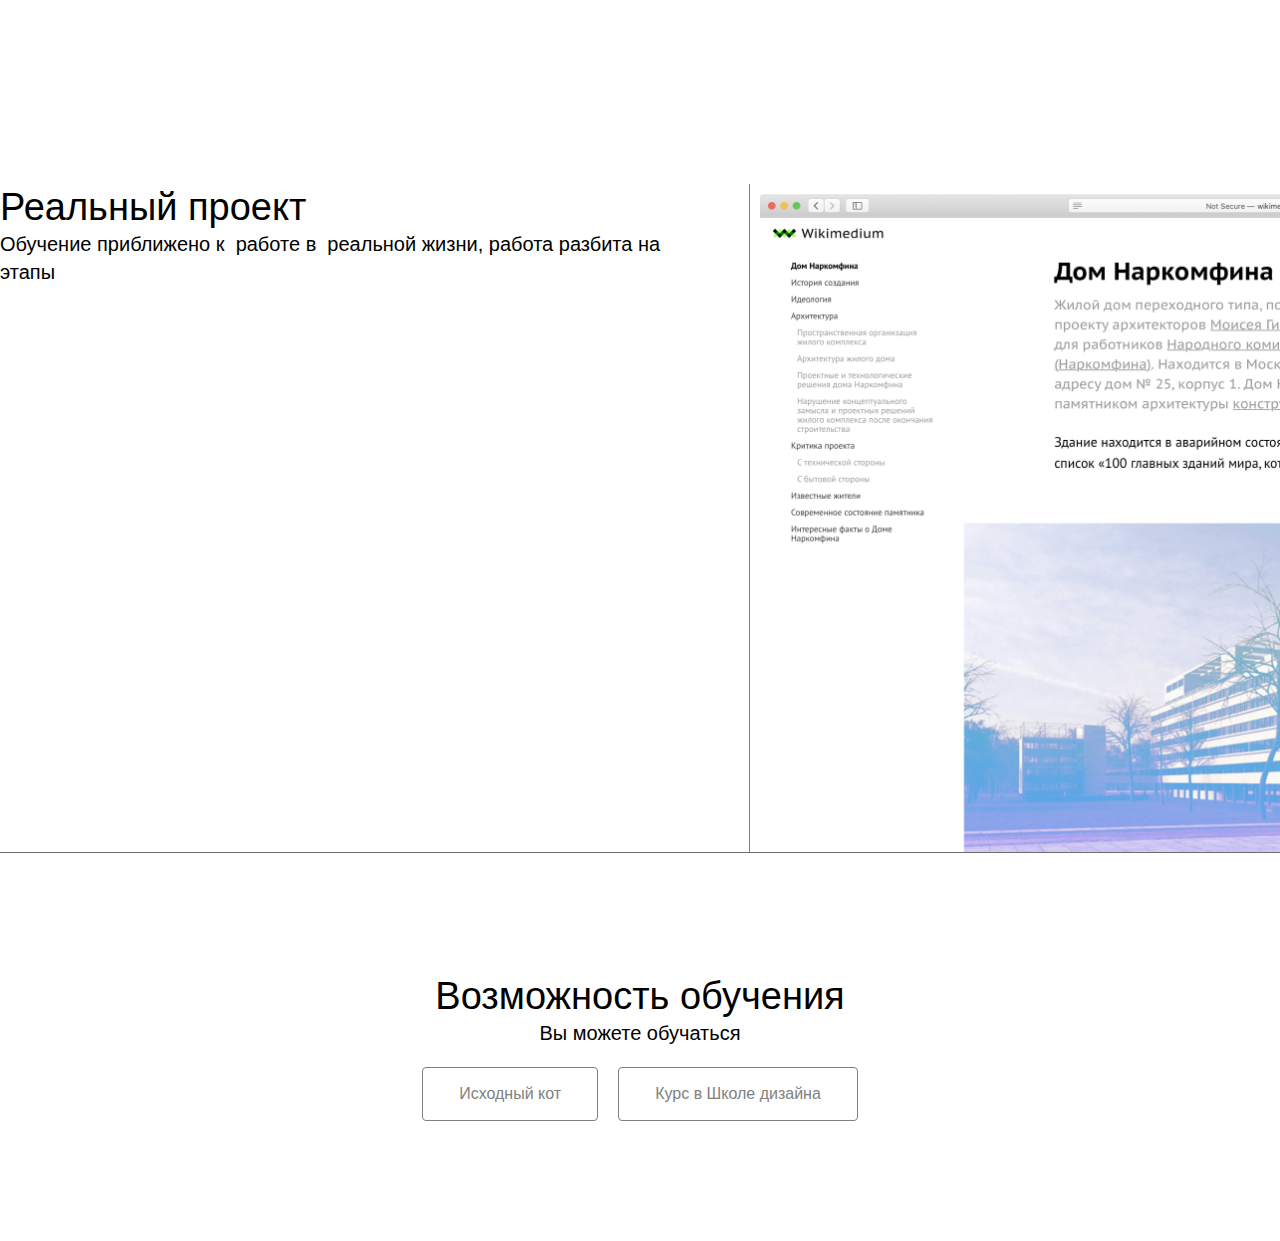
<file: about.html>
<!DOCTYPE html>
<html lang="en">
  <head>
    <meta charset="UTF-8" />
    <meta name="viewport" content="width=device-width, initial-scale=1.0" />
    <title>О проекте</title>
    <link rel="stylesheet" href="Stylesheets/style.css" />
  </head>
  <body id="about">
    <nav class="menubar">
      <a href="domnarkomfina.html">
        <img src="images/logo.svg" alt="" />
      </a>
      <a href="about.html">О проекте</a>
    </nav>

    <section id="firstSection">
      <div>
        <h2>Наглядный пример</h2>
        <p>
          Разработан для&nbsp; изучения веб-верстки, языков HTML и&nbsp; CSS
        </p>
      </div>

      <div>
        <img src="images/about1.png" alt="" />
      </div>
    </section>

    <section id="secondSection">
      <div>
        <img src="images/about2.png" alt="" />
      </div>

      <div>
        <h2>С нуля до&nbsp; первого сайта</h2>
        <p>Чтобы изучать верстку</p>
      </div>
    </section>

    <section id="thirdSection">
      <div>
        <h2>Реальный проект</h2>
        <p>
          Обучение приближено к&nbsp; работе в&nbsp; реальной жизни, работа
          разбита на&nbsp; этапы
        </p>
      </div>

      <div>
        <img src="images/about3.png" alt="" />
      </div>
    </section>

    <section id="fourthSection">
      <h2>Возможность обучения</h2>
      <p>Вы можете обучаться</p>
      <div>
        <a href="https://github.com/tarasbalabaev/domNarkomfina">
          Исходный кот
        </a>
        <a href="https://design.hse.ru/ba/design/programming">
          Курс в Школе дизайна
        </a>
      </div>
    </section>
  </body>
</html>
</file>
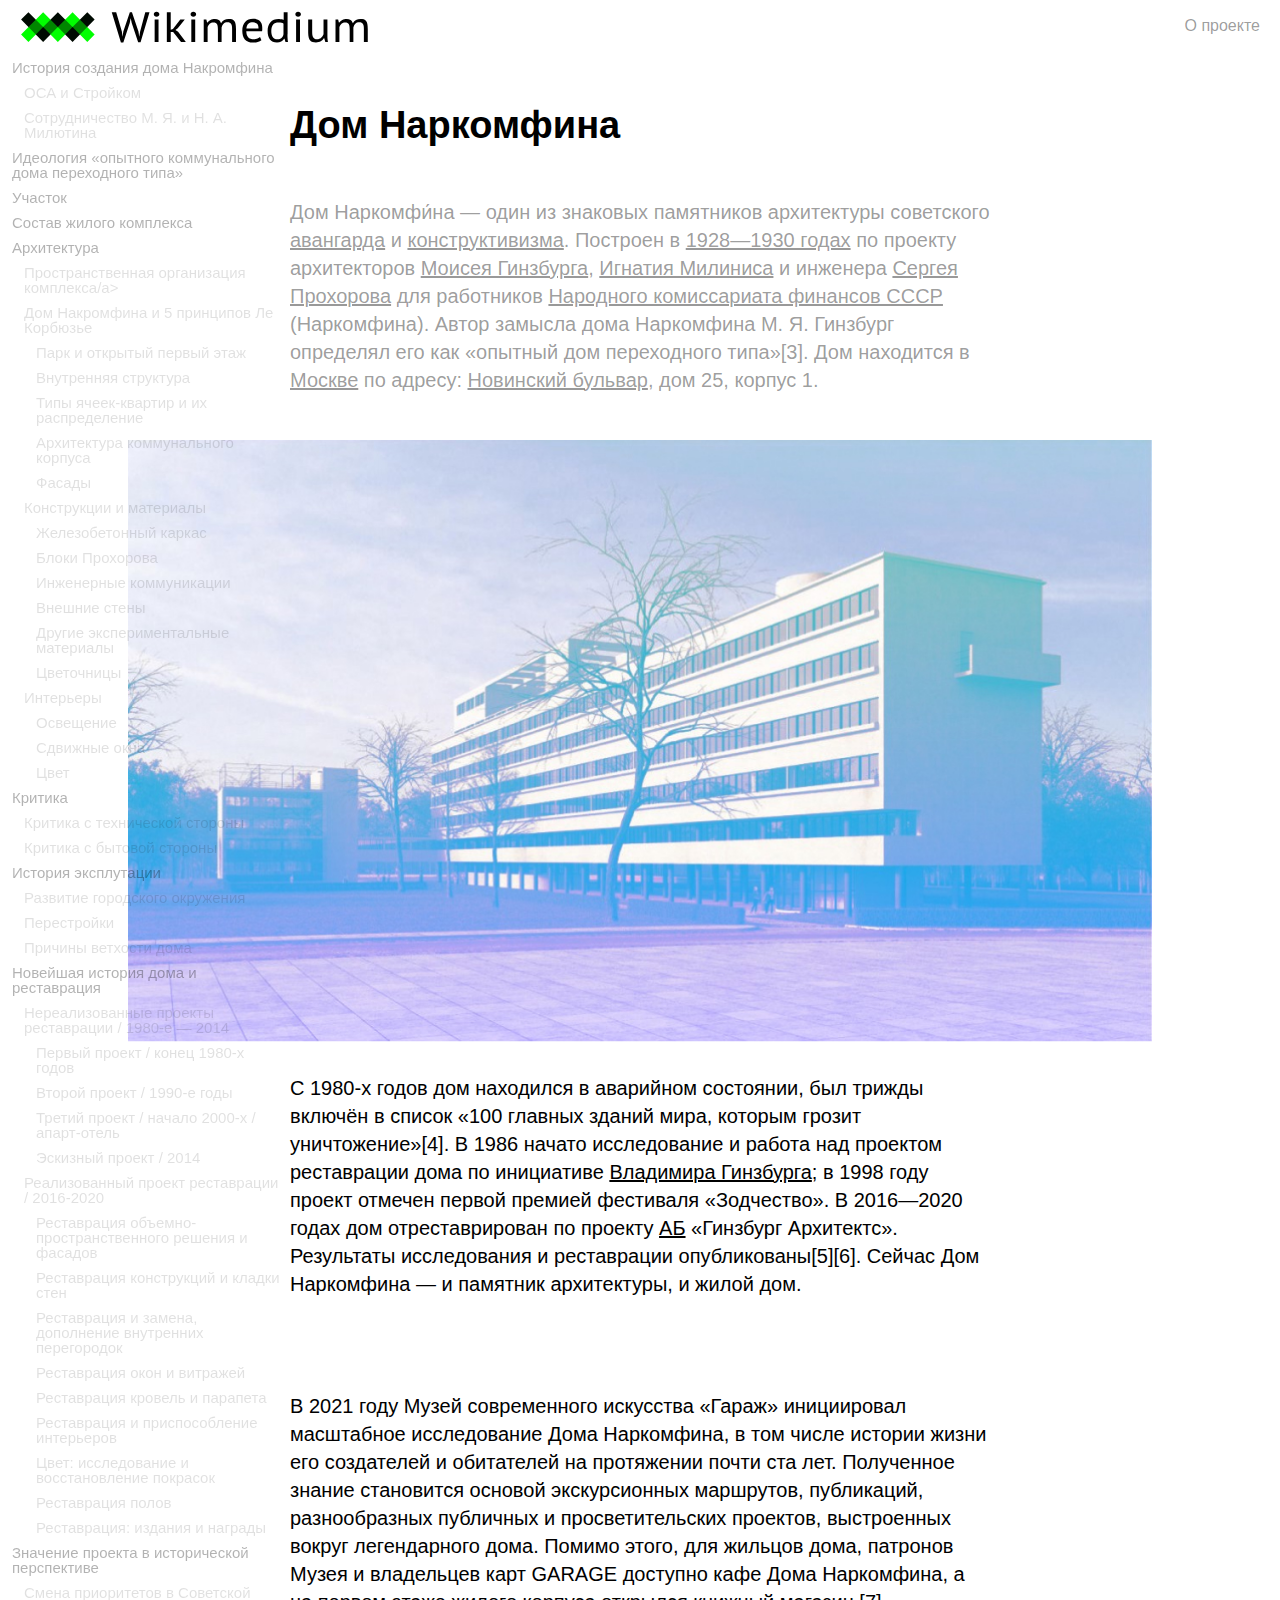
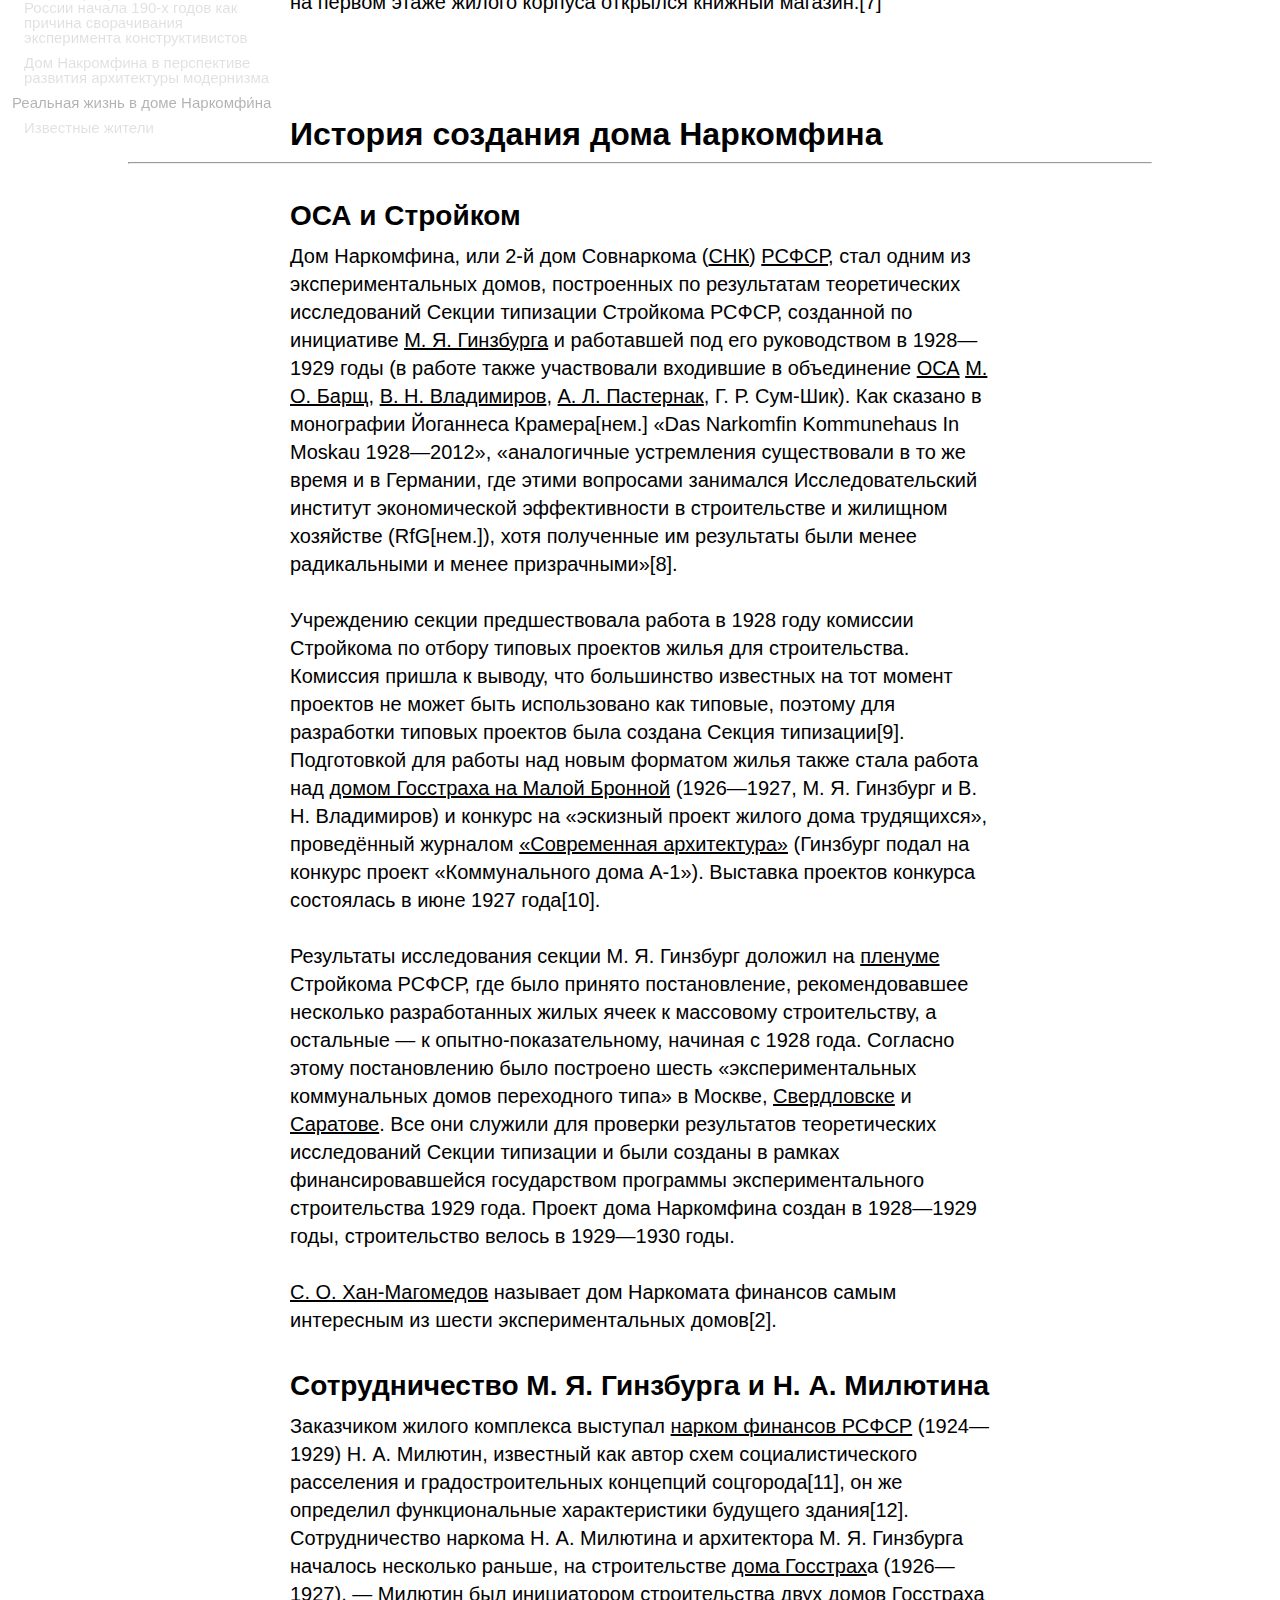
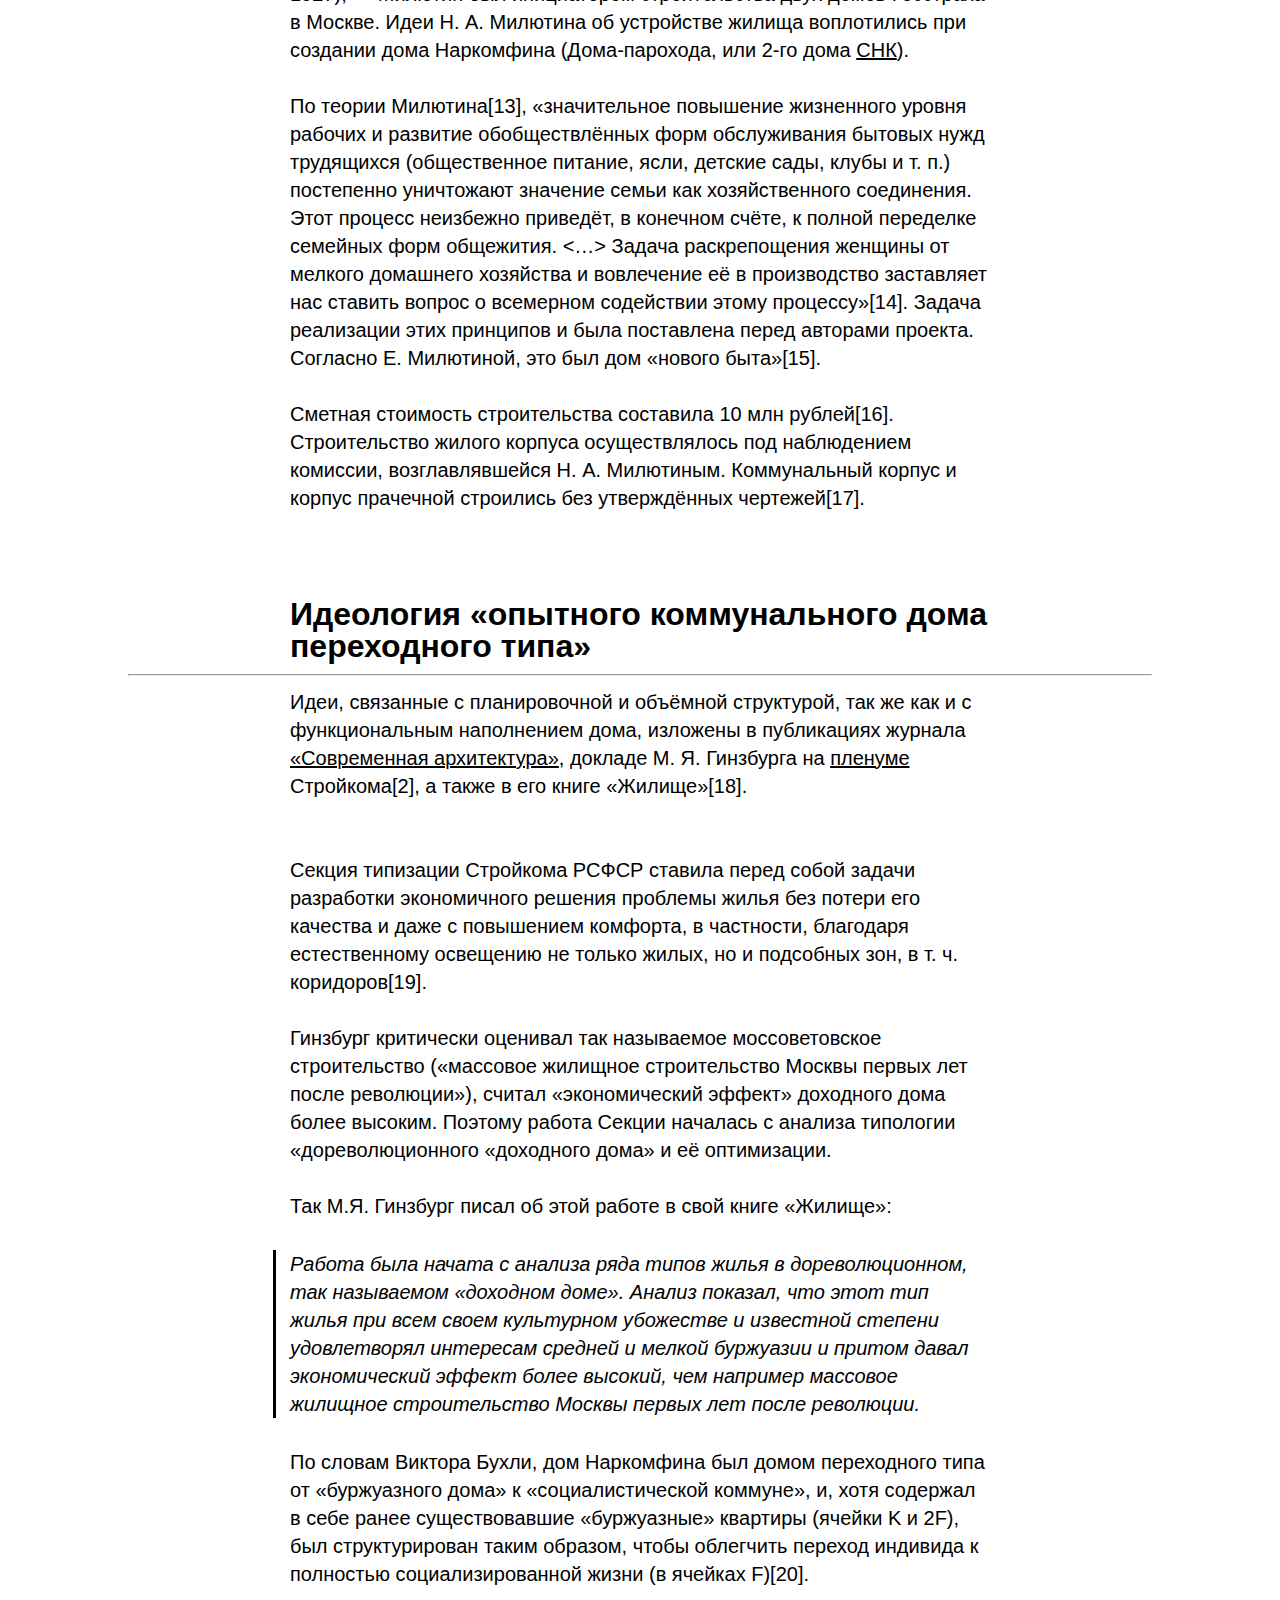
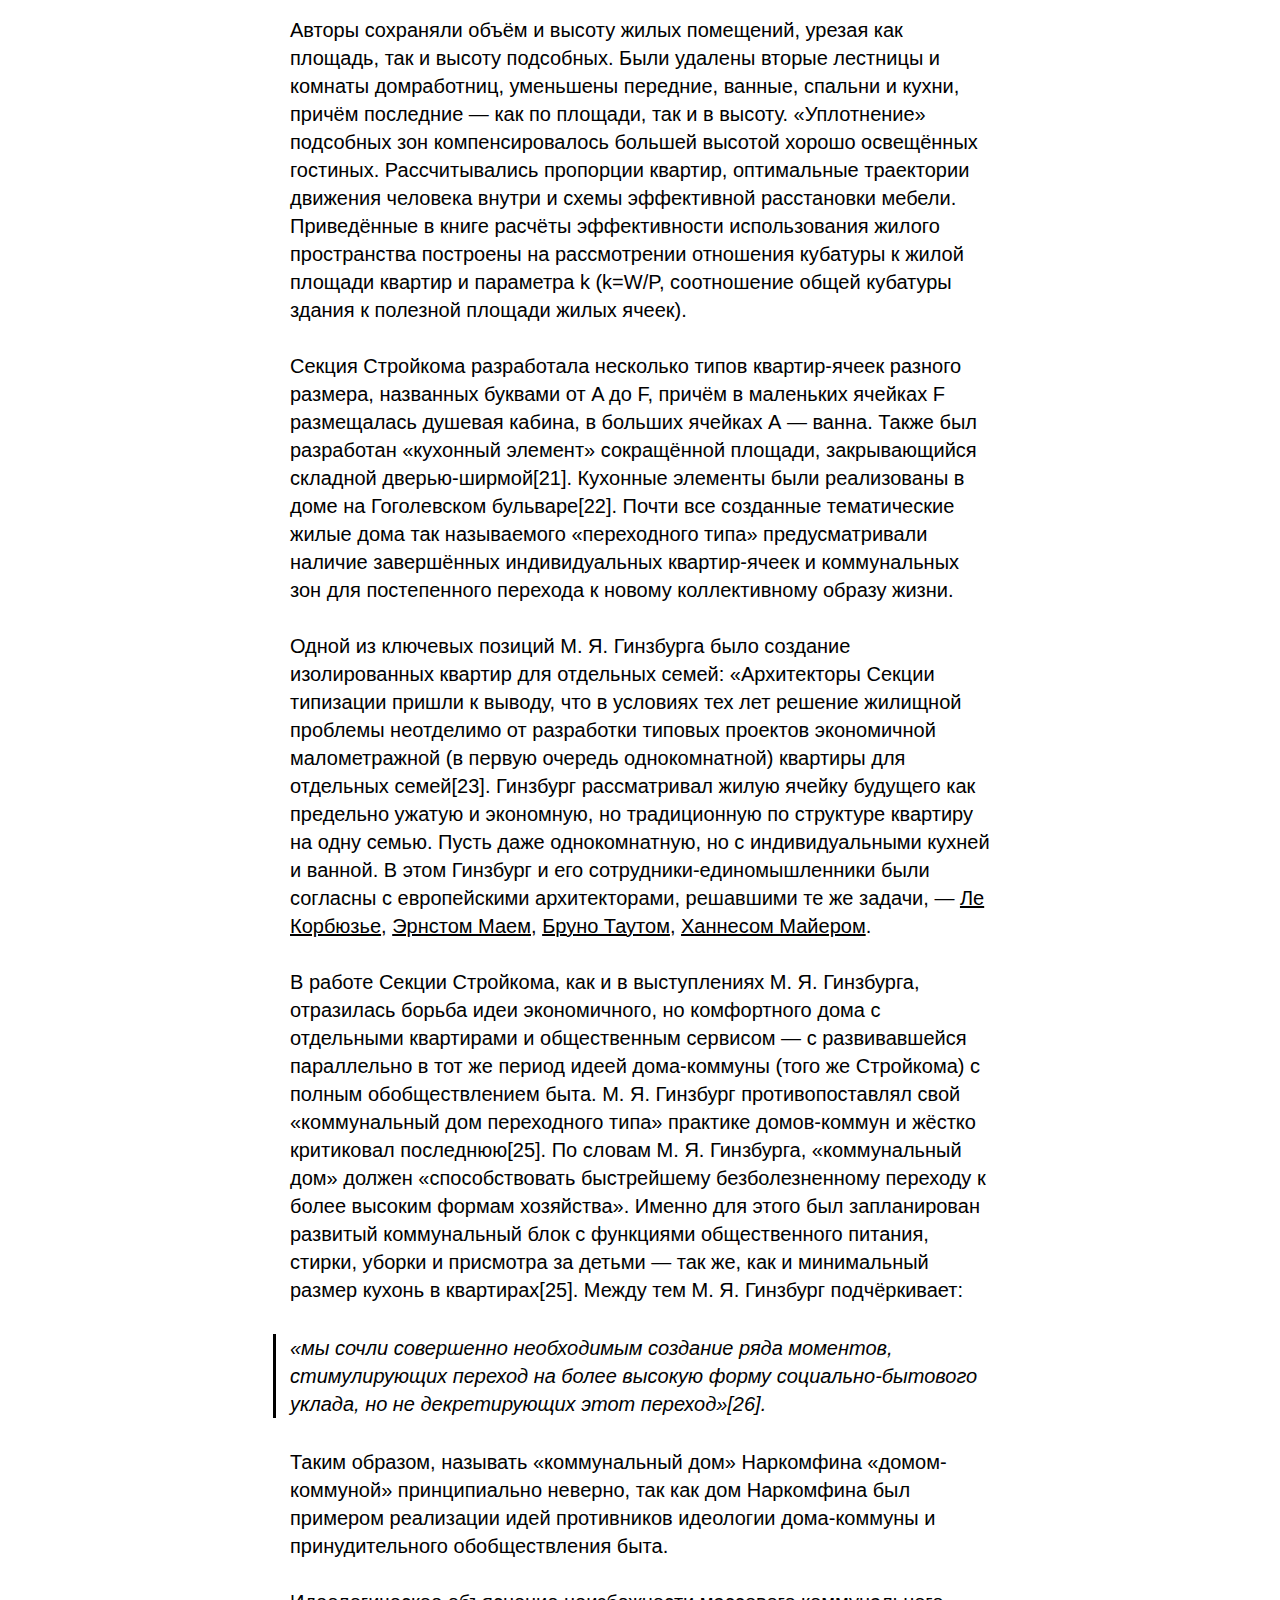
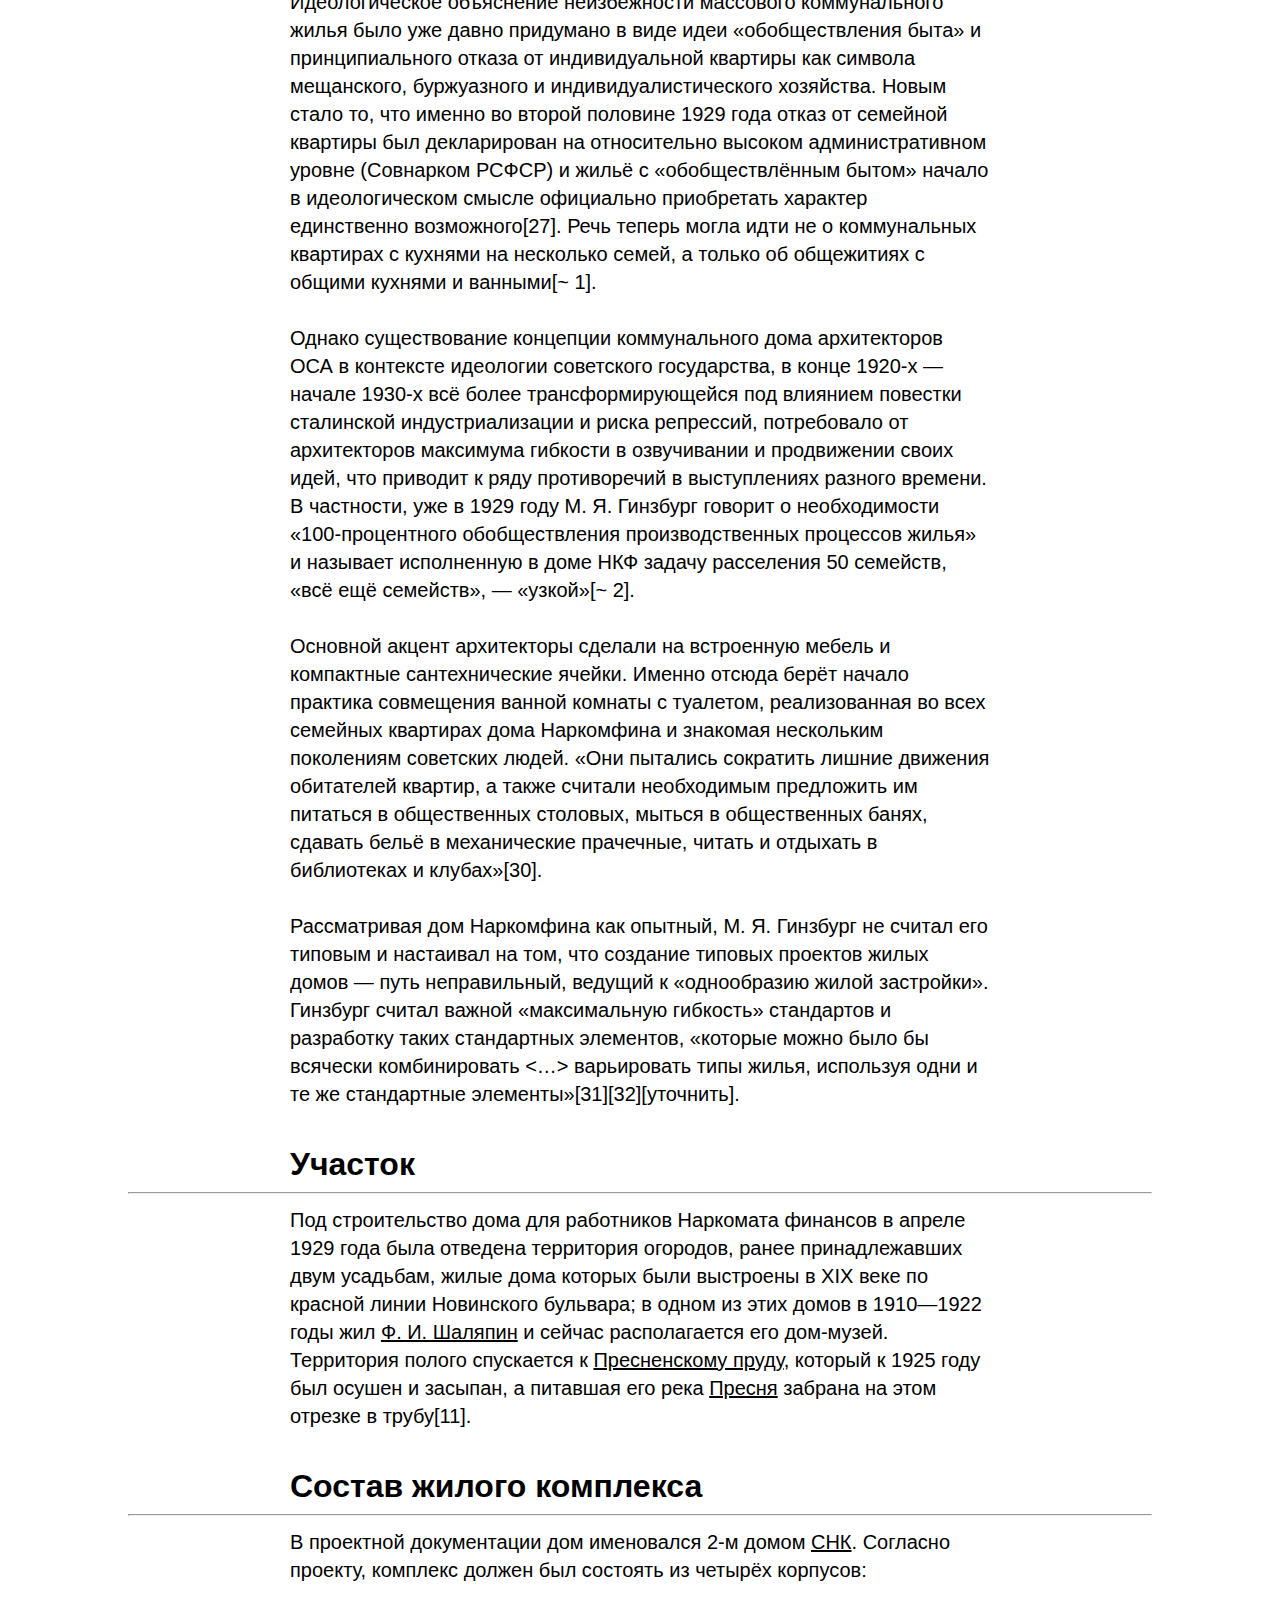
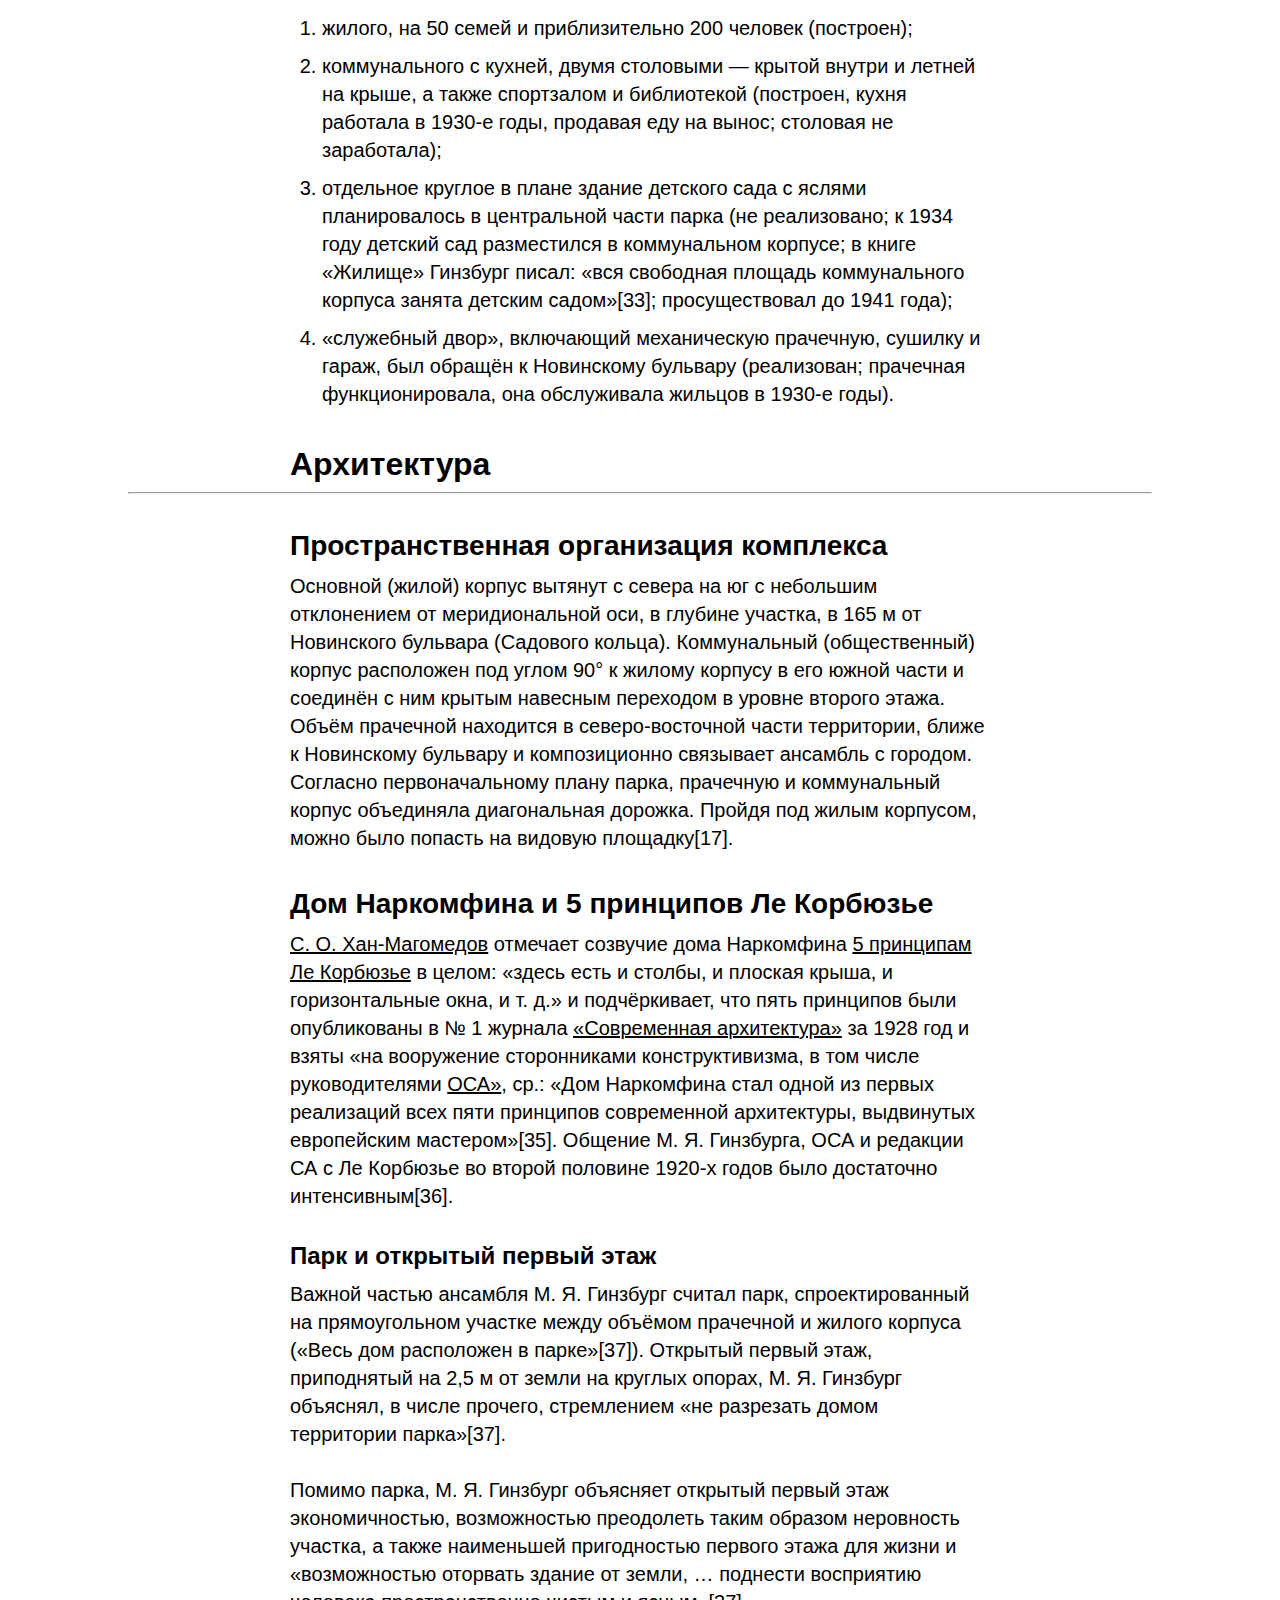
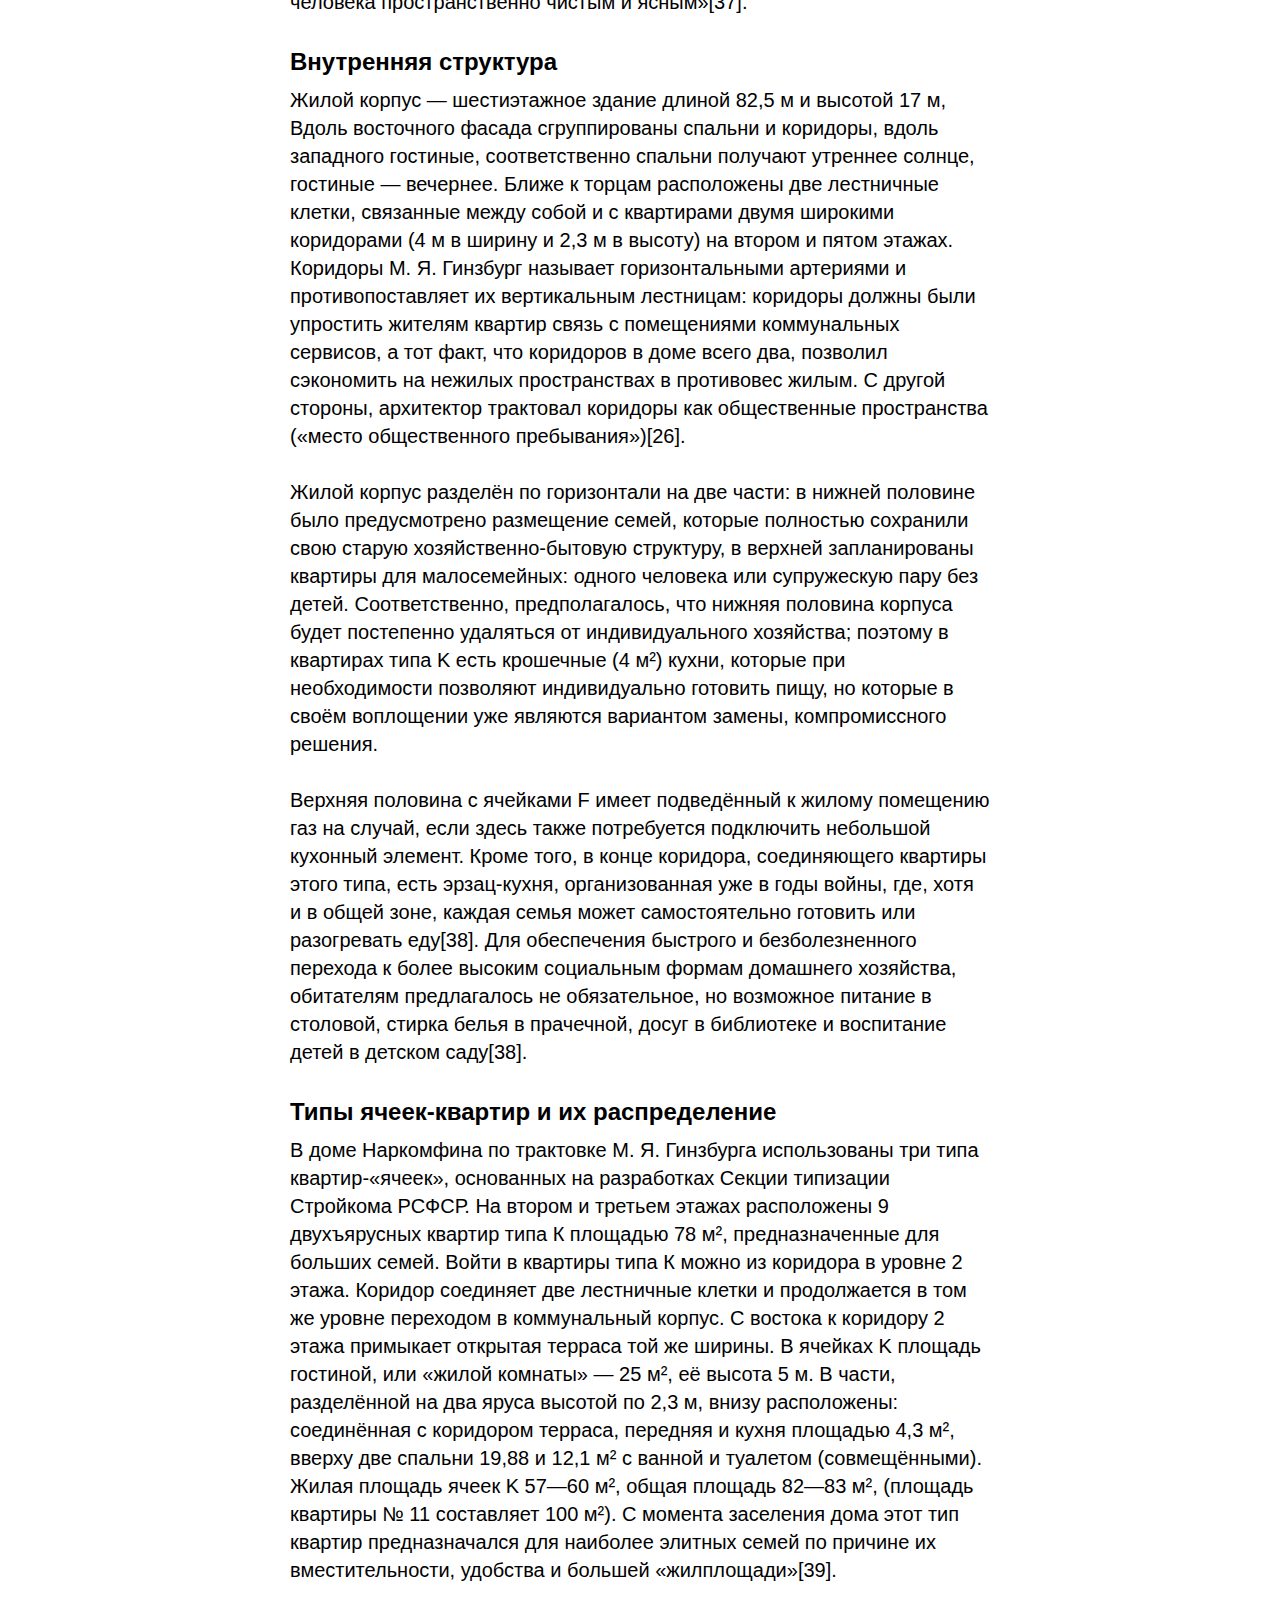
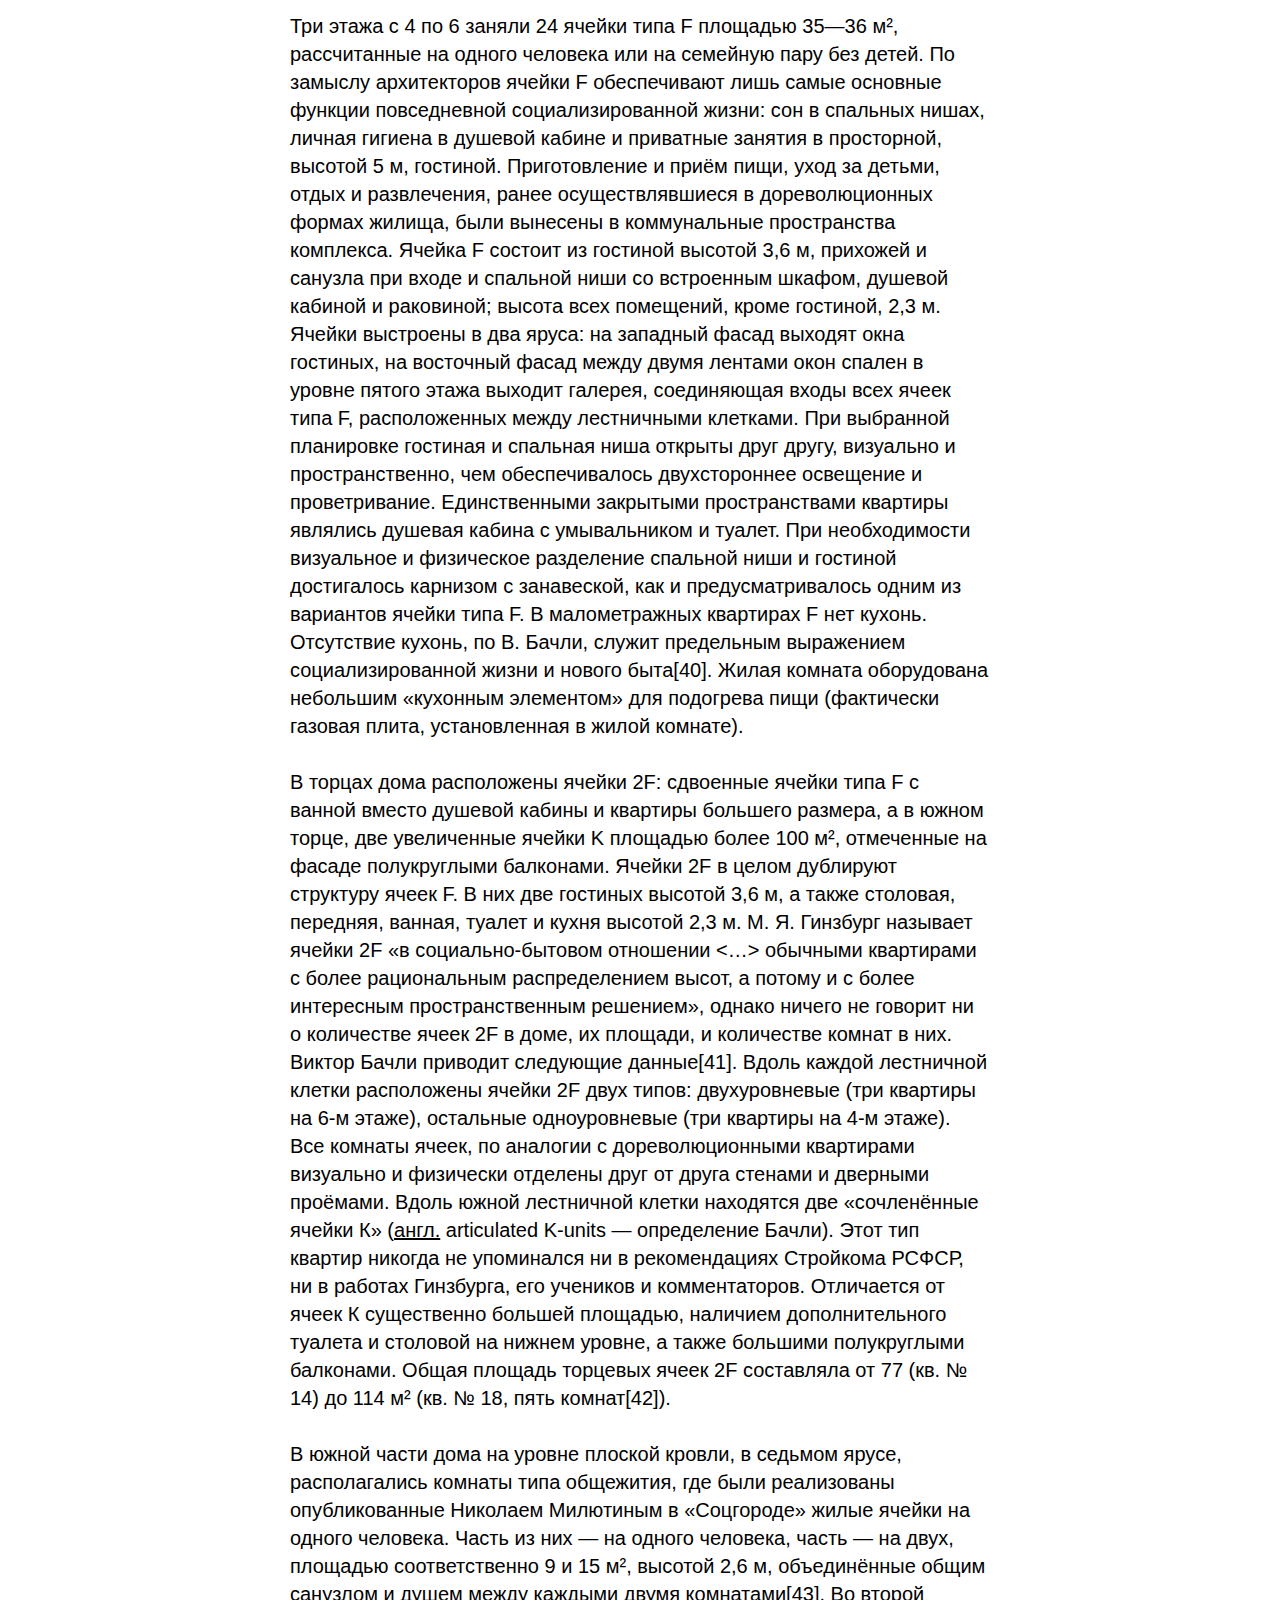
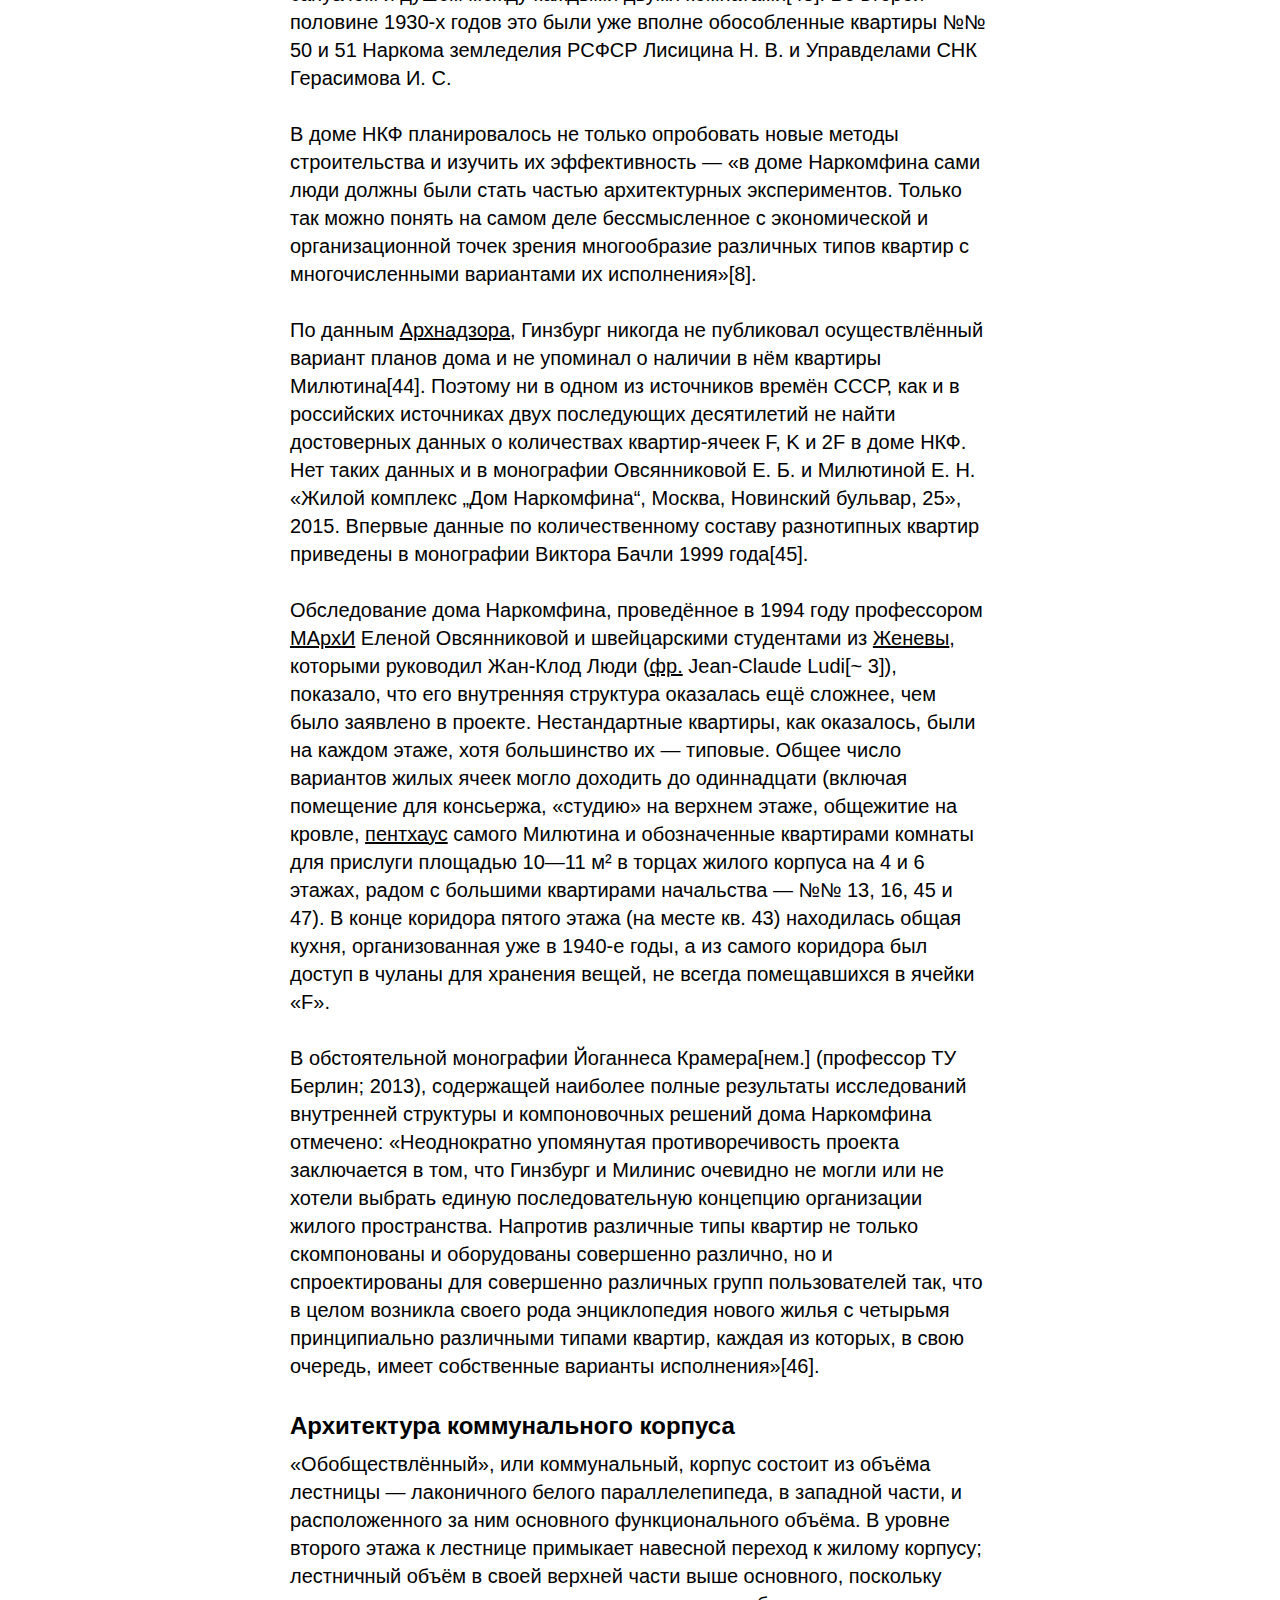
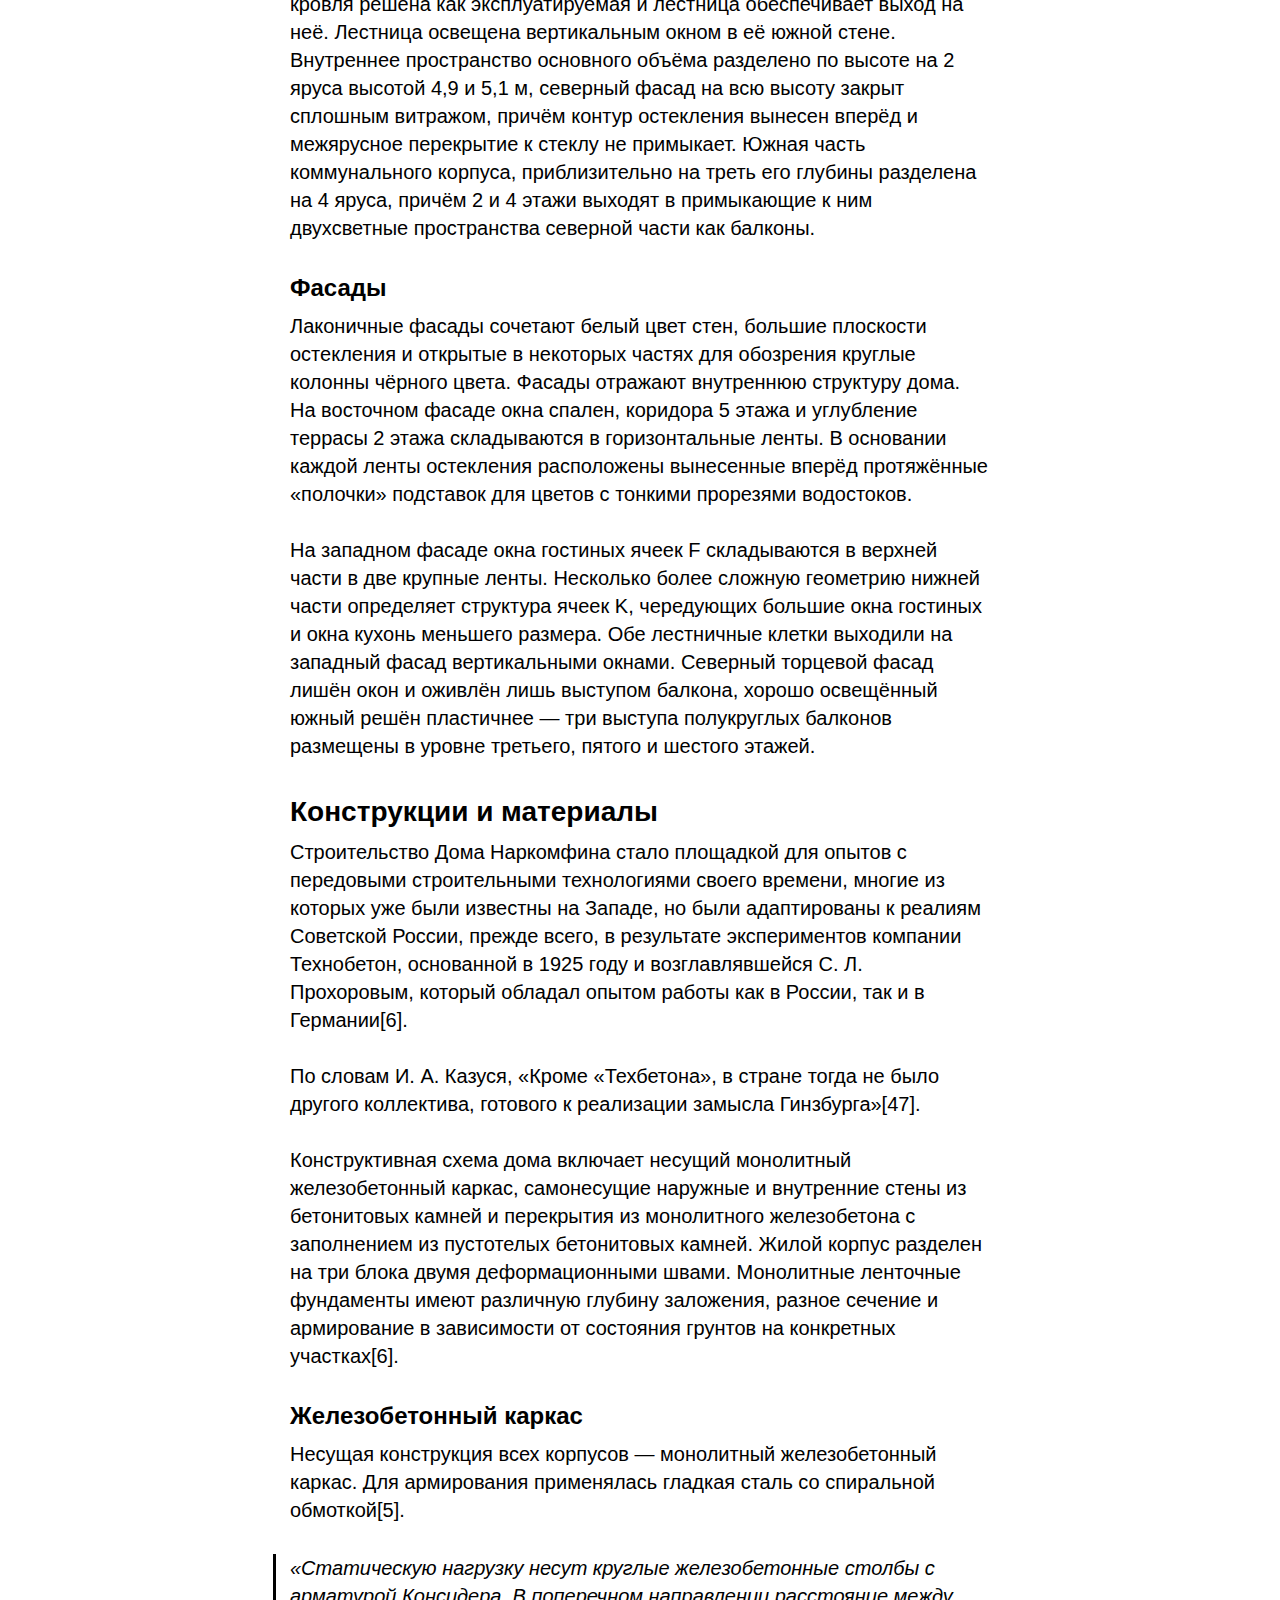
<file: domnarkomfina.html>
<!DOCTYPE html>
<html lang="ru">
<head>
    <meta charset="UTF-8">
    <meta name="viewport" content="width=device-width, initial-scale=1.0">
    <title>Дом Наркомфина</title>
    <link rel="stylesheet" href="Stylesheets/style.css">
</head>
<body>
    <nav class="menubar">
        <a href="domnarkomfina.html">
            <img src="images/logo.svg" alt="">
        </a>
        <a href="about.html">О проекте</a>
    </nav>
    <nav class="sidebar">
        <ol>
        <li>
            <a href="#1">История создания дома Накромфина</a>
            <ol>
                <li><a href="#1_1">ОСА и Стройком</a></li>
                <li><a href="#1_2">Сотрудничество М. Я. и Н. А. Милютина</a></li>
            </ol>
        </li>
        <li><a href="#2">Идеология «опытного коммунального дома переходного типа»</a></li>
        <li><a href="#3">Участок</a></li>
        <li><a href="#4">Состав жилого комплекса</a></li>
        
        <li>
            <a href="#5">Архитектура</a>
            <ol>
                <li><a href="#5_1">Пространственная организация комплекса/a></li>
                <li>
                    <a href="#5_2">Дом Накромфина и 5 принципов Ле Корбюзье</a>
                    <ol>
                        <li><a href="#5_2_1">Парк и открытый первый этаж</a></li>
                        <li><a href="#5_2_2">Внутренняя структура</a></li>
                        <li><a href="#5_2_3">Типы ячеек-квартир и их распределение</a></li>
                        <li><a href="#5_2_4">Архитектура коммунального корпуса</a></li>
                        <li><a href="#5_2_5">Фасады</a></li>
                    </ol>
                </li>
                <li>
                    <a href="#5_3">Конструкции и материалы</a>
                    <ol>
                        <li><a href="#5_3_1">Железобетонный каркас</a></li>
                        <li><a href="#5_3_2">Блоки Прохорова</a></li>
                        <li><a href="#5_3_3">Инженерные коммуникации</a></li>
                        <li><a href="#5_3_4">Внешние стены</a></li>
                        <li><a href="#5_3_5">Другие экспериментальные материалы</a></li>
                        <li><a href="#5_3_6">Цветочницы</a></li>
                    </ol>
                </li>
                <li>
                    <a href="#5_4">Интерьеры</a>
                    <ol>
                        <li><a href="#5_4_1">Освещение</a></li>
                        <li><a href="#5_4_2">Сдвижные окна</a></li>
                        <li><a href="#5_4_3">Цвет</a></li>
                    </ol>
                </li>
            </ol>
        </li>
        <li>
            <a href="#6">Критика</a>
            <ol>
                <li><a href="#6_1">Критика с технической стороны</a></li>
                <li><a href="#6_2">Критика с бытовой стороны</a></li>
            </ol>
        </li>
        <li>
            <a href="#7">История эксплутации</a>
            <ol>
                <li><a href="#7_1">Развитие городского окружения</a></li>
                <li><a href="#7_2">Перестройки</a></li>
                <li><a href="#7_3">Причины ветхости дома</a></li>
            </ol>
        </li>
        <li>
            <a href="#8">Новейшая история дома и реставрация</a>
            <ol>
                <li>
                    <a href="#8_1">Нереализованные проекты реставрации / 1980-е — 2014</a>
                    <ol>
                        <li><a href="#8_1_1">Первый проект / конец 1980-х годов</a></li>
                        <li><a href="#8_1_2">Второй проект / 1990-е годы</a></li>
                        <li><a href="#8_1_3">Третий проект / начало 2000-х / апарт-отель</a></li>
                        <li><a href="#8_1_4">Эскизный проект / 2014</a></li>
                    </ol>
                </li>
                <li>
                    <a href="#8_2">Реализованный проект реставрации / 2016-2020</a>
                    <ol>
                        <li><a href="#8_2_1">Реставрация объемно-пространственного решения и фасадов</a></li>
                        <li><a href="#8_2_2">Реставрация конструкций и кладки стен</a></li>
                        <li><a href="#8_2_3">Реставрация и замена, дополнение внутренних перегородок</a></li>
                        <li><a href="#8_2_4">Реставрация окон и витражей</a></li>
                        <li><a href="#8_2_5">Реставрация кровель и парапета</a></li>
                        <li><a href="#8_2_6">Реставрация и приспособление интерьеров</a></li>
                        <li><a href="#8_2_7">Цвет: исследование и восстановление покрасок</a></li>
                        <li><a href="#8_2_8">Реставрация полов</a></li>
                        <li><a href="#8_2_9">Реставрация: издания и награды</a></li>
                    </ol>
                </li>
            </ol>
        </li>
        <li>
            <a href="#9">Значение проекта в исторической перспективе</a>
            <ol>
                <li><a href="#9_1">Смена приоритетов в Советской России начала 190-х годов как причина сворачивания эксперимента конструктивистов</a></li>
                <li><a href="#9_2">Дом Накромфина в перспективе развития архитектуры модернизма</a></li>
            </ol>
        </li>
        <li>
            <a href="#10">Реальная жизнь в доме Наркомфи́на</a>
            <ol>
                <li><a href="#10_1">Известные жители</a></li>
            </ol>
        </li>
    </ol>
    </nav>
    <h1>Дом Наркомфина</h1>
    <p>Дом Наркомфи́на — один из знаковых памятников архитектуры советского <a href="https://ru.wikipedia.org/wiki/%D0%90%D0%B2%D0%B0%D0%BD%D0%B3%D0%B0%D1%80%D0%B4_(%D0%B8%D1%81%D0%BA%D1%83%D1%81%D1%81%D1%82%D0%B2%D0%BE)">авангарда</a> и <a href="https://ru.wikipedia.org/wiki/%D0%9A%D0%BE%D0%BD%D1%81%D1%82%D1%80%D1%83%D0%BA%D1%82%D0%B8%D0%B2%D0%B8%D0%B7%D0%BC_(%D0%B8%D1%81%D0%BA%D1%83%D1%81%D1%81%D1%82%D0%B2%D0%BE)">конструктивизма</a>. Построен в <a href="https://ru.wikipedia.org/wiki/1930_%D0%B3%D0%BE%D0%B4">1928—1930 годах</a> по проекту архитекторов <a href="https://ru.wikipedia.org/wiki/%D0%93%D0%B8%D0%BD%D0%B7%D0%B1%D1%83%D1%80%D0%B3,_%D0%9C%D0%BE%D0%B8%D1%81%D0%B5%D0%B9_%D0%AF%D0%BA%D0%BE%D0%B2%D0%BB%D0%B5%D0%B2%D0%B8%D1%87">Моисея Гинзбурга</a>, <a href="https://ru.wikipedia.org/wiki/%D0%9C%D0%B8%D0%BB%D0%B8%D0%BD%D0%B8%D1%81,_%D0%98%D0%B3%D0%BD%D0%B0%D1%82%D0%B8%D0%B9_%D0%A4%D1%80%D0%B0%D0%BD%D1%86%D0%B5%D0%B2%D0%B8%D1%87">Игнатия Милиниса</a> и инженера <a href="https://ru.wikipedia.org/wiki/%D0%A1%D0%B5%D1%80%D0%B3%D0%B5%D0%B9_%D0%9B%D1%8C%D0%B2%D0%BE%D0%B2%D0%B8%D1%87_%D0%9F%D1%80%D0%BE%D1%85%D0%BE%D1%80%D0%BE%D0%B2">Сергея Прохорова</a> для работников <a href="https://ru.wikipedia.org/wiki/%D0%9D%D0%B0%D1%80%D0%BE%D0%B4%D0%BD%D1%8B%D0%B9_%D0%BA%D0%BE%D0%BC%D0%B8%D1%81%D1%81%D0%B0%D1%80%D0%B8%D0%B0%D1%82_%D1%84%D0%B8%D0%BD%D0%B0%D0%BD%D1%81%D0%BE%D0%B2_%D0%A1%D0%A1%D0%A1%D0%A0">Народного комиссариата финансов СССР</a> (Наркомфина). Автор замысла дома Наркомфина М. Я. Гинзбург определял его как «опытный дом переходного типа»[3]. Дом находится в <a href="https://ru.wikipedia.org/wiki/%D0%9C%D0%BE%D1%81%D0%BA%D0%B2%D0%B0">Москве</a> по адресу: <a href="https://ru.wikipedia.org/wiki/%D0%9D%D0%BE%D0%B2%D0%B8%D0%BD%D1%81%D0%BA%D0%B8%D0%B9_%D0%B1%D1%83%D0%BB%D1%8C%D0%B2%D0%B0%D1%80">Новинский бульвар</a>, дом 25, корпус 1.</p> <br>
    <img src="images/narkomfin.jpg" alt="Дом"> <br>
    <br><p>С 1980-х годов дом находился в аварийном состоянии, был трижды включён в список «100 главных зданий мира, которым грозит уничтожение»[4]. В 1986 начато исследование и работа над проектом реставрации дома по инициативе <a href="https://ru.wikipedia.org/wiki/%D0%93%D0%B8%D0%BD%D0%B7%D0%B1%D1%83%D1%80%D0%B3,_%D0%92%D0%BB%D0%B0%D0%B4%D0%B8%D0%BC%D0%B8%D1%80_%D0%9C%D0%BE%D0%B8%D1%81%D0%B5%D0%B5%D0%B2%D0%B8%D1%87">Владимира Гинзбурга</a>; в 1998 году проект отмечен первой премией фестиваля «Зодчество». В 2016—2020 годах дом отреставрирован по проекту <a href="https://ru.wikipedia.org/wiki/%D0%90%D1%80%D1%85%D0%B8%D1%82%D0%B5%D0%BA%D1%82%D1%83%D1%80%D0%BD%D0%BE%D0%B5_%D0%B1%D1%8E%D1%80%D0%BE">АБ</a> «Гинзбург Архитектс». Результаты исследования и реставрации опубликованы[5][6]. Сейчас Дом Наркомфина — и памятник архитектуры, и жилой дом.</p><br> 
    <br><br>
    <br><p>В 2021 году Музей современного искусства «Гараж» инициировал масштабное исследование Дома Наркомфина, в том числе истории жизни его создателей и обитателей на протяжении почти ста лет. Полученное знание становится основой экскурсионных маршрутов, публикаций, разнообразных публичных и просветительских проектов, выстроенных вокруг легендарного дома. Помимо этого, для жильцов дома, патронов Музея и владельцев карт GARAGE доступно кафе Дома Наркомфина, а на первом этаже жилого корпуса открылся книжный магазин.[7]</p> <br>
    <br>

    <h2 id="1">История создания дома Наркомфина</h2>
    <hr>
    <h3 id="1_1">ОСА и Стройком</h3>
    <p>Дом Наркомфина, или 2-й дом Совнаркома (<a href="https://ru.wikipedia.org/wiki/%D0%A1%D0%BE%D0%B2%D0%B5%D1%82_%D0%BD%D0%B0%D1%80%D0%BE%D0%B4%D0%BD%D1%8B%D1%85_%D0%BA%D0%BE%D0%BC%D0%B8%D1%81%D1%81%D0%B0%D1%80%D0%BE%D0%B2">СНК</a>) <a href="https://ru.wikipedia.org/wiki/%D0%A0%D0%BE%D1%81%D1%81%D0%B8%D0%B9%D1%81%D0%BA%D0%B0%D1%8F_%D0%A1%D0%BE%D0%B2%D0%B5%D1%82%D1%81%D0%BA%D0%B0%D1%8F_%D0%A4%D0%B5%D0%B4%D0%B5%D1%80%D0%B0%D1%82%D0%B8%D0%B2%D0%BD%D0%B0%D1%8F_%D0%A1%D0%BE%D1%86%D0%B8%D0%B0%D0%BB%D0%B8%D1%81%D1%82%D0%B8%D1%87%D0%B5%D1%81%D0%BA%D0%B0%D1%8F_%D0%A0%D0%B5%D1%81%D0%BF%D1%83%D0%B1%D0%BB%D0%B8%D0%BA%D0%B0">РСФСР</a>, стал одним из экспериментальных домов, построенных по результатам теоретических исследований Секции типизации Стройкома РСФСР, созданной по инициативе <a href="https://ru.wikipedia.org/wiki/%D0%93%D0%B8%D0%BD%D0%B7%D0%B1%D1%83%D1%80%D0%B3,_%D0%9C%D0%BE%D0%B8%D1%81%D0%B5%D0%B9_%D0%AF%D0%BA%D0%BE%D0%B2%D0%BB%D0%B5%D0%B2%D0%B8%D1%87">М. Я. Гинзбурга</a> и работавшей под его руководством в 1928—1929 годы (в работе также участвовали входившие в объединение <a href="https://ru.wikipedia.org/wiki/%D0%9E%D0%B1%D1%8A%D0%B5%D0%B4%D0%B8%D0%BD%D0%B5%D0%BD%D0%B8%D0%B5_%D1%81%D0%BE%D0%B2%D1%80%D0%B5%D0%BC%D0%B5%D0%BD%D0%BD%D1%8B%D1%85_%D0%B0%D1%80%D1%85%D0%B8%D1%82%D0%B5%D0%BA%D1%82%D0%BE%D1%80%D0%BE%D0%B2">ОСА</a> <a href="https://ru.wikipedia.org/wiki/%D0%91%D0%B0%D1%80%D1%89,_%D0%9C%D0%B8%D1%85%D0%B0%D0%B8%D0%BB_%D0%9E%D1%81%D0%B8%D0%BF%D0%BE%D0%B2%D0%B8%D1%87">М. О. Барщ</a>, <a href="https://ru.wikipedia.org/wiki/%D0%92%D0%BB%D0%B0%D0%B4%D0%B8%D0%BC%D0%B8%D1%80%D0%BE%D0%B2,_%D0%92%D1%8F%D1%87%D0%B5%D1%81%D0%BB%D0%B0%D0%B2_%D0%9D%D0%B8%D0%BA%D0%BE%D0%BB%D0%B0%D0%B5%D0%B2%D0%B8%D1%87">В. Н. Владимиров</a>, <a href="https://ru.wikipedia.org/wiki/%D0%9F%D0%B0%D1%81%D1%82%D0%B5%D1%80%D0%BD%D0%B0%D0%BA,_%D0%90%D0%BB%D0%B5%D0%BA%D1%81%D0%B0%D0%BD%D0%B4%D1%80_%D0%9B%D0%B5%D0%BE%D0%BD%D0%B8%D0%B4%D0%BE%D0%B2%D0%B8%D1%87">А. Л. Пастернак</a>, Г. Р. Сум-Шик). Как сказано в монографии Йоганнеса Крамера[нем.] «Das Narkomfin Kommunehaus In Moskau 1928—2012», <i>«аналогичные устремления существовали в то же время и в Германии, где этими вопросами занимался Исследовательский институт экономической эффективности в строительстве и жилищном хозяйстве (RfG[нем.]), хотя полученные им результаты были менее радикальными и менее призрачными»[8].</i> <br> <br>

Учреждению секции предшествовала работа в 1928 году комиссии Стройкома по отбору типовых проектов жилья для строительства. Комиссия пришла к выводу, что большинство известных на тот момент проектов не может быть использовано как типовые, поэтому для разработки типовых проектов была создана Секция типизации[9]. Подготовкой для работы над новым форматом жилья также стала работа над <a href="https://ru.wikipedia.org/wiki/%D0%96%D0%B8%D0%BB%D0%BE%D0%B9_%D0%B4%D0%BE%D0%BC_%D0%93%D0%BE%D1%81%D1%81%D1%82%D1%80%D0%B0%D1%85%D0%B0_%D0%BD%D0%B0_%D0%9C%D0%B0%D0%BB%D0%BE%D0%B9_%D0%91%D1%80%D0%BE%D0%BD%D0%BD%D0%BE%D0%B9">домом Госстраха на Малой Бронной</a> (1926—1927, М. Я. Гинзбург и В. Н. Владимиров) и конкурс на «эскизный проект жилого дома трудящихся», проведённый журналом <a href="https://ru.wikipedia.org/wiki/%D0%A1%D0%BE%D0%B2%D1%80%D0%B5%D0%BC%D0%B5%D0%BD%D0%BD%D0%B0%D1%8F_%D0%B0%D1%80%D1%85%D0%B8%D1%82%D0%B5%D0%BA%D1%82%D1%83%D1%80%D0%B0_(%D0%B6%D1%83%D1%80%D0%BD%D0%B0%D0%BB)">«Современная архитектура»</a> (Гинзбург подал на конкурс проект «Коммунального дома А-1»). Выставка проектов конкурса состоялась в июне 1927 года[10]. <br> <br>

Результаты исследования секции М. Я. Гинзбург доложил на <a href="https://ru.wikipedia.org/wiki/%D0%9F%D0%BB%D0%B5%D0%BD%D0%B0%D1%80%D0%BD%D0%BE%D0%B5_%D0%B7%D0%B0%D1%81%D0%B5%D0%B4%D0%B0%D0%BD%D0%B8%D0%B5">пленуме</a> Стройкома РСФСР, где было принято постановление, рекомендовавшее несколько разработанных жилых ячеек к массовому строительству, а остальные — к опытно-показательному, начиная с 1928 года. Согласно этому постановлению было построено шесть «экспериментальных коммунальных домов переходного типа» в Москве, <a href="https://ru.wikipedia.org/wiki/%D0%95%D0%BA%D0%B0%D1%82%D0%B5%D1%80%D0%B8%D0%BD%D0%B1%D1%83%D1%80%D0%B3">Свердловске</a> и <a href="https://ru.wikipedia.org/wiki/%D0%A1%D0%B0%D1%80%D0%B0%D1%82%D0%BE%D0%B2">Саратове</a>. Все они служили для проверки результатов теоретических исследований Секции типизации и были созданы в рамках финансировавшейся государством программы экспериментального строительства 1929 года. Проект дома Наркомфина создан в 1928—1929 годы, строительство велось в 1929—1930 годы. <br> <br>

<a href="https://ru.wikipedia.org/wiki/%D0%A5%D0%B0%D0%BD-%D0%9C%D0%B0%D0%B3%D0%BE%D0%BC%D0%B5%D0%B4%D0%BE%D0%B2,_%D0%A1%D0%B5%D0%BB%D0%B8%D0%BC_%D0%9E%D0%BC%D0%B0%D1%80%D0%BE%D0%B2%D0%B8%D1%87">С. О. Хан-Магомедов</a> называет дом Наркомата финансов самым интересным из шести экспериментальных домов[2].</p>
    
    <h3 id="1_2">Сотрудничество М. Я. Гинзбурга и Н. А. Милютина</h3>
    <p>Заказчиком жилого комплекса выступал <a href="https://ru.wikipedia.org/wiki/%D0%9D%D0%B0%D1%80%D0%BE%D0%B4%D0%BD%D1%8B%D0%B9_%D0%BA%D0%BE%D0%BC%D0%B8%D1%81%D1%81%D0%B0%D1%80%D0%B8%D0%B0%D1%82_%D1%84%D0%B8%D0%BD%D0%B0%D0%BD%D1%81%D0%BE%D0%B2_%D0%A0%D0%A1%D0%A4%D0%A1%D0%A0">нарком финансов РСФСР</a> (1924—1929) Н. А. Милютин, известный как автор схем социалистического расселения и градостроительных концепций соцгорода[11], он же определил функциональные характеристики будущего здания[12]. Сотрудничество наркома Н. А. Милютина и архитектора М. Я. Гинзбурга началось несколько раньше, на строительстве <a href="https://ru.wikipedia.org/wiki/%D0%96%D0%B8%D0%BB%D0%BE%D0%B9_%D0%B4%D0%BE%D0%BC_%D0%93%D0%BE%D1%81%D1%81%D1%82%D1%80%D0%B0%D1%85%D0%B0_%D0%BD%D0%B0_%D0%9C%D0%B0%D0%BB%D0%BE%D0%B9_%D0%91%D1%80%D0%BE%D0%BD%D0%BD%D0%BE%D0%B9">дома Госстрах</a>а (1926—1927), — Милютин был инициатором строительства двух домов Госстраха в Москве. Идеи Н. А. Милютина об устройстве жилища воплотились при создании дома Наркомфина (Дома-парохода, или 2-го дома <a href="https://ru.wikipedia.org/wiki/%D0%A1%D0%BE%D0%B2%D0%B5%D1%82_%D0%BD%D0%B0%D1%80%D0%BE%D0%B4%D0%BD%D1%8B%D1%85_%D0%BA%D0%BE%D0%BC%D0%B8%D1%81%D1%81%D0%B0%D1%80%D0%BE%D0%B2">СНК</a>). <br> <br>

По теории Милютина[13], «значительное повышение жизненного уровня рабочих и развитие обобществлённых форм обслуживания бытовых нужд трудящихся (общественное питание, ясли, детские сады, клубы и т. п.) постепенно уничтожают значение семьи как хозяйственного соединения. Этот процесс неизбежно приведёт, в конечном счёте, к полной переделке семейных форм общежития. <…> Задача раскрепощения женщины от мелкого домашнего хозяйства и вовлечение её в производство заставляет нас ставить вопрос о всемерном содействии этому процессу»[14].

Задача реализации этих принципов и была поставлена перед авторами проекта. Согласно Е. Милютиной, это был дом «нового быта»[15]. <br> <br>

Сметная стоимость строительства составила 10 млн рублей[16]. Строительство жилого корпуса осуществлялось под наблюдением комиссии, возглавлявшейся Н. А. Милютиным. Коммунальный корпус и корпус прачечной строились без утверждённых чертежей[17].</p> <br>

    <h2 id="2">Идеология «опытного коммунального дома переходного типа»</h2>
    <hr>
    <p>Идеи, связанные с планировочной и объёмной структурой, так же как и с функциональным наполнением дома, изложены в публикациях журнала <a href="https://ru.wikipedia.org/wiki/%D0%A1%D0%BE%D0%B2%D1%80%D0%B5%D0%BC%D0%B5%D0%BD%D0%BD%D0%B0%D1%8F_%D0%B0%D1%80%D1%85%D0%B8%D1%82%D0%B5%D0%BA%D1%82%D1%83%D1%80%D0%B0_(%D0%B6%D1%83%D1%80%D0%BD%D0%B0%D0%BB)">«Современная архитектура»</a>, докладе М. Я. Гинзбурга на <a href="https://ru.wikipedia.org/wiki/%D0%9F%D0%BB%D0%B5%D0%BD%D0%B0%D1%80%D0%BD%D0%BE%D0%B5_%D0%B7%D0%B0%D1%81%D0%B5%D0%B4%D0%B0%D0%BD%D0%B8%D0%B5">пленуме</a> Стройкома[2], а также в его книге «Жилище»[18]. <br> <br>
       <br>
Секция типизации Стройкома РСФСР ставила перед собой задачи разработки экономичного решения проблемы жилья без потери его качества и даже с повышением комфорта, в частности, благодаря естественному освещению не только жилых, но и подсобных зон, в т. ч. коридоров[19]. <br> <br>

Гинзбург критически оценивал так называемое моссоветовское строительство («массовое жилищное строительство Москвы первых лет после революции»), считал «экономический эффект» доходного дома более высоким. Поэтому работа Секции началась с анализа типологии «дореволюционного «доходного дома» и её оптимизации. <br> <br>

Так М.Я. Гинзбург писал об этой работе в свой книге «Жилище»:</p>
    <blockquote>Работа была начата с анализа ряда типов жилья в дореволюционном, так называемом «доходном доме». Анализ показал, что этот тип жилья при всем своем культурном убожестве и известной степени удовлетворял интересам средней и мелкой буржуазии и притом давал экономический эффект более высокий, чем например массовое жилищное строительство Москвы первых лет после революции.</blockquote>
    <p>По словам Виктора Бухли, дом Наркомфина был домом переходного типа от «буржуазного дома» к «социалистической коммуне», и, хотя содержал в себе ранее существовавшие «буржуазные» квартиры (ячейки K и 2F), был структурирован таким образом, чтобы облегчить переход индивида к полностью социализированной жизни (в ячейках F)[20]. <br> <br>

Авторы сохраняли объём и высоту жилых помещений, урезая как площадь, так и высоту подсобных. Были удалены вторые лестницы и комнаты домработниц, уменьшены передние, ванные, спальни и кухни, причём последние — как по площади, так и в высоту. «Уплотнение» подсобных зон компенсировалось большей высотой хорошо освещённых гостиных. Рассчитывались пропорции квартир, оптимальные траектории движения человека внутри и схемы эффективной расстановки мебели. Приведённые в книге расчёты эффективности использования жилого пространства построены на рассмотрении отношения кубатуры к жилой площади квартир и параметра k (k=W/P, соотношение общей кубатуры здания к полезной площади жилых ячеек). <br> <br>

Секция Стройкома разработала несколько типов квартир-ячеек разного размера, названных буквами от A до F, причём в маленьких ячейках F размещалась душевая кабина, в больших ячейках А — ванна. Также был разработан «кухонный элемент» сокращённой площади, закрывающийся складной дверью-ширмой[21]. Кухонные элементы были реализованы в доме на Гоголевском бульваре[22]. Почти все созданные тематические жилые дома так называемого «переходного типа» предусматривали наличие завершённых индивидуальных квартир-ячеек и коммунальных зон для постепенного перехода к новому коллективному образу жизни. <br> <br>

Одной из ключевых позиций М. Я. Гинзбурга было создание изолированных квартир для отдельных семей: «Архитекторы Секции типизации пришли к выводу, что в условиях тех лет решение жилищной проблемы неотделимо от разработки типовых проектов экономичной малометражной (в первую очередь однокомнатной) квартиры для отдельных семей[23]. Гинзбург рассматривал жилую ячейку будущего как предельно ужатую и экономную, но традиционную по структуре квартиру на одну семью. Пусть даже однокомнатную, но с индивидуальными кухней и ванной. В этом Гинзбург и его сотрудники-единомышленники были согласны с европейскими архитекторами, решавшими те же задачи, — <a href="https://ru.wikipedia.org/wiki/%D0%9B%D0%B5_%D0%9A%D0%BE%D1%80%D0%B1%D1%8E%D0%B7%D1%8C%D0%B5">Ле Корбюзье</a>, <a href="https://ru.wikipedia.org/wiki/%D0%9C%D0%B0%D0%B9,_%D0%AD%D1%80%D0%BD%D1%81%D1%82">Эрнстом Маем</a>, <a href="https://ru.wikipedia.org/wiki/%D0%A2%D0%B0%D1%83%D1%82,_%D0%91%D1%80%D1%83%D0%BD%D0%BE">Бруно Таутом</a>, <a href="https://ru.wikipedia.org/wiki/%D0%9C%D0%B0%D0%B9%D0%B5%D1%80,_%D0%A5%D0%B0%D0%BD%D0%BD%D0%B5%D1%81">Ханнесом Майером</a>. <br> <br>

В работе Секции Стройкома, как и в выступлениях М. Я. Гинзбурга, отразилась борьба идеи экономичного, но комфортного дома с отдельными квартирами и общественным сервисом — с развивавшейся параллельно в тот же период идеей дома-коммуны (того же Стройкома) с полным обобществлением быта. М. Я. Гинзбург противопоставлял свой «коммунальный дом переходного типа» практике домов-коммун и жёстко критиковал последнюю[25]. По словам М. Я. Гинзбурга, «коммунальный дом» должен «способствовать быстрейшему безболезненному переходу к более высоким формам хозяйства». Именно для этого был запланирован развитый коммунальный блок с функциями общественного питания, стирки, уборки и присмотра за детьми — так же, как и минимальный размер кухонь в квартирах[25]. Между тем М. Я. Гинзбург подчёркивает:</p> 
    <blockquote><i>«мы сочли совершенно необходимым создание ряда моментов, стимулирующих переход на более высокую форму социально-бытового уклада, но не декретирующих этот переход»[26].</i></blockquote>
    <p>Таким образом, называть «коммунальный дом» Наркомфина «домом-коммуной» принципиально неверно, так как дом Наркомфина был примером реализации идей противников идеологии дома-коммуны и принудительного обобществления быта. <br> <br>

Идеологическое объяснение неизбежности массового коммунального жилья было уже давно придумано в виде идеи «обобществления быта» и принципиального отказа от индивидуальной квартиры как символа мещанского, буржуазного и индивидуалистического хозяйства. Новым стало то, что именно во второй половине 1929 года отказ от семейной квартиры был декларирован на относительно высоком административном уровне (Совнарком РСФСР) и жильё с «обобществлённым бытом» начало в идеологическом смысле официально приобретать характер единственно возможного[27]. Речь теперь могла идти не о коммунальных квартирах с кухнями на несколько семей, а только об общежитиях с общими кухнями и ванными[~ 1]. <br> <br>

Однако существование концепции коммунального дома архитекторов ОСА в контексте идеологии советского государства, в конце 1920-х — начале 1930-х всё более трансформирующейся под влиянием повестки сталинской индустриализации и риска репрессий, потребовало от архитекторов максимума гибкости в озвучивании и продвижении своих идей, что приводит к ряду противоречий в выступлениях разного времени. В частности, уже в 1929 году М. Я. Гинзбург говорит о необходимости «100-процентного обобществления производственных процессов жилья» и называет исполненную в доме НКФ задачу расселения 50 семейств, «всё ещё семейств», — «узкой»[~ 2]. <br> <br>

Основной акцент архитекторы сделали на встроенную мебель и компактные сантехнические ячейки. Именно отсюда берёт начало практика совмещения ванной комнаты с туалетом, реализованная во всех семейных квартирах дома Наркомфина и знакомая нескольким поколениям советских людей. «Они пытались сократить лишние движения обитателей квартир, а также считали необходимым предложить им питаться в общественных столовых, мыться в общественных банях, сдавать бельё в механические прачечные, читать и отдыхать в библиотеках и клубах»[30]. <br> <br>

Рассматривая дом Наркомфина как опытный, М. Я. Гинзбург не считал его типовым и настаивал на том, что создание типовых проектов жилых домов — путь неправильный, ведущий к «однообразию жилой застройки». Гинзбург считал важной «максимальную гибкость» стандартов и разработку таких стандартных элементов, «которые можно было бы всячески комбинировать <…> варьировать типы жилья, используя одни и те же стандартные элементы»[31][32][уточнить].</p> 
    
    <h2 id="3">Участок</h2>
    <hr>
    <p>Под строительство дома для работников Наркомата финансов в апреле 1929 года была отведена территория огородов, ранее принадлежавших двум усадьбам, жилые дома которых были выстроены в XIX веке по красной линии Новинского бульвара; в одном из этих домов в 1910—1922 годы жил <a href="https://ru.wikipedia.org/wiki/%D0%A8%D0%B0%D0%BB%D1%8F%D0%BF%D0%B8%D0%BD,_%D0%A4%D1%91%D0%B4%D0%BE%D1%80_%D0%98%D0%B2%D0%B0%D0%BD%D0%BE%D0%B2%D0%B8%D1%87">Ф. И. Шаляпин</a> и сейчас располагается его дом-музей. Территория полого спускается к <a href="https://ru.wikipedia.org/wiki/%D0%9F%D1%80%D0%B5%D1%81%D0%BD%D0%B5%D0%BD%D1%81%D0%BA%D0%B8%D0%B5_%D0%BF%D1%80%D1%83%D0%B4%D1%8B">Пресненскому пруду</a>, который к 1925 году был осушен и засыпан, а питавшая его река <a href="https://ru.wikipedia.org/wiki/%D0%9F%D1%80%D0%B5%D1%81%D0%BD%D1%8F_(%D1%80%D0%B5%D0%BA%D0%B0)">Пресня</a> забрана на этом отрезке в трубу[11].</p>

    <h2 id="4">Состав жилого комплекса</h2>
    <hr>
    <p>
        В проектной документации дом именовался 2-м домом <a href="https://ru.wikipedia.org/wiki/%D0%A1%D0%BE%D0%B2%D0%B5%D1%82_%D0%BD%D0%B0%D1%80%D0%BE%D0%B4%D0%BD%D1%8B%D1%85_%D0%BA%D0%BE%D0%BC%D0%B8%D1%81%D1%81%D0%B0%D1%80%D0%BE%D0%B2">СНК</a>. Согласно проекту, комплекс должен был состоять из четырёх корпусов:
        <ol>
            <li>жилого, на 50 семей и приблизительно 200 человек (построен);</li>
            <li>коммунального с кухней, двумя столовыми — крытой внутри и летней на крыше, а также спортзалом и библиотекой (построен, кухня работала в 1930-е годы, продавая еду на вынос; столовая не заработала);</li>
            <li>отдельное круглое в плане здание детского сада с яслями планировалось в центральной части парка (не реализовано; к 1934 году детский сад разместился в коммунальном корпусе; в книге «Жилище» Гинзбург писал: «вся свободная площадь коммунального корпуса занята детским садом»[33]; просуществовал до 1941 года);</li>
            <li>«служебный двор», включающий механическую прачечную, сушилку и гараж, был обращён к Новинскому бульвару (реализован; прачечная функционировала, она обслуживала жильцов в 1930-е годы).</li>
        </ol>
    </p>


    <h2 id="5">Архитектура</h2>
    <hr>
    
    
    <h3 id="5_1">Пространственная организация комплекса</h3>
    <p>Основной (жилой) корпус вытянут с севера на юг с небольшим отклонением от меридиональной оси, в глубине участка, в 165 м от Новинского бульвара (Садового кольца). Коммунальный (общественный) корпус расположен под углом 90° к жилому корпусу в его южной части и соединён с ним крытым навесным переходом в уровне второго этажа. Объём прачечной находится в северо-восточной части территории, ближе к Новинскому бульвару и композиционно связывает ансамбль с городом. Согласно первоначальному плану парка, прачечную и коммунальный корпус объединяла диагональная дорожка. Пройдя под жилым корпусом, можно было попасть на видовую площадку[17].</p>
    <h3>Дом Наркомфина и 5 принципов Ле Корбюзье</h3>
    <p><a href="https://ru.wikipedia.org/wiki/%D0%A5%D0%B0%D0%BD-%D0%9C%D0%B0%D0%B3%D0%BE%D0%BC%D0%B5%D0%B4%D0%BE%D0%B2,_%D0%A1%D0%B5%D0%BB%D0%B8%D0%BC_%D0%9E%D0%BC%D0%B0%D1%80%D0%BE%D0%B2%D0%B8%D1%87">С. О. Хан-Магомедов</a> отмечает созвучие дома Наркомфина <a href="https://ru.wikipedia.org/wiki/%D0%9F%D1%8F%D1%82%D1%8C_%D0%BE%D1%82%D0%BF%D1%80%D0%B0%D0%B2%D0%BD%D1%8B%D1%85_%D1%82%D0%BE%D1%87%D0%B5%D0%BA_%D1%81%D0%BE%D0%B2%D1%80%D0%B5%D0%BC%D0%B5%D0%BD%D0%BD%D0%BE%D0%B9_%D0%B0%D1%80%D1%85%D0%B8%D1%82%D0%B5%D0%BA%D1%82%D1%83%D1%80%D1%8B">5 принципам Ле Корбюзье</a> в целом: «здесь есть и столбы, и плоская крыша, и горизонтальные окна, и т. д.» и подчёркивает, что пять принципов были опубликованы в № 1 журнала <a href="https://ru.wikipedia.org/wiki/%D0%A1%D0%BE%D0%B2%D1%80%D0%B5%D0%BC%D0%B5%D0%BD%D0%BD%D0%B0%D1%8F_%D0%B0%D1%80%D1%85%D0%B8%D1%82%D0%B5%D0%BA%D1%82%D1%83%D1%80%D0%B0_(%D0%B6%D1%83%D1%80%D0%BD%D0%B0%D0%BB)">«Современная архитектура»</a> за 1928 год и взяты «на вооружение сторонниками конструктивизма, в том числе руководителями <a href="https://ru.wikipedia.org/wiki/%D0%9E%D0%B1%D1%8A%D0%B5%D0%B4%D0%B8%D0%BD%D0%B5%D0%BD%D0%B8%D0%B5_%D1%81%D0%BE%D0%B2%D1%80%D0%B5%D0%BC%D0%B5%D0%BD%D0%BD%D1%8B%D1%85_%D0%B0%D1%80%D1%85%D0%B8%D1%82%D0%B5%D0%BA%D1%82%D0%BE%D1%80%D0%BE%D0%B2">ОСА»</a>, ср.: «Дом Наркомфина стал одной из первых реализаций всех пяти принципов современной архитектуры, выдвинутых европейским мастером»[35]. Общение М. Я. Гинзбурга, ОСА и редакции СА с Ле Корбюзье во второй половине 1920-х годов было достаточно интенсивным[36].</p>
    
    <h4 id="5_1_1">Парк и открытый первый этаж</h4>
    <p>Важной частью ансамбля М. Я. Гинзбург считал парк, спроектированный на прямоугольном участке между объёмом прачечной и жилого корпуса («Весь дом расположен в парке»[37]). Открытый первый этаж, приподнятый на 2,5 м от земли на круглых опорах, М. Я. Гинзбург объяснял, в числе прочего, стремлением «не разрезать домом территории парка»[37]. <br> <br>

Помимо парка, М. Я. Гинзбург объясняет открытый первый этаж экономичностью, возможностью преодолеть таким образом неровность участка, а также наименьшей пригодностью первого этажа для жизни и «возможностью оторвать здание от земли, … поднести восприятию человека пространственно чистым и ясным»[37].</p>

    <h4 id="5_1_2">Внутренняя структура</h4>
    <p>Жилой корпус — шестиэтажное здание длиной 82,5 м и высотой 17 м, Вдоль восточного фасада сгруппированы спальни и коридоры, вдоль западного гостиные, соответственно спальни получают утреннее солнце, гостиные — вечернее. Ближе к торцам расположены две лестничные клетки, связанные между собой и с квартирами двумя широкими коридорами (4 м в ширину и 2,3 м в высоту) на втором и пятом этажах. Коридоры М. Я. Гинзбург называет горизонтальными артериями и противопоставляет их вертикальным лестницам: коридоры должны были упростить жителям квартир связь с помещениями коммунальных сервисов, а тот факт, что коридоров в доме всего два, позволил сэкономить на нежилых пространствах в противовес жилым. С другой стороны, архитектор трактовал коридоры как общественные пространства («место общественного пребывания»)[26]. <br> <br>

Жилой корпус разделён по горизонтали на две части: в нижней половине было предусмотрено размещение семей, которые полностью сохранили свою старую хозяйственно-бытовую структуру, в верхней запланированы квартиры для малосемейных: одного человека или супружескую пару без детей. Соответственно, предполагалось, что нижняя половина корпуса будет постепенно удаляться от индивидуального хозяйства; поэтому в квартирах типа K есть крошечные (4 м²) кухни, которые при необходимости позволяют индивидуально готовить пищу, но которые в своём воплощении уже являются вариантом замены, компромиссного решения. <br> <br>

Верхняя половина с ячейками F имеет подведённый к жилому помещению газ на случай, если здесь также потребуется подключить небольшой кухонный элемент. Кроме того, в конце коридора, соединяющего квартиры этого типа, есть эрзац-кухня, организованная уже в годы войны, где, хотя и в общей зоне, каждая семья может самостоятельно готовить или разогревать еду[38]. Для обеспечения быстрого и безболезненного перехода к более высоким социальным формам домашнего хозяйства, обитателям предлагалось не обязательное, но возможное питание в столовой, стирка белья в прачечной, досуг в библиотеке и воспитание детей в детском саду[38].</p>
    <h4 id="5_1_3">Типы ячеек-квартир и их распределение</h4>
    <p>В доме Наркомфина по трактовке М. Я. Гинзбурга использованы три типа квартир-«ячеек», основанных на разработках Секции типизации Стройкома РСФСР. На втором и третьем этажах расположены 9 двухъярусных квартир <b>типа К</b> площадью 78 м², предназначенные для больших семей. Войти в квартиры типа К можно из коридора в уровне 2 этажа. Коридор соединяет две лестничные клетки и продолжается в том же уровне переходом в коммунальный корпус. С востока к коридору 2 этажа примыкает открытая терраса той же ширины. В <b>ячейках K</b> площадь гостиной, или «жилой комнаты» — 25 м², её высота 5 м. В части, разделённой на два яруса высотой по 2,3 м, внизу расположены: соединённая с коридором терраса, передняя и кухня площадью 4,3 м², вверху две спальни 19,88 и 12,1 м² с ванной и туалетом (совмещёнными). Жилая площадь ячеек K 57—60 м², общая площадь 82—83 м², (площадь квартиры № 11 составляет 100 м²). С момента заселения дома этот тип квартир предназначался для наиболее элитных семей по причине их вместительности, удобства и большей «жилплощади»[39]. <br> <br>

Три этажа с 4 по 6 заняли 24 ячейки <b>типа F</b> площадью 35—36 м², рассчитанные на одного человека или на семейную пару без детей. По замыслу архитекторов ячейки F обеспечивают лишь самые основные функции повседневной социализированной жизни: сон в спальных нишах, личная гигиена в душевой кабине и приватные занятия в просторной, высотой 5 м, гостиной. Приготовление и приём пищи, уход за детьми, отдых и развлечения, ранее осуществлявшиеся в дореволюционных формах жилища, были вынесены в коммунальные пространства комплекса. Ячейка F состоит из гостиной высотой 3,6 м, прихожей и санузла при входе и спальной ниши со встроенным шкафом, душевой кабиной и раковиной; высота всех помещений, кроме гостиной, 2,3 м. Ячейки выстроены в два яруса: на западный фасад выходят окна гостиных, на восточный фасад между двумя лентами окон спален в уровне пятого этажа выходит галерея, соединяющая входы всех ячеек типа F, расположенных между лестничными клетками. При выбранной планировке гостиная и спальная ниша открыты друг другу, визуально и пространственно, чем обеспечивалось двухстороннее освещение и проветривание. Единственными закрытыми пространствами квартиры являлись душевая кабина с умывальником и туалет. При необходимости визуальное и физическое разделение спальной ниши и гостиной достигалось карнизом с занавеской, как и предусматривалось одним из вариантов ячейки <b>типа F</b>. В малометражных квартирах F нет кухонь. Отсутствие кухонь, по В. Бачли, служит предельным выражением социализированной жизни и нового быта[40]. Жилая комната оборудована небольшим «кухонным элементом» для подогрева пищи (фактически газовая плита, установленная в жилой комнате). <br> <br>

В торцах дома расположены <b>ячейки 2F</b>: сдвоенные ячейки типа F с ванной вместо душевой кабины и квартиры большего размера, а в южном торце, две <b>увеличенные ячейки K</b> площадью более 100 м², отмеченные на фасаде полукруглыми балконами. Ячейки 2F в целом дублируют структуру ячеек F. В них две гостиных высотой 3,6 м, а также столовая, передняя, ванная, туалет и кухня высотой 2,3 м. М. Я. Гинзбург называет ячейки 2F «в социально-бытовом отношении <…> обычными квартирами с более рациональным распределением высот, а потому и с более интересным пространственным решением», однако ничего не говорит ни о количестве ячеек 2F в доме, их площади, и количестве комнат в них. Виктор Бачли приводит следующие данные[41]. Вдоль каждой лестничной клетки расположены ячейки 2F двух типов: двухуровневые (три квартиры на 6-м этаже), остальные одноуровневые (три квартиры на 4-м этаже). Все комнаты ячеек, по аналогии с дореволюционными квартирами визуально и физически отделены друг от друга стенами и дверными проёмами. Вдоль южной лестничной клетки находятся две <i>«сочленённые ячейки К»</i> (<a href="https://ru.wikipedia.org/wiki/%D0%90%D0%BD%D0%B3%D0%BB%D0%B8%D0%B9%D1%81%D0%BA%D0%B8%D0%B9_%D1%8F%D0%B7%D1%8B%D0%BA">англ.</a> <i>articulated K-units</i> — определение Бачли). Этот тип квартир никогда не упоминался ни в рекомендациях Стройкома РСФСР, ни в работах Гинзбурга, его учеников и комментаторов. Отличается от ячеек К существенно большей площадью, наличием дополнительного туалета и столовой на нижнем уровне, а также большими полукруглыми балконами. Общая площадь торцевых <b>ячеек 2F</b> составляла от 77 (кв. № 14) до 114 м² (кв. № 18, пять комнат[42]). <br> <br>

В южной  части дома на уровне плоской кровли, в седьмом ярусе, располагались комнаты типа общежития, где были реализованы опубликованные Николаем Милютиным в «Соцгороде» жилые ячейки на одного человека. Часть из них — на одного человека, часть — на двух, площадью соответственно 9 и 15 м², высотой 2,6 м, объединённые общим санузлом и душем между каждыми двумя комнатами[43]. Во второй половине 1930-х годов это были уже вполне обособленные квартиры №№ 50 и 51 Наркома земледелия РСФСР Лисицина Н. В. и Управделами СНК Герасимова И. С. <br> <br>

В доме НКФ планировалось не только опробовать новые методы строительства и изучить их эффективность — «<i>в доме Наркомфина сами люди должны были стать частью архитектурных экспериментов. Только так можно понять на самом деле бессмысленное с экономической и организационной точек зрения многообразие различных типов квартир с многочисленными вариантами их исполнения»[8]</i>. <br> <br>

По данным <a href="https://ru.wikipedia.org/wiki/%D0%90%D1%80%D1%85%D0%BD%D0%B0%D0%B4%D0%B7%D0%BE%D1%80">Архнадзора</a>, Гинзбург никогда не публиковал осуществлённый вариант планов дома и не упоминал о наличии в нём квартиры Милютина[44]. Поэтому ни в одном из источников времён СССР, как и в российских источниках двух последующих десятилетий не найти достоверных данных о количествах квартир-ячеек F, K и 2F в доме НКФ. Нет таких данных и в монографии Овсянниковой Е. Б. и Милютиной Е. Н. «Жилой комплекс „Дом Наркомфина“, Москва, Новинский бульвар, 25», 2015. Впервые данные по количественному составу разнотипных квартир приведены в монографии Виктора Бачли 1999 года[45]. <br> <br>

Обследование дома Наркомфина, проведённое в 1994 году профессором <a href="https://ru.wikipedia.org/wiki/%D0%9C%D0%BE%D1%81%D0%BA%D0%BE%D0%B2%D1%81%D0%BA%D0%B8%D0%B9_%D0%B0%D1%80%D1%85%D0%B8%D1%82%D0%B5%D0%BA%D1%82%D1%83%D1%80%D0%BD%D1%8B%D0%B9_%D0%B8%D0%BD%D1%81%D1%82%D0%B8%D1%82%D1%83%D1%82">МАрхИ</a> Еленой Овсянниковой и швейцарскими студентами из <a href="https://ru.wikipedia.org/wiki/%D0%96%D0%B5%D0%BD%D0%B5%D0%B2%D0%B0">Женевы</a>, которыми руководил Жан-Клод Люди (<a href="https://ru.wikipedia.org/wiki/%D0%A4%D1%80%D0%B0%D0%BD%D1%86%D1%83%D0%B7%D1%81%D0%BA%D0%B8%D0%B9_%D1%8F%D0%B7%D1%8B%D0%BA">фр.</a> <i>Jean-Claude Ludi[~ 3]</i>), показало, что его внутренняя структура оказалась ещё сложнее, чем было заявлено в проекте. Нестандартные квартиры, как оказалось, были на каждом этаже, хотя большинство их — типовые. Общее число вариантов жилых ячеек могло доходить до одиннадцати (включая помещение для консьержа, «студию» на верхнем этаже, общежитие на кровле, <a href="https://ru.wikipedia.org/wiki/%D0%9F%D0%B5%D0%BD%D1%82%D1%85%D0%B0%D1%83%D1%81">пентхаус</a> самого Милютина и обозначенные квартирами комнаты для прислуги площадью 10—11 м² в торцах жилого корпуса на 4 и 6 этажах, радом с большими квартирами начальства — №№ 13, 16, 45 и 47). В конце коридора пятого этажа (на месте кв. 43) находилась общая кухня, организованная уже в 1940-е годы, а из самого коридора был доступ в чуланы для хранения вещей, не всегда помещавшихся в ячейки «F». <br> <br>

В обстоятельной монографии Йоганнеса Крамера[нем.] (профессор ТУ Берлин; 2013), содержащей наиболее полные результаты исследований внутренней структуры и компоновочных решений дома Наркомфина отмечено: «<i>Неоднократно упомянутая противоречивость проекта заключается в том, что Гинзбург и Милинис очевидно не могли или не хотели выбрать единую последовательную концепцию организации жилого пространства. Напротив различные типы квартир не только скомпонованы и оборудованы совершенно различно, но и спроектированы для совершенно различных групп пользователей так, что в целом возникла своего рода энциклопедия нового жилья с четырьмя принципиально различными типами квартир, каждая из которых, в свою очередь, имеет собственные варианты исполнения</i>»[46].</p>
    <h4 id="5_1_4">Архитектура коммунального корпуса</h4>
    <p>«Обобществлённый», или коммунальный, корпус состоит из объёма лестницы — лаконичного белого параллелепипеда, в западной части, и расположенного за ним основного функционального объёма. В уровне второго этажа к лестнице примыкает навесной переход к жилому корпусу; лестничный объём в своей верхней части выше основного, поскольку кровля решена как эксплуатируемая и лестница обеспечивает выход на неё. Лестница освещена вертикальным окном в её южной стене. Внутреннее пространство основного объёма разделено по высоте на 2 яруса высотой 4,9 и 5,1 м, северный фасад на всю высоту закрыт сплошным витражом, причём контур остекления вынесен вперёд и межярусное перекрытие к стеклу не примыкает. Южная часть коммунального корпуса, приблизительно на треть его глубины разделена на 4 яруса, причём 2 и 4 этажи выходят в примыкающие к ним двухсветные пространства северной части как балконы.</p>
    <h4 id="5_1_5">Фасады</h4>
    <p>Лаконичные фасады сочетают белый цвет стен, большие плоскости остекления и открытые в некоторых частях для обозрения круглые колонны чёрного цвета. Фасады отражают внутреннюю структуру дома. На восточном фасаде окна спален, коридора 5 этажа и углубление террасы 2 этажа складываются в горизонтальные ленты. В основании каждой ленты остекления расположены вынесенные вперёд протяжённые «полочки» подставок для цветов с тонкими прорезями водостоков. <br> <br>

На западном фасаде окна гостиных ячеек F складываются в верхней части в две крупные ленты. Несколько более сложную геометрию нижней части определяет структура ячеек K, чередующих большие окна гостиных и окна кухонь меньшего размера. Обе лестничные клетки выходили на западный фасад вертикальными окнами. Северный торцевой фасад лишён окон и оживлён лишь выступом балкона, хорошо освещённый южный решён пластичнее — три выступа полукруглых балконов размещены в уровне третьего, пятого и шестого этажей.</p>

    <h3 id="5_3">Конструкции и материалы</h3>
    <p>Строительство Дома Наркомфина стало площадкой для опытов с передовыми строительными технологиями своего времени, многие из которых уже были известны на Западе, но были адаптированы к реалиям Советской России, прежде всего, в результате экспериментов компании Технобетон, основанной в 1925 году и возглавлявшейся С. Л. Прохоровым, который обладал опытом работы как в России, так и в Германии[6]. <br> <br>

По словам И. А. Казуся, «Кроме «Техбетона», в стране тогда не было другого коллектива, готового к реализации замысла Гинзбурга»[47]. <br> <br>

Конструктивная схема дома включает несущий монолитный железобетонный каркас, самонесущие наружные и внутренние стены из бетонитовых камней и перекрытия из монолитного железобетона с заполнением из пустотелых бетонитовых камней. Жилой корпус разделен на три блока двумя деформационными швами. Монолитные ленточные фундаменты имеют различную глубину заложения, разное сечение и армирование в зависимости от состояния грунтов на конкретных участках[6].</p>
    
    <h4 id="5_3_1">Железобетонный каркас</h4>
    <p>Несущая конструкция всех корпусов — монолитный железобетонный каркас. Для армирования применялась гладкая сталь со спиральной обмоткой[5].
    <blockquote><i>«Статическую нагрузку несут круглые железобетонные столбы с арматурой Консидера. В поперечном направлении расстояние между осями 3,50 и 4,50 м. В продольном направлении — 3,75 м. Столбы в продольном и поперечном направлении связаны железобетонными прогонами. В поперечном направлении имеются консоли по обе стороны, дающие общую глубину корпуса 10,15 м. Таким образом почти все столбы оказываются внутри архитектурного пространства, и наружные стены по каждому этажу передают нагрузку столбам через консоли. Толщина столбов 35 см. Наружные стены выполнены из пустотелых <a href="https://ru.wikipedia.org/wiki/%D0%A8%D0%BB%D0%B0%D0%BA%D0%BE%D0%B1%D0%BB%D0%BE%D0%BA">шлакобетонных камней</a> типа „Крестьянин“ в полтора камня с засыпкой между камнями 6 см <a href="https://ru.wikipedia.org/wiki/%D0%A8%D0%BB%D0%B0%D0%BA">шлака</a>. Общая толщина наружных стен 36 см»[48].</i></blockquote></p>
    
    <h4 id="5_3_2">Блоки Прохорова</h4>
    <p>Важным нововведением <a href="https://ru.wikipedia.org/wiki/%D0%9F%D1%80%D0%BE%D1%85%D0%BE%D1%80%D0%BE%D0%B2,_%D0%A1%D0%B5%D1%80%D0%B3%D0%B5%D0%B9_%D0%9B%D1%8C%D0%B2%D0%BE%D0%B2%D0%B8%D1%87">С. Л. Прохорова</a> стало использование блоков «холодного» бетонитового камня с двумя крупными отверстиями: для междуэтажных перекрытий и внутри вертикальных стен между квартирами и в ограждении лестничных клеток. Пустоты блоков использовали для прокладки канализационных, водосточных и вентиляционных каналов, размещённых внутри здания. <br> <br>

«Холодные» блоки с двумя отверстиями М. Я. Гинзбург называет «обычными для немецкого бетонного строительства» (действительно, они известны, в частности, в практике <a href="https://ru.wikipedia.org/wiki/%D0%91%D0%B0%D1%83%D1%85%D0%B0%D1%83%D1%81">Баухауса</a>). С. Л. Прохоров организовал производство похожих блоков с крупными отверстиями прямо на стройплощадке дома Наркомфина с использованием станков для производства блоков «Крестьянин», куда подкладывались деревянные вкладыши для изготовления отверстий[48]. Впоследствии они получили название «блоков Прохорова». <br> <br>

В составе межэтажных перекрытий бетонитовые блоки чередовались с балками из армированного бетона. Ширина основных армированных балок, соединяющих колонны, — 40 см, между ними на расстоянии 50—60 см отливались дополнительные балки шириной 10—15 см; между ними с помощью досок специальной опалубки (без гвоздей) укладывали бетонитовые блоки с отверстиями внутри. Перекрытие получалось прочным и лёгким. Такая технология позволяла экономить до 20 процентов бетона по сравнению с монолитной железобетонной плитой[6].</p>
    <h4 id="5_3_3">Инженерные коммуникации</h4>
    <p>Блоки Прохорова позволили спрятать каналы канализации, водоснабжения, вентиляции, а на южном фасаде ливневого стока, в стены и перекрытия, освободив пространство квартир (поверху была проложена только электропроводка). Часть чугунных канализационных труб была проложена в составе перекрытий, в местах стыковки больших и малых квартир-«ячеек» для прокладки канализации использовались сдвоенные балки. Поскольку трубы заливали бетоном вместе с блоками и с арматурой, это повлекло отложенные проблемы с доступом к ним для ремонта во время эксплуатации, который по этой причине не осуществлялся, протечкам и последующей необходимости в разборке и замене части стен во время реставрации[6].</p>
    <h4 id="5_3_4">Внешние стены</h4>
    <p>Каркас колонн позволил снять конструктивную нагрузку с внешних стен, сделав их самонесущими, и позволил использовать ленточные окна, отказавшись от вертикальных простенков. Данный материал напоминает поризованные керамические блоки-«камни» со щелевидными пустотами внутри, широко используемые в современном строительстве, по размерам и другим параметрам. В составе внешних стен блоки укладывали вперевязку в три слоя: снаружи целый блок, затем теплоизоляционный слой шлака толщиной ок. 6 см и кладка в полблока в внутренней стороны. Стена получалась тонкой, 36 см, лёгкой и тёплой. С. Л. Прохоров подчёркивал, что такая конструкция стены позволяет экономить до 25 % бетона, а её теплоизоляционный эффект лучше, чем у кирпичной стены в 2,5 кирпича[49].</p>
    <h4 id="5_3_5">Другие экспериментальные материалы</h4>
    <p>Камышит и соломит, материалы, нередко упоминаемые в связи с Домом Наркомфина и строительством периода авангарда в целом, представляют собой теплоизоляционные материалы — аналог современной минеральной ваты органического происхождения, — из сухой травы или соломы. В доме Наркомфина камышит и соломит были использованы в небольшом количестве, преимущественно для теплоизоляции мест, в которых балки основного каркаса выходят на внешний контур, ради того, чтобы избежать возникновения «<a href="https://ru.wikipedia.org/wiki/%D0%A2%D0%B5%D0%BC%D0%BF%D0%B5%D1%80%D0%B0%D1%82%D1%83%D1%80%D0%BD%D1%8B%D0%B9_%D0%BC%D0%BE%D1%81%D1%82">мостиков холода</a>». <br> <br>

<a href="https://ru.wikipedia.org/wiki/%D0%A4%D0%B8%D0%B1%D1%80%D0%BE%D0%BB%D0%B8%D1%82">Фибролит</a> — прессованные плиты из деревянной стружки и опилок, можно считать предтечей современного <a href="https://ru.wikipedia.org/wiki/%D0%94%D0%A1%D0%9F">ДСП</a>[уточнить] или <a href="https://ru.wikipedia.org/wiki/%D0%94%D1%80%D0%B5%D0%B2%D0%B5%D1%81%D0%BD%D0%BE%D0%B2%D0%BE%D0%BB%D0%BE%D0%BA%D0%BD%D0%B8%D1%81%D1%82%D0%B0%D1%8F_%D0%BF%D0%BB%D0%B8%D1%82%D0%B0">ДВП</a>. В доме Наркомфина фибролит использовался только для межкомнатных перегородок в виде плит 600 х 300 х 60 мм, покрытых слоем штукатурки 15-20 мм. Этот материал не выдержал испытания временем, плиты деформировались и утратили несущую способность. <br> <br>

<a href="https://ru.wikipedia.org/wiki/%D0%9A%D1%81%D0%B8%D0%BB%D0%BE%D0%BB%D0%B8%D1%82">Ксилолит</a> — покрытие пола из опилок, связанных магнезитом, по эксплуатационным качествам аналогичен цементному наливному полу, но теплее и мягче. В доме Наркомфина толщина напольного покрытия из ксилолита — 2 см, его укладывали в 2 слоя. Покрытие сохранилось и законсервировано в Коммунальном корпусе и на ступеньках лестниц. Ксилолит по-прежнему применяется в интерьерах промышленных помещений. <br> <br>

Плоская гольццементная кровля дома утеплена шлаком и снабжена водостоками, проведёнными в теле внешних стен дома, в частности, на южном торце. Мощение кровли было выполнено бетонными плитками с заполнением из гальки. Примерно 30—35 % плиток сохранилось и законсервировано во время реставрации 2017—2020 годов[6]. <br> <br>

Технологические решения кровли с теплоизоляцией «торфоплитами» из прессованного торфа и гидроизоляцией битумом следовали схеме, разработанной ведущим германским специалистом по плоским крышам <a href="https://ru.wikipedia.org/wiki/%D0%9C%D0%B0%D0%B9,_%D0%AD%D1%80%D0%BD%D1%81%D1%82">Эрнстом Маем</a>.</p>
    <h4 id="5_3_6">Цветочницы</h4>
    <p>Ленты цветочниц на восточном фасаде — характерный элемент архитектуры дома. Помимо декоративной, они несли и функциональную нагрузку, поскольку были задуманы для дополнительной защиты стены от влаги. Лотки цветочниц установлены на железобетонных консолях с арматурными выпусками, закрепленными при строительстве во внешней части стен. После монтажа консолей на месте отливали дно и борт лотка. Пунктир цветочниц хорошо виден на старых фотографиях и прочитывается как часть архитектурного решения «ленточного» фасада и находит аналогии на фасадах других зданий периода авангарда. <br> <br>

Согласно замыслу, землю насыпали прямо в цветочницы, а вода полива отводилась через дренажные отверстия на их внешней стороне. В 1950-е — 1960-е годы отверстия заделали, вода стала попадать в трещины между штукатуркой и кладкой стен и вызвала разрушение их поверхности.</p>

    <h3 id="5_4">Интерьеры</h3>

    <h4 id="5_4_1">Освещение</h4>
    <p>Архитекторы дома Наркомфина уделяли большое внимание освещённости внутренних пространств. «Лучшей системой», зрительно расширяющей пространство, М. Я. Гинзбург называет «горизонтальную световую ленту, подтянутую к потолку». При этом по словам архитектора «горизонтальная лента даёт значительно более равномерную освещённость». Расчёты коснулись и оптимальных отрезков стены выше и ниже окна: в обоих случаях оптимальной названа высота простенка 1 м сверху или снизу. Идеальным же решением признано сплошное остекление, апробированное в доме Наркомфина на примере витража коммунального корпуса[50].</p>
    <h4 id="5_4_2">Сдвижные окна</h4>
    <p>Одно из нововведений дома Наркомфина — окна, скользящие по направляющим, сходные с изобретёнными Ле Корбюзье и Пьером Жаннере. Они были «доработаны» с учётом климата. Ленточные окна включали два элемента: подвижные и неподвижные. Неподвижные с железобетонными рамами, подвижные — с дубовыми, скользящими на стальных роликах по стальному направляющему рельсу и прижимающейся к бетону рукояткой с эксцентриком[51]. Места прижима в окне с деревянной рамой были обиты брезентом и войлоком. Внешняя часть неподвижных рам была выполнена из бетона с открытой поверхностью, внутренняя — из сосны и покрашена в белый цвет. Подвижные части были выполнены из некрашеного дуба.</p>
    <h4 id="5_4_3">Цвет</h4>
    <p>Эксперименты с цветом в доме Наркомфина стали продолжением опытов, начатых М. Я. Гинзбургом в архитектурной комнате бывшего МВТУ (ныне <a href="https://ru.wikipedia.org/wiki/%D0%9C%D0%BE%D1%81%D0%BA%D0%BE%D0%B2%D1%81%D0%BA%D0%B8%D0%B9_%D0%B3%D0%BE%D1%81%D1%83%D0%B4%D0%B0%D1%80%D1%81%D1%82%D0%B2%D0%B5%D0%BD%D0%BD%D1%8B%D0%B9_%D1%82%D0%B5%D1%85%D0%BD%D0%B8%D1%87%D0%B5%D1%81%D0%BA%D0%B8%D0%B9_%D1%83%D0%BD%D0%B8%D0%B2%D0%B5%D1%80%D1%81%D0%B8%D1%82%D0%B5%D1%82_%D0%B8%D0%BC%D0%B5%D0%BD%D0%B8_%D0%9D._%D0%AD._%D0%91%D0%B0%D1%83%D0%BC%D0%B0%D0%BD%D0%B0">МГТУ им. Н. Э. Баумана</a>) и признанных автором не очень удачными: «длительное пребывание в этой комнате утомляло». Для работы по подбору цветовых решений квартир дома Наркомфина были приглашены профессор Хиннерк Шепер[нем.][52][53], который в то время возглавлял в <a href="https://ru.wikipedia.org/wiki/%D0%91%D0%B0%D1%83%D1%85%D0%B0%D1%83%D1%81">Баухаусе</a> мастерскую малярного дела, а также сотрудничал с российским Малярстроем, и Эрик Борхерт, известный разработками цветовых решений больниц и санаториев[5]. Результаты экспериментов подробно описаны в книге «Жилище». Стены в квартирах не оклеивали обоями, а гладко окрашивали — тёплые гаммы колеров для одних квартир и холодные для других. В квартирах тёплой гаммы для потолка была выбрана светлая охра, для стен лимонно-жёлтый. В холодной гамме для потолка использовали голубой оттенок брауншвейг, стены же были голубоватого и зеленоватого оттенков[~ 4]. В обоих случаях была выбрана менее интенсивная гамма, чем в опыте с комнатой МВТУ. <br> <br>

«Опыты показали, что тёплая гамма пространственно ограничивает объём: холодная же, наоборот, как бы расширяет помещение», — пишет М. Я. Гинзбург. Вывод, сделанный архитекторами из экспериментальной раскраски интерьеров — следует быть чрезвычайно осторожным в выборе цвета, а яркий цвет уместен на потолке, куда мы смотрим не так часто: поэтому основной, более яркий тон в окраске квартир дома Наркомфина применялся именно на потолках[55].</p>


    <h2 id="6">Критика проекта</h2>
    <hr>
    <p>Дому Наркомфина посвящено большое количество публикаций, как в советских, так и в зарубежных источниках. В западных изданиях описания дома Наркомфина нередко сопровождаются определениями «утопия» и «утопический» — «проект дома Наркомфина — продукт утопических мечтаний молодого Советского государства» (<a href="https://ru.wikipedia.org/wiki/%D0%90%D0%BD%D0%B3%D0%BB%D0%B8%D0%B9%D1%81%D0%BA%D0%B8%D0%B9_%D1%8F%D0%B7%D1%8B%D0%BA">англ.</a> <i>utopian housing project</i>)[56][~ 5]. В советских публикациях авторы старались избегать такой трактовки, используя лексику типа «эксперимент», «экспериментальный», «переходного типа» и тому подобной[~ 6].</p>
    
    <h3 id="6_1">Критика с технической стороны</h3>
    <p>Согласно результатам реставрационных исследований 2016—2020 годов, полемические высказывания 2000-х о непрочности конструкций и строительных материалов дома оказались неверными. При том что дом не ремонтировали на протяжении более чем 80 лет, он оказался ремонтопригодным. Несущую способность утратили только 2 несущие опоры из 70, небольшой крен оказался легко поправимым, вычинке подлежали только 5—10% всех стен здания. Ужасающее состояние восточного фасада было вызвано заделкой дренажных щелей цветочниц, направившей влагу на штукатурку стен, разрушения на южном фасаде произошли из-за лопнувшей внутри стены трубы ливневого стока, замерзшей из-за того, что дом не обогревался зимой в достаточной мере. <br> <br>

Представление о том, что дом «построен из камышита», категорически неверно, так как камышит — экспериментальный материал, предшественник современных утеплителей из минеральный ваты, в здании использован в небольшом количестве для утепления балок и предотвращения возникновения «мостиков холода». Единственным материалом, который не выдержал испытания временем, оказался фибролит, предшественник стружечных плит, подобных современному ДВП, из которого были сделаны межкомнатные перегородки. Железобетонные конструкции и бетонные блоки Прохорова, напротив, по результатам исследований оказались наделены большим запасом прочности, они соответствуют современным, более жёстким нормативам[5]. <br> <br>

Критический настрой полемических публикаций 1990-х — 2000-х был, вероятно, предопределен, с одной стороны, сиюминутными задачами рынка, с другой стороны — негативным отношением мэра Юрия Лужкова к архитектуре авангарда и модернизма. И, наконец, он был поддержан историческими публикациями и выступлениями самого Моисея Гинзбурга, который рассматривал дом как эксперимент в рамках изучения возможностей развития жилья Новейшего времени и, в качестве экспериментальной постройки, оценивал, стремясь к объективности, как успехи, так и неудачи проекта и его реализации.</p>
    <h3 id="6_2">Критика с бытовой стороны</h3>
    <p>Подобно тому, как критика технических особенностей постройки была во многом вызвана последствиями неграмотной эксплуатации дома и возникшими в результате мифами о его непрочности, критика бытовых условий стала следствием иной, нежели было задумано архитекторами, практикой заселения. Часть квартир уплотнили и превратили, несмотря на их небольшую площадь, в коммунальные, когда одной из семей приходилось жить в общей комнате, а другой — в спальне, что не было предусмотрено замыслом коммунального дома, рассчитанного, согласно замыслу, на баланс уединения в небольшом пространстве квартиры и коммуникации в общественных пространствах галерей и столовой. <br> <br>

Кроме того, «довольно быстро выяснилось, что <a href="https://ru.wikipedia.org/wiki/%D0%9D%D0%BE%D0%BC%D0%B5%D0%BD%D0%BA%D0%BB%D0%B0%D1%82%D1%83%D1%80%D0%B0_(%D0%BF%D1%80%D0%B0%D0%B2%D1%8F%D1%89%D0%B8%D0%B9_%D0%BA%D0%BB%D0%B0%D1%81%D1%81)">номенклатурная элита</a> не готова жить по утопическим заветам Гинзбурга»[60]. По данным Виктора Бухли, в предвоенные годы почти половина <a href="https://ru.wikipedia.org/wiki/%D0%94%D0%BE%D0%BC%D0%BE%D1%85%D0%BE%D0%B7%D1%8F%D0%B9%D1%81%D1%82%D0%B2%D0%BE">домохозяйств</a> (семей) дома Наркомфина содержала домработницу и не показывала желания социализироваться[61]. <br> <br>

Столовая в коммунальном корпусе не заработала как общественное пространство, хотя долгое время в ней готовили еду на вынос, чем активно пользовались жители дома. После закрытия столовой двусветные залы коммунального корпуса были приспособлены вначале под типографию, а в дальнейшем — под конструкторское бюро. <br> <br>

Идущую вдоль нижнего коридора галерею, предназначенную для встреч и общения, быстро превратили в места для сушки белья, позднее — в индивидуальные кладовки; терраса с садом на крыше не была достроена (?). <br> <br>

Успешно функционировали только два коммунальных хозяйственно-бытовых учреждения: прачечная в отдельном малом корпусе ближе к Садовому кольцу и детский сад в коммунальном корпусе. Но и они во время войны были закрыты. <br> <br>

Авторы монографии советского периода (1986), посвящённой Дому Наркомфина, подводя итоги, писали, что «эксперимент с организацией новых форм ведения социально-бытового хозяйства для начала 1930-х годов был преждевременным и оказался несостоятельным»[51], однако оценивая «несостоятельность» эксперимента необходимо учитывать, что в начале 1930-х он был прекращён в связи со сменой вектора социально-политического развития страны, вследствие которого эксперименты с жильем нового типа потеряли актуальность в глазах партии и правительства, будучи вытеснены репрезентативными проектами и промышленными проектами, связанными с усилением РККА для подготовки к войне.

<blockquote>Английский историк материальной культуры Виктор Бачли в своей работе 1999 года писал, что «<i>утопизм и стремление к реформированию повседневной жизни, положенные в основу проекта дома Наркомфина, впали в немилость практически сразу по его завершении. С началом <a href="https://ru.wikipedia.org/wiki/%D0%9F%D0%B5%D1%80%D0%B2%D0%B0%D1%8F_%D0%BF%D1%8F%D1%82%D0%B8%D0%BB%D0%B5%D1%82%D0%BA%D0%B0">пятилетки</a> и консолидации власти Сталиным заложенные в проект идеи коллективизма и <a href="https://ru.wikipedia.org/wiki/%D0%A4%D0%B5%D0%BC%D0%B8%D0%BD%D0%B8%D0%B7%D0%BC">феминизма</a> были отвергнуты как левацкие и <a href="https://ru.wikipedia.org/wiki/%D0%A2%D1%80%D0%BE%D1%86%D0%BA%D0%B8%D1%81%D1%82">троцкистские</a></i>»[56].</blockquote>

<p>По словам современного автора, искусствоведа, проживавшего в доме Наркомфина, «<i>местные жители, владельцы ячеек, наследники номенклатурных работников, Моисея Гинзбурга люто ненавидели за его отрицание быта»[62]—к чему необходимо заметить, что исходя из текста книги «Жилище</i>» 1934 года, М.Я. Гинзбург быта не отрицал, но стремился наладить его в комфортном современном ключе, обеспечив жителей дома сервисом, необходимым для работы и досуга.</p>


    <h2 id="7">История эксплутации</h2>
    <hr>

    <h3 id="7_1">Развитие городского окружения</h3>
    <p>В 1933—1935 году на территории, первоначально предназначавшейся для детского сада и яслей жилого комплекса (вдоль его южной границы), по проекту архитектора Сергея Леонтовича был построен жилой дом работников Совнаркома (дом 25, корп. 10)[63], композиционно никак не связанный с комплексом, в классическом стиле по проекту архитектора Леонтовича[64]. Второй дом СНК был отчётливо «буржуазным», состоящим из роскошных отдельных D-ячеек, предназначенных для размещения <a href="https://ru.wikipedia.org/wiki/%D0%9D%D1%83%D0%BA%D0%BB%D0%B5%D0%B0%D1%80%D0%BD%D0%B0%D1%8F_%D1%81%D0%B5%D0%BC%D1%8C%D1%8F">нуклеарных семей</a>, с большими отдельными кухнями. <br> <br>

В итоге сохранение усадебных построек по линии Новинского бульвара, а также строительство в границах первоначально отведённого участка ещё одного жилого дома, чужеродного комплексу, не позволило полностью осуществить авторский замысел по организации пространства. К 1934 году комплекс начал утрачивать композиционную целостность. Изменения коснулись парка между жилым и общественным корпусами и прачечной. В 1937 году были пересажены деревья с Новинского бульвара, что нарушило визуальные связи элементов композиции. Застройка «пространства первого этажа» прачечной исключила возможность прохода через её объём на территорию комплекса. Вместе с тем фото немецкой аэросъёмки 1941 года показывает, что диагональная дорожка парка от прачечной до сочленения обоих корпусов Наркомфина сохранилась[65]. <br> <br>

Не были построены: детский сад и ясли, жилой корпус второй очереди (авторы проекта архитекторы <a href="https://ru.wikipedia.org/wiki/%D0%93%D0%B8%D0%BD%D0%B7%D0%B1%D1%83%D1%80%D0%B3,_%D0%9C%D0%BE%D0%B8%D1%81%D0%B5%D0%B9_%D0%AF%D0%BA%D0%BE%D0%B2%D0%BB%D0%B5%D0%B2%D0%B8%D1%87">М. Я. Гинзбург</a> и <a href="https://ru.wikipedia.org/wiki/%D0%97%D1%83%D0%BD%D0%B1%D0%BB%D0%B0%D1%82,_%D0%93%D0%B5%D0%BE%D1%80%D0%B3%D0%B8%D0%B9_%D0%90%D0%BB%D0%B5%D0%BA%D1%81%D0%B0%D0%BD%D0%B4%D1%80%D0%BE%D0%B2%D0%B8%D1%87">Г. А. Зунблат</a>) и комплекс служебного дворика, объединяющего гараж для жильцов, прачечную, котельную. Сооружена была лишь прачечная, использовавшаяся жильцами лишь в первые годы[51], а после войны перешедшая в ведомственное подчинение. <br> <br>

К началу 1940-х годов участок вдоль северной границы территории жилого комплекса (за дворовым фасадом корпуса прачечной во всю его длину, и в глубину двора вплоть до дома Наркомфина с его восточной, северной и частично с западной сторон) был выделен под ведомственный гараж СНК РСФСР, позднее Совмина РСФСР[66], его территория площадью около гектара была покрыта асфальтом, гараж обнесён забором, а парк за домом с видом на <a href="https://ru.wikipedia.org/wiki/%D0%9C%D0%BE%D1%81%D0%BA%D0%B2%D0%B0_(%D1%80%D0%B5%D0%BA%D0%B0)">Москва-реку</a> был ликвидирован. Гараж просуществовал до 1965 года. В начале 1950-х годов в непосредственной близости от дома Наркомфина была возведена одна из сталинских высоток — <a href="https://ru.wikipedia.org/wiki/%D0%96%D0%B8%D0%BB%D0%BE%D0%B9_%D0%B4%D0%BE%D0%BC_%D0%BD%D0%B0_%D0%9A%D1%83%D0%B4%D1%80%D0%B8%D0%BD%D1%81%D0%BA%D0%BE%D0%B9_%D0%BF%D0%BB%D0%BE%D1%89%D0%B0%D0%B4%D0%B8">жилой дом на Кудринской площади</a>, ставшая архитектурной доминантой Краснопресненского района.</p>
    <h3 id="7_2">Перестройки</h3>
    <p>С середины 1930-х годов дом № 25, корп. 1 стоял на балансе Совета народных комиссаров, с 1946 года — Совета Министров РСФСР вплоть до начала 1960-х годов. В 1961 году снят с баланса Совета Министров РСФСР и передан в общегородское подчинение (в <a href="https://ru.wikipedia.org/wiki/%D0%96%D0%B8%D0%BB%D0%B8%D1%89%D0%BD%D0%BE-%D1%8D%D0%BA%D1%81%D0%BF%D0%BB%D1%83%D0%B0%D1%82%D0%B0%D1%86%D0%B8%D0%BE%D0%BD%D0%BD%D0%B0%D1%8F_%D0%BA%D0%BE%D0%BD%D1%82%D0%BE%D1%80%D0%B0">ЖЭК-6</a>). Коммунальный блок остался на балансе Совмина РСФСР и выполнял функцию типографии. <br> <br>

В процессе строительства в выходящем на кровлю объёме, предназначенном для вентиляционной камеры, разместилась двухуровневая квартира-«<a href="https://ru.wikipedia.org/wiki/%D0%9F%D0%B5%D0%BD%D1%82%D1%85%D0%B0%D1%83%D1%81">пентхаус»</a> министра финансов <a href="https://ru.wikipedia.org/wiki/%D0%9C%D0%B8%D0%BB%D1%8E%D1%82%D0%B8%D0%BD,_%D0%9D%D0%B8%D0%BA%D0%BE%D0%BB%D0%B0%D0%B9_%D0%90%D0%BB%D0%B5%D0%BA%D1%81%D0%B0%D0%BD%D0%B4%D1%80%D0%BE%D0%B2%D0%B8%D1%87">Николая Милютина</a>, спроектированная им для своей семьи с согласия М. Гинзбурга[67][~ 7]. <br> <br>

Поскольку отдельно стоящее здание детского сада и яслей не было построено, значительную часть коммунального корпуса отдали под детский сад. Из предусмотренных замыслом общественных функций этого корпуса в 1930-е годы в полную силу заработала только кухня. Столовая работала вполсилы, поскольку жильцы предпочитали брать обеды на дом[69]. Через некоторое время общественное питание перестало удовлетворять основную массу жильцов, и кухня стала нерентабельной. Вслед за этим изменилось и назначение двухсветных залов. Они были приспособлены вначале под типографию, а в дальнейшем — под конструкторское бюро. <br> <br>

Идущую вдоль нижнего коридора галерею, предназначенную для встреч и общения, жильцы коммунальных квартир постепенно превратили в индивидуальные кладовки. В 1930-е годы северная торцевая часть галереи второго этажа заложена с образованием дополнительного помещения. В ячейках К — в процессе превращения их в коммунальные[~ 8] — парапеты галерей верхних уровней повсеместно были заложены в 1930-е и 1940-е годы, на узких площадках галерей образованы дополнительные кухни, <i>тем самым визуально просторный характер квартир был сильно изуродован</i>[71]. Совмещённые санузлы квартир типов К и 2F повсеместно были переоборудованы в раздельные установкой дополнительных перегородок за счёт уменьшении площади ванных комнат[72]. <br> <br>

К 1936 году ввиду острого дефицита жилья пролёты между столбами-опорами первого этажа были застроены, здесь были размещены дополнительные шесть квартир (сверх пятидесяти проектных) с частичным заглублением их в цоколь, в общий тамбур которых (на две квартиры) с улицы можно было попасть спуском по четырём ступенькам вниз. По планировке трёхкомнатные квартиры принципиально отличалась от имевшихся в доме. Включали три жилые комнаты, и отдельные кухню, ванную комнату и туалет. Бачли называет их вполне сталинскими квартирами. <br> <br>

После репрессий 1937—1938 годов небольшие комнаты-квартиры №№ 13, 16, 45, 47 и большая квартира 43 семьи репрессированного <a href="https://ru.wikipedia.org/wiki/%D0%9B%D0%B5%D0%B1%D0%B5%D0%B4%D1%8C,_%D0%94%D0%BC%D0%B8%D1%82%D1%80%D0%B8%D0%B9_%D0%97%D0%B0%D1%85%D0%B0%D1%80%D0%BE%D0%B2%D0%B8%D1%87">Д. З. Лебедя</a> (стала коммунальной кухней) исчезают из реестров <a href="https://ru.wikipedia.org/wiki/%D0%94%D0%BE%D0%BC%D0%BE%D1%85%D0%BE%D0%B7%D1%8F%D0%B9%D1%81%D1%82%D0%B2%D0%BE">домохозяйств</a> дома Наркомфина и, как следует из поэтажных планов, приведённых в монографиях Крамера[73] и Бачли[74], в сопредельных с большими квартирами стенах были сделаны проходы, а сами комнаты таким образом были включены в их состав (№№ 13, 16, 45 и 47). <br> <br>

К началу 1990-х годов из двадцати четырёх ячеек F сохранили оригинальную планировку лишь четыре ячейки-квартиры, в которых дифференциация пространства обеспечивалась занавесками — практика, отвечавшая первоначальным замыслам архитекторов. В остальных квартирах этого типа была выполнена сегментация объёма посредством возведения стены с дверью, чем обеспечивалось создание полностью изолированной спальной комнаты. <br> <br>

После войны в северной части цокольного этажа было организовано служебное общежитие (до войны это была отдельная квартира на одну семью, глава которой, научный консультант Совета народных комиссаров, был репрессирован в 1937 году, а на освободившуюся площадь вселились уже три семьи[75]), третье в доме. Служебное помещение было также пристроено к южному фасаду, надстроен коммунальный корпус. В 1959 году со стороны западного фасада дома пристроена лифтовая шахта, соединённая переходами с основной лестницей и примыкающая вплотную к вытяжной трубе котельной. <br> <br>

Практически все трёхкомнатные квартиры нижних этажей превратились в коммунальные, к чему не были приспособлены; минимальные размеры кухонь и санузлов приводили к скандалам. Минимальная ширина лестницы с двумя поворотами, соединяющей оба яруса трёхкомнатных квартир, не позволяла поднимать по ней габаритную мебель, набиравшую популярность к началу 1960-х годов. По ней было невозможно спустить с верхнего яруса (где располагались спальни) гроб с телом умершего, и покойника приходилось выносить на руках. <br> <br>

Как пишет в своих воспоминаниях о Доме Наркомфина Екатерина Милютина, «квартиры для одиночек заселили семьями, семейные сделали коммунальными. Вместо закрытой столовой (коммунальный корпус) на пятом этаже сделали коммунальную кухню с рядами плит и корыт. Детский сад закрыли, коммунальный корпус превратился в типографию. Прачечная сохранилась, но она постепенно перестала обслуживать жильцов. В конце концов дом передали в <a href="https://ru.wikipedia.org/wiki/%D0%96%D0%B8%D0%BB%D0%B8%D1%89%D0%BD%D0%BE-%D1%8D%D0%BA%D1%81%D0%BF%D0%BB%D1%83%D0%B0%D1%82%D0%B0%D1%86%D0%B8%D0%BE%D0%BD%D0%BD%D0%B0%D1%8F_%D0%BA%D0%BE%D0%BD%D1%82%D0%BE%D1%80%D0%B0">ЖЭК</a>, покрасили немыслимой жёлтой краской и перестали ремонтировать»[76]. <br> <br>

По состоянию на начало 1960-х годов в доме насчитывалось 58 квартир со 178 жителями[77].</p>
    <h3 id="7_3">Причины ветхости дома</h3>
    <p>За все годы существования дома не было выполнено ни одного капитального ремонта. В конце 1970-х власти Москвы собирались сделать капремонт, для чего выселили тридцать квартир, но так ничего и не предприняли[78]. Процесс расселения возобновился в конце 1980-х годов, однако по состоянию на начало 2008 года там проживало около 15 семей (в реальности одиночек)[79]. Отсутствие капитального ремонта привело к тому, что дом очень сильно обветшал, его состояние долгое время оценивалось экспертами как «критическое»[80][81]. В 2006 году дом Наркомфина был включён в список памятников мировой культуры, находящихся под угрозой исчезновения Всемирного фонда памятников[англ.][82]. С 2010 года часть пустых квартир сдана в аренду под мастерские либо жилые помещения, которые в основном заняла «творческая молодёжь», небезразличная к архитектурному шедевру[62]. <br> <br>

Отсутствие капитального ремонта дома (помимо окраски фасадов) объясняется тем, что дом оказался неремонтопригодным — после войны 1941—1945 годов в архивах не оказалось детальных чертежей здания, а равным образом и чертежей коммуникаций водоснабжения, канализации и вентиляции[83][~ 9]. Как сообщает Е. Б. Овсянникова (2015), «чертежи, чудесным образом, были обнаружены в цюрихском архиве Ле Корбюзье»[35]. Фиксационные чертежи здания также нашлись в 2012 году в семейном архиве А. Гинзбурга[84]. <br> <br>

Долгое время в публичном пространстве отсутствовала как информация о причинах бедственного положения дома Наркомфина, так и о не решавшейся на протяжении десятилетий ситуации вокруг него. Причина оказалась простой — отношение московских властей к эпохе авангарда. Градоначальник <a href="https://ru.wikipedia.org/wiki/%D0%9B%D1%83%D0%B6%D0%BA%D0%BE%D0%B2,_%D0%AE%D1%80%D0%B8%D0%B9_%D0%9C%D0%B8%D1%85%D0%B0%D0%B9%D0%BB%D0%BE%D0%B2%D0%B8%D1%87">Юрий Лужков</a> считал себя его идейным противником. Он не уставал повторять, что это вредная и ошибочная архитектура[60]. Западные, но не российские средства информации цитировали фрагмент выступления Лужкова на открытии <a href="https://ru.wikipedia.org/wiki/%D0%A2%D0%BE%D1%80%D0%B3%D0%BE%D0%B2%D1%8B%D0%B9_%D1%86%D0%B5%D0%BD%D1%82%D1%80">ТЦ</a> «Новинский пассаж», состоявшемся 8 апреля 2004 года: «Какая радость, что в нашем городе появляются такие замечательные торговые центры, не то, что этот мусор», — сказал Лужков, указывая в направлении Наркомфина[85][~ 10].</p>


    <h2 id="8">Новейшая история дома и реставрация</h2>
    <hr>

    <h3 id="8_1">Нереализованные проекты реставрации / 1980-е — 2014</h3>
    <h4 id="8_1_1">Первый проект / конец 1980-х годов</h4>
    <p>С 1985 года сын Моисея Гинзбурга, архитектор Владимир Гинзбург стал предпринимать попытки привлечь внимание к судьбе Дома Наркомфина. За более чем 40 лет существования дома в советский период ремонтные работы в нем не проводили, но были сделаны некоторые пристройки и искажения; в частности, был застроен первый этаж. В 1980-е дом разрушался без должной эксплуатации, но сохранял значительный объем подлинных элементов и его состояние было в целом удовлетворительным. <br> <br>

В 1986 году Владимир Гинзбург совместно с Никитой Кострикиным разработал, по заданию Союза архитекторов СССР, первый проект реставрации дома Наркомфина. Тогда предполагалось, что квартиры в нем будут предоставлять архитекторам. Проект не был реализован из-за изменений экономической и политической ситуации в стране.</p>
    <h4 id="8_1_2">Второй проект / 1990-е годы</h4>
    <p>Второй проект разработан Владимиром Гинзбургом совместно с его сыном Алексеем, внуком Моисея Гинзбурга, по заказу американского инвестора в 1995–1996 годах. Планировалась комплексная реставрация дома и реализация не осуществленной, но задуманной в 1930 году второй очереди в целях окупаемости проекта. Права на реализацию второй очереди получить не удалось и инвестор вышел из проекта. В 1998 году второй проект реставрации дома Наркомфина получил 1-ю премию Международного фестиваля «Зодчество» в категории «Проект».</p>
    <h4 id="8_1_3">Третий проект / начало 2000-х / апарт-отель</h4>
    <p>В начале 2000-х годов в мастерской Алексея Гинзбурга по заказу нового инвестора, выкупившего после приватизации значительную часть квартир в доме Наркомфина, был разработан третий проект реставрации здания и его приспособления под апарт-отель. В дальнейшем планы инвестора начали корректироваться в сторону гостиницы с рестораном на месте квартиры наркома Милютина. Работы не были начаты. <br> <br>

На протяжении 2000-х – начала 2010-х многие квартиры в Доме Наркомфина в основном сдавались в аренду, их многократно ремонтировали, что способствовало уничтожению оставшихся подлинных элементов памятника.</p>
    <h4 id="8_1_4">Эскизный проект / 2014</h4>
    <p>В 2014 появился еще один эскизный проект реставрации, разработанный Kleinewelt Architekten по заказу Группы «Коперник».</p>

    <h3 id="8_2">Реализованный проект реставрации / 2016-2020</h3>
    <p>В 2016 году девелоперской компанией «Лига прав» были выкуплены все помещения комплекса, что дало возможность начать работы по спасению дома, его полноценному научному исследованию и реставрации. Проект реставрации и приспособления здания с восстановлением жилой и общественной функций, разработанный под руководством Алексея Гинзбурга в его бюро Ginzburg Architects[86], был утвержден в том же 2016 году. Реставрация началась в 2017 году и осуществлялась на основе большого объема данных: на описании архитектурных решений в книге Моисея Гинзбурга «Жилище» 1934 года, подробных чертежах конструкций дома [архив ЦГА НТД. Ф. 2. Оп. 1. Т. 11. Д. 10024] и фотографиях, как зафиксировавших процесс строительства 1930-х гг., так и более поздних. <br> <br>

Результаты исследования и реставрации опубликованы[5][6]. <br> <br>

Автор реставрации Алексей Гинзбург описывает методику, выработанную для дома Наркомфина, как трехчастную. Во-первых, каждый элемент дома рассматривали отдельно, выявляя первоначальные фрагменты, определяя их функцию и сопоставляя их с чертежами для выяснения степень точности реализации отдельных частей проекта в натуре. Во-вторых, для утраченных элементов изготовили реплики по исторической технологии, но отделив их визуально от подлинных: «…без воссоздания по оригинальным чертежам некоторого числа утраченных элементов изначальный замысел был бы искажен», — поясняют свою позицию авторы проекта реставрации. <br> <br>

И наконец, новые элементы, необходимые для функционирования дома в современных условиях, не стилизовали под 1930-е годы, а выбирали для них нейтральные современные решения. Часть внедренных современных решений была необходима для функционирования здания как комфортного жилого дома: в числе них лифт, стеклопакеты и добавленная к межквартирным стенам звукоизоляция. Другая часть технологичных решений, таких как система «умного дома», позволяющая управлять домофоном, настройками освещения и шторами в квартирах, авторы проекта приспособления характеризуют как продолжающие и развивающие инновационные поиски Моисея Гинзбурга. <br> <br>

<b><i>Алексей Гинзбург:</i></b> </p>
    <blockquote>«Пять лет [реставрации] нельзя назвать легкими, продолжилась борьба за то чтобы дом [Наркомфина] сохранил свою подлинность и дух времени, остался памятником своей эпохи и стал бы примером консервации и научной реставрации объектов культурного наследия этого периода. За эти пять лет мы узнали о Доме Наркомфина больше, чем за все предыдущие годы»[5]. </blockquote>
    <h4 id="8_2_1">Реставрация объемно-пространственного решения и фасадов</h4>
    <p>Важным результатом реставрации стала расчистка застроенных в 1960-е годы колонн первого этажа и понижение уровня рельефа под домом и вокруг него до исторического, то есть приблизительно на 50 см. Перед восточным фасадом дома была выстроена подпорная стенка, под домом и вокруг него перенесены, по согласованию с городскими ведомствами, коммуникации, организован сбор дождевой воды и ее сток в ливневую канализацию, что принципиально важно, поскольку участок дома Наркомфина после реставрации оказался расположен ниже всех окружающих площадок. Рельеф перед витражом коммунального корпуса тоже понижен, что позволило восстановить витраж, конструкции которого в нижней части были утрачены, на всю высоту. Между тем поздний подвал, устроенный после войны под землей перед коммунальным корпусом, был сохранен и используется как техническое помещение. <br> <br>

По следам конструкций на потолке архитекторы восстановили уничтоженное при застройке первого этажа полукруглое завершение, повторяющее решение рабочего общежития на крыше, и стеклянную «апсиду» выхода северной лестницы. Исследованиями был обнаружен первоначальный антрацитово-черный цвет колонн. Найденную покраску укрепили грунтом и лазурью; фрагменты новой покраски сделали, в отличие от шершавых исторических, более гладкими. Цвет стен — теплый оттенок белого, приглушенный охрой и сажей, воссоздали по сохранившимся оригинальным фрагментам. Утеплитель, камышит и соломит, использованные в здании первоначально, при реставрации заменили на пенополистирол, разместив его над железобетонными плитами перекрытия, а не под ними. В лифтовой шахте, встроенной в дом в 1960-е годы, разместили современный лифт со входами с двух сторон. Шахту удалось сделать тоньше предшествующей, на плоскости стены шахты был полностью повторен рисунок витража, освещающего северную стену; такой витраж существовал в первоначальном проекте М. Я. Гинзбурга.</p>
    <h4 id="8_2_2">Реставрация конструкций и кладки стен</h4>
    <p>Исследования конструкций дома показали, что они реализованы достаточно точно согласно хранящемуся в архиве проекту Сергея Прохорова, а также — прочными и ремонтопригодными. Проверка расчетов Прохорова в программе SCAD показала, что они соответствуют современным, более жестким и требовательным, стандартам надежности и безопасности. Проверка проб бетона, взятых из конструкций дома Наркомина, в свою очередь показала, что его качество соответствует высокому классу: от B15 до B30, бетон устойчив к холоду и пригоден для высокопрочного строительства. <br> <br>

О прочности дома также говорит то, что только 2 из 70 несущих колонн утратили несущую способность из-за неправильной эксплуатации и протечек в южной части подвала. Между тем гибкость несущей системы дома позволила перераспределить нагрузку и избежать непоправимых деформаций. Между тем небольшой, 10 см, крен здания все же произошел из-за суффозии грунтов, строительства на соседних участках, пристройке лифта и прокладки коллектора. Он был исправлен через включение в конструктивную схему дома шахты нового лифта. <br> <br>

Общий объем кладки стен, который потребовал вычинки в ходе реставрации — 5-10 %. Для докомпоновок в утраченных местах был ливневого стока при реставрации использовались восьмищелевые керамзитовые блоки размерами 390 × 190 × 188 мм, почти полностью аналогичные блокам «Крестьянин». Для докопоновки утрат внутренних стен и перегородок реставраторы наладили производство блоков не стройплощадке, в деревянной форме по технологии Сергея Прохорова, из цемента с наполнителем из керамзита мелкой фракции. <br> <br>

Одно из самых значительных повреждений произошло на южном фасаде, где в процессе эксплуатации лопнула труба ливневого стока, размещенная внутри стены. Чтобы избежать проблем с ливневым стоком, при реставрации его провели по лестнице, но трубу в южной стене сохранили, уменьшив нагрузку на нее и дополнив подогревом. <br> <br>

Восточный фасад существенно пострадал из-за заделки в 1950-е — 1960-е годы дренажных щелей, первоначально служивших для отвода воды. Реставраторы отказались от идеи демонтажа железобетонных конструкций, как и от идеи срезать цветочницы и установить на их место новые. Все элементы были перебраны и укреплены на месте с очисткой старой арматуры, добавлением новой и доливкой бетона. Все дренажные отверстия были восстановлены для дополнительной вентиляции, но проблему отвода влаги авторы предлагают решать с помощью пластиковых кашпо со слоем дренажа, убираемых на зиму. По словам авторов, «…цветочницы можно считать первым примером зеленого фасада, поэтому важно, чтобы через некоторое время в них действительно появились живые цветы и трава».</p>
    <h4 id="8_2_3">Реставрация и замена, дополнение внутренних перегородок</h4>
    <p>Для замены полностью деформировавшихся фибролитовых внутристенных перегородок использовали газобетонные блоки YTONG размерами 625 × 250 × 75 мм. Слой штукатурки на перегородках уменьшили до 5-10 мм, толщину всей перегородки до 100 мм. <br> <br>

Звукоизоляции в доме Наркомфине первоначально не было. При приспособлении к межквартирным перегородкам добавили слой звукоизолирующего материала толщиной 5 мм.</p>
    <h4 id="8_2_4">Реставрация окон и витражей</h4>
    <p>Многие элементы оконных конструкций в 1960-е были заменены на деревянные оконные рамы, а в 2000-е — на пластиковые стеклопакеты. «Гинзбург архитектс» предложили разным компаниям-производителям чертежи сдвижных окон, подробно опубликованные в книге М. Я. Гинзбурга «Жилище», и выбрали три компании, которым и поручили изготовление стеклопакетов с одной внутренней камерой 6 мм, самого тонкого из возможных, рассчитанного на историческую толщину рам 45 мм. Работу координировали, следя за точностью исполнения, так как при длине фасада 100 метров даже небольшое отклонение могло привести к трудноустранимым ошибкам. Деревянная внутренняя часть неподвижных рам была восстановлена, 42 оригинальные подвижные створки сохранены и установлены на места. Стальные ролики и направляющие, не эффективные в условиях загазованности и конденсата, заменили на пластиковые подшипники со встроенными пружинами, разработанные специально для дома Наркомфина. <br> <br>

Подлинные прижимные анкерные пластины, обеспечивавшие очень плотное прилегание створок к рамам, установили, в основном, на 1 и 2 этажах. Не реализованный при строительстве дома, но известный по проекту Моисея Гинзбурга вариант прижимного элемента крепления с втулкой на подшипниках был воссоздан с увеличением размера вала для пары скольжения (такая конструкция более долговечна) и с возможностью регулировки в узлах крепления. Такие элементы установили во всех остальных окнах. <br> <br>

Часть бетонных рам восточного фасада сохранена, часть докомпонована. Бетонные рамы жилых помещений по настоянию девелопера из-за опасения промерзания были заменены на визуально аналогичные деревянные. Также заменены деформированные вследствие вставки стеклопакетов в 2000-е, бетонные балки западного фасада: их заменили на комбинацию бетона снаружи клееного бруса внутри. Исследования показали, что рамы витража северной лестницы, считавшиеся деревянными, первоначально были бетонными. Для витража изготовлена бетонная рама. <br> <br>

В процессе эксплуатации двусветных зала коммунального корпуса были разделены на этажи перекрытием, нижняя часть северного витража разобрана и заменена фасадом в окнами, а верхняя часть была существенно корродирована, как поверхностно, так и глубоко. Ради сохранения максимума подлинных элементов реставраторы законсервировали, отчасти докомпоновали и сохранили на месте внутренний контур верхнего витража, а его внешний контур перенесли вниз и поместили там с внутренней стороны. Обе внешние «нитки» не несут нагрузки. Новая конструкция внешнего контура, тонкая, но более прочная, чем первоначальная, из стального профиля AISI 316 — две соединенные «нитки» общей толщиной 33 × 53 мм — спроектировали заново и затем изготовили на заводе в Китае, причем на изготовление потребовался год и 4 тонны стального профиля. Секции витража произвели на Ржевском экспериментальном ремонтно-механическом заводе, где для этого была собрана специальная установка. Новый витраж воспроизводит первоначальную систему крепления стекол к металлической конструкции — ручной замазкой цементно-песчаной смесью с добавлением олифы, окрашенной в темно-серый цвет. Восстановлением витража занимался инженер Игорь Сафронов.</p>
    <h4 id="8_2_5">Реставрация кровель и парапета</h4>
    <p>Плиты покрытия утепленной шлаком гольц-цементной кровли дома Наркомфина были армированы и отлиты из бетона с галечным наполнителем. Примерно треть плит оказались в разной степени сохранными, их докомпоновали и дополнили новыми, выполненными по той же технологии, но чуть более светлого оттенка, смешав в произвольном порядке. По авторским чертежам М. Я. Гинзбурга и сохранившимся фрагментам восстановили деревянную облицовку вентиляционных шахт, скамейки вокруг них и стеклянные козырьки в металлических рамах над входами в дом и выходами на кровлю. Восстановлена солнцезащитная пергола над солярием и металлическая винтовая лестница в солярий. Пергола на кровле коммунального корпуса, частично сохранившаяся внутри поздней надстройки, отреставрирована и докомпонована, новые фрагменты отделены тонкими швами. <br> <br>

На бетонном парапете, который обходит здание по периметру, под слоем кровельного железа и досок были обнаружены пазы креплений ограждения из металлических поручней. Поручни восстановлены по проектным чертежам. От полного восстановления подобного же металлического элемента между 3 и 4 этажом на западном фасаде, предположительно использовавшегося как опора солнцезащитной конструкции, реставраторы отказались, поскольку не было обнаружено место его крепления.</p>
    <h4 id="8_2_6">Реставрация и приспособление интерьеров</h4>
    <p>Работами по восстановлению деревянных дверей и изготовлению встроенной мебели руководил Владимир Якушкин. Отреставрированные двери установили во внешнем контуре, их точные копии, выполненные с соблюдением исторических технологических процессов — во внутреннем. Не сохранившиеся двери входов в корпуса воспроизвели из дуба по фотографиям. Деревянные поручни лестниц демонтировали, очистили песком малой фракции под низким давлением, докомпоновали историческим методом с использованием нагелей и заглушек, покрыли защитным лаком. <br> <br>

Первоначальные планировки квартир были в значительной части воссозданы с поправкой на ряд корректировок. В больших ячейках типа К кухня-ниша была объединена с гостиной, а ее место занял второй санузел; причиной стал запрет размещать кухни и санузлы друг над другом, содержащийся в современных нормативах. В значительной части квартир спальни во втором ярусе были отделены перегородкой, не предусмотренной проектом М. Я. Гинзбурга. Санузел на входе в ячейки F был заменен на постирочную, а унитаз перенесен в душевую. Кладовые на пятом этаже соединили с несколькими квартирами. В комнатах общежития на верхнем этаже реализовано два гостиничных номера. <br> <br>

В своем подходе к интерьерам квартир авторы называют важным отказ от стилизации под 1930-е годы. Мебель, предложенную Эль Лисицким для дома Наркофина в виде рисунков, но не реализованную, было решено не производить. Авторы также решили отказаться от реализации кухонь-ниш: их чертежи присутствуют в книге «Жилище», но они не были осуществлены в доме Наркомфина, а были реализованы позднее в доме на Гоголевском бульваре. В то же время встроенную мебель, задуманную М. Я. Гинзбургом, в интерьерах квартир активно использовали, в том числе для того, чтобы спрятать современное инженерное оборудование. Мебель реализована в виде встроенных шкафов с белыми лакированными створками. В ячейках F во встроенном шкафу скрыта дополнительная раковина-умывальник. Маскировка технических деталей, прежде всего современных дополнений, стала еще одним принципом работы с интерьерами квартир: так, направляющие и доводчики штор скрыты уступами из гипсокартона.</p>
    <h4 id="8_2_7">Цвет: исследование и восстановление покрасок</h4>
    <p>В июле 2018 года реставраторы сделали 340 зондажей для исследования покрасок в основном здании. Данные сопоставили с предыдущими технологическими исследованиями и колористическим паспортом, который был разработан Хиннерком Шепером для коридоров при реализации дома. Был уточнен состав красок: потолки красились клеевыми составами, стены — масляной краской. Подготовительный затирочный слой пропитывали горячей олифой с добавлением скипидара, в некоторых местах поверх подготовки под красочным слоем был нанесен еще и тонкий слой масляной шпатлевки, которую изготавливали вручную на стойплощадке. В других местах на затирку наносили подготовительный слой масляного лака. Согласно предположению реставраторов, такое разнообразие подготовительного состава позволяла экспериментировать с фактурой поверхности. Примененные в составе красок желтые и красные пигменты — в основном минеральные, в качестве добавок использовали кадмий желтый, в холодных оттенках преобладает пигмент кобальт синий, реже использовалась берлинская лазурь. Зеленые — брауншвейгская, в более насыщенных оттенках швейнфуртская зелень. Графит и сажа добавлялись в незначительных количествах в серо-голубые и серо-зеленые оттенки. <br> <br>

В общественных зонах дома цветовое решение восстановлено полностью, в большей части жилых помещений по просьбе девелопера была применена нейтральная покраска теплого белого оттенка того же цвета, что и на фасадах. Однако в 15 жилых ячейках, включая квартиру Милютина, оригинальную покраску восстановили. <br> <br>

В коммунальном корпусе пробы показали 7 красочных слоев поверх изначального, причем 2 новых слоя были выполнены масляной краской. Исследования Юрия Кукса показали, что в первоначальных покрасках стен коммунального корпуса были использованы желатин, казеин и олифа, а синтетические связующие не использовались. Также была применена известково-песчаная штукатурка из пылевидного песка, шлака и гидравлической извести, состав который сейчас утрачен. Включение шлака сделало состав непрочным. В составе новой штукатурки, примененной для реставрации коммунального корпуса, — известь, кварцевый песок (фракции 0,05—0,25 мм) и пуццолановый шлак, в соотношении 1:2:0,1. Штукатурный слой затворен гидрофобизирующим составом на казеиновой основе, марка раствора ~50. Изучением и консервацией подлинных фрагментов покраски интерьеров коммунального корпуса занимались преподаватели Политехнического колледжа № 2 Андрей Романовский, Евгения Зорина, Лариса Янова и их студенты в рамках летней практики[5].</p>
    <h4 id="8_2_8">Реставрация полов</h4>
    <p>Ксилолит, утраченный практически во всех жилых ячейках, в нескольких из них был воссоздан. В других квартирах была использована более поздняя технология, пол был составлен из деревянных брусков 12 х 2.5 см. Решение было вызвано необходимостью разместить под полом слой звукоизоляции (первоначально ни на полу, ни между квартирами в доме Наркомфина звукоизоляции не было). Отстаки ксилолита в коридорах реставраторы были вынуждены демонтировать, его заменили на более современный состав, внешне похожий на ксилолит, но более износостойкий: магнезитовую смесь с кварцевым песком, но без опилок. Сохранено несколько оригинальных фрагментов, визуально отделенных от воссозданной поверхности. <br> <br>

Ксилолитовое покрытие хорошо сохранилось и было законсервировано с использованием того же магнезиево-песчаного состава на полу первого этажа коммунального корпуса, где сохранились также сделанные из ксилолита поручни лестниц (в доме поручни деревянные)[5].</p>
    <h4 id="8_2_9">Реставрация: издания и награды</h4>
    <p>Результатом реставрации, которая была завершена в 2020 году, стала консервация сохранившейся подлинной материальной среды здания и воссоздание, по оригинальной технологии, утраченных элементов. В том же году Департаментом культурного наследия города Москвы, осуществлявшим контроль над реставрацией, была издана подробная книга-отчет о всех проделанных работах[5]. Реставрация Наркомфина была отмечена призом конкурса «Московская реставрация» 2021, гран-при фестиваля Архнаследие-2021, гран-при Московской Арт-премии 2021 и премией мэра Москвы за лучший реализованный объект 2021 года в области реставрации. <br> <br>

В 2021 году Музей современного искусства «Гараж» совместно с издательством Strelka Press осуществил переиздание книги архитектора Дома Наркомфина Моисея Гинзбурга «Стиль и эпоха. Проблемы современной архитектуры», а с 2022 года «Гараж» проводит по Дому экскурсии[87]. Помимо этого, для жильцов дома, патронов Музея и владельцев карт GARAGE доступно кафе Дома Наркомфина, а на первом этаже жилого корпуса открылся книжный магазин.[7]</p>

    <h2 id="9">Значение проекта в исторической перспективе</h2>
    <hr>

    <h3 id="9_1">Смена приоритетов в Советской России начала 1930-х годов как причина сворачивания экспериментов конструктивистов</h3>
    <p>Сдача дома Наркомфина (1930) по времени совпала с критическим переломом в судьбе архитектуры в СССР: в 1932 году все профессиональные объединения были распущены, а вместо них был создан <a href="https://ru.wikipedia.org/wiki/%D0%A1%D0%BE%D1%8E%D0%B7_%D0%B0%D1%80%D1%85%D0%B8%D1%82%D0%B5%D0%BA%D1%82%D0%BE%D1%80%D0%BE%D0%B2_%D0%A1%D0%A1%D0%A1%D0%A0">Союз архитекторов СССР</a>, призванный определять облик новой советской архитектуры. Конструктивизм и рационализм были заклеймены как „формализм“ и иностранные заимствования, чуждые советскому человеку. В архитектуре был объявлен курс на «освоение классического наследия»[88][~ 11]. Новое градостроительство с 1931 года было ориентировано на создание монументальных городских центров и рассматривало в качестве достойной обсуждения жилой архитектуры только декорировавшие эти центры отдельные дома[16]. В 1932 году дом Наркомфина был подвергнут резкой критике в печати[90] после чего упоминания о „доме работников Наркомфина“ исчезают из публичного пространства. В предисловии к книге «Жилище», изданной в 1934 году, М.Я. Гинзбург оговаривается, что текст написан в 1932, а с тех пор «многое изменилось». <br> <br>

В 1934 году был построен дом на Моховой Ивана Жолтовского, названный на страницах журнала «Архитектура СССР» «гвоздем в гроб конструктивизма». Дом Наркомфина, как и другие дома Секции Стройкома, в истории архитектуры Советской России остались единичным экспериментом. </p>

<blockquote>По словам С. О. Хан-Магомедова, ни один из социально-бытовых и типологических экспериментов в архитектуре 1920-х годах, ни в домах-коммунах, ни в отличных от них домах переходного типа, не был доведён до конца: «ни в части проверки экономической целесообразности малометражных квартир, ни в части организации коммунального обслуживания жителей домов, ни в части применения новой строительной техники»[59].</blockquote>
    <h3 id="9_2">Дом Накромфина в перспективе развития архитектуры модернизма</h3>
    <p>Тем не менее, несмотря на то, что в глазах советского руководства эксперименты архитекторов авангарда потеряли акутальность в силу новой правительственной установки, дом Наркомфина, будучи наиболее продуманным, теоретически и конструктивно осмысленным экспериментом ОСА, занял важное место в истории формирования мировой практики модернистского жилья, построенного на новой организации быта и социальных отношений. Такого рода инициативы поддерживал и стимулировал CIAM – Международный конгресс современных архитекторов[91]. <br> <br>

История отношений Ле Корбюзье и конструктивистов ОСА не была простой[92], однако с начала 1926 года Ле Корбюзье присутствует в списке зарубежных корреспондентов журнала «<a href="https://ru.wikipedia.org/wiki/%D0%A1%D0%BE%D0%B2%D1%80%D0%B5%D0%BC%D0%B5%D0%BD%D0%BD%D0%B0%D1%8F_%D0%B0%D1%80%D1%85%D0%B8%D1%82%D0%B5%D0%BA%D1%82%D1%83%D1%80%D0%B0_(%D0%B6%D1%83%D1%80%D0%BD%D0%B0%D0%BB)">Современная архитектура</a>»[93]. В 1926, когда <a href="https://ru.wikipedia.org/wiki/%D0%9E%D0%B1%D1%8A%D0%B5%D0%B4%D0%B8%D0%BD%D0%B5%D0%BD%D0%B8%D0%B5_%D1%81%D0%BE%D0%B2%D1%80%D0%B5%D0%BC%D0%B5%D0%BD%D0%BD%D1%8B%D1%85_%D0%B0%D1%80%D1%85%D0%B8%D1%82%D0%B5%D0%BA%D1%82%D0%BE%D1%80%D0%BE%D0%B2">ОСА</a> занялось пропагандой плоских кровель, в 4-м номере журнала появились комментарии на эту тему архитекторов <a href="https://ru.wikipedia.org/wiki/%D0%A2%D0%B0%D1%83%D1%82,_%D0%91%D1%80%D1%83%D0%BD%D0%BE">Бруно Таута</a>, Беренса, Ауда и <a href="https://ru.wikipedia.org/wiki/%D0%9B%D0%B5_%D0%9A%D0%BE%D1%80%D0%B1%D1%8E%D0%B7%D1%8C%D0%B5">Ле Корбюзье</a> (Кеннет Фремптон. <a href="https://ru.wikipedia.org/wiki/%D0%A1%D0%BE%D0%B2%D1%80%D0%B5%D0%BC%D0%B5%D0%BD%D0%BD%D0%B0%D1%8F_%D0%B0%D1%80%D1%85%D0%B8%D1%82%D0%B5%D0%BA%D1%82%D1%83%D1%80%D0%B0_(%D0%B6%D1%83%D1%80%D0%BD%D0%B0%D0%BB)">Современная архитектура</a>. Критический взгляд на историю развития. М., 1990 (перевод по Thames & Hudson[англ.], London, 1980, 1985). С. 256. Ле Корбюзье указан в составе редколлегии двух номеров журнала: № 6 за 1928 и № 1 за 1929[94]. Выиграв конкурс на Дом Центросоюза, Ле Корбюзье несколько раз посетил Москву и, в числе прочего, строительную площадку комплекса Наркомфина на последней стадии строительства; он осмотрел дом на Новинском бульваре, общался в Моисеем Гинзбургом и конструктивистами. Результат общения и московских наблюдений Корбюзье отразился в его работах конца 1920-х -- начала 1930-х годов: парижском доме Армии спасения (1929-1931)[95] и Швейцарском павильоне (1929-1933). «Отложенным» результатом стала архитектура послевоенной «Жилой единицы», многие эксперименты которой прямо перекликаются с решениями, ранее апробированными в доме Наркомфина. <br> <br>

Проект дома Наркомфина был известен благодаря публикациям в журнале СА, L’Architecture d’aujourd’hui, кроме того, в 1929 году в парижскую студию на рю де Севр привезли комплект чертежей Дома Наркомфина в масштабе 1:100, где их, в частности, мог видеть Жозеп Серт, также посещавший Москву в 1934 в составе группы каталонских модернистов. Влияние дома Наркомфина можно увидеть в его Сasa Bloc (1932–1937)[96] в Сант Андреу де Паломар (совместно с Батиста Субирана и Торрес Клаве). Влияние советского опыта и дискуссий конца 1920-х годов прослеживается в творчестве Бертольда Любеткина, в частности, в егоHigh Point I в Хайгейте (1933-35) – современной жилой единице с новаторской комбинацией жилых и общественных пространств. В очищенном от идейного подтекста поиска новой типологии массового жилья виде прообраз дома Наркомфина считывается в санатории в  Паймио (Финляндия, Алвар и Айно Аалто, открыт в 1933 г.). <br> <br>

Другой, мотивированный идейно пример, в котором мог сыграть роль прообраз дома Наркомфина—проект Коллективного дома разработанный по инициативе Женского клуба профессионалов для района Алвик в Стокгольме Свеном Маркелиусом[97]. Те же идеи звучат в манифесте радикального функционализма Acceptera; его подписали в 1931 году Гуннар Асплунд, Вольтер Ган, Грегор Паулсон и Свен Маркелиус[98]. Продолжая разрабатывать ту же тему общественного жилья, Маркелиус в 1935 году спроектировал «Коллективный дом» на Джон-Эриксонс-гатве в стокгольмском районе Кунгсхолмен. <br> <br>

Советскими экспериментами была вдохновлена выставка “Kolváros – kolház” («Коллективный город – коллективный дом»), организованная венгерской группой CIAM (Фаркаш Мольнар, Дьёрд Мазиревич, Йожеф Фишер) в 1931 году. Поиски советской архитектуры: выставка Современной архитектуры 1927 года в Москве и дом Наркомфина, нашли отражение в проектах и теоретических дискуссиях архитекторов Чехословацкой республики, в книге Карела Тейге <i>Nejmenší byt</i>[99], и в его же послевоенной книге "Современная архитектура у Чехословакии"[100], так же как и в проектах J. Gillar, J. Spalek, A. Mullerovà 1930-х годов для окрестностей Праги. К линии, начатой домом Наркомфина, также принадлежат коммунальный дом архитектора Иржи Воженилека и жилой комплекс в Литвинове (В. Хильски и Е. Линхарт); последний был показан в 1947 году на Миланской триеннале и на Международной выставке в Париже, в секции «Жилье и градостроительство».

Дом Наркомфина стал одним из ранних реализованных примеров общественного жилья новой типологии и, благодаря развернутым и теоретически мотивированным авторским публикациям, так же как и известности в кругах лидеров модернизма, он занял значительное место в ряду экспериментов, направленных на поиски многоквартирного жилья нового типа в архитектуре XX века.</p>


    <h2 id="10">Реальная жизнь в доме Накромфина</h2>
    <hr>
    <p>В период отделки здания в нём находилась мастерская М. Я. Гинзбурга (см. фото, автор Владимир Грюнталь). В год завершения строительство дома у Моисея Гинзбурга родился сын Владимир. Затем с 1930 по 1947 год Моисей Гинзбург с семьей жил в доме Наркомфина. <br>

<blockquote>Алексей Гинзбург: «Отец родился в год завершения дома, в 1930-м, и провел все детство в квартире-ячейке №15, выходящей на южный фасад. Он много рассказывал о том, как они жили, рассказывал про своих друзей, росших по соседству. Я очень остро ощущал атмосферу их предвоенного детства и, наверное, поэтому воспринимал и воспринимаю все связанное с домом Наркомфина как что-то очень личное».[5] </blockquote>

<p>Дом заселялся в 1931 году (одновременно с заселением <a href="https://ru.wikipedia.org/wiki/%D0%94%D0%BE%D0%BC_%D0%BD%D0%B0_%D0%BD%D0%B0%D0%B1%D0%B5%D1%80%D0%B5%D0%B6%D0%BD%D0%BE%D0%B9">Дома на набережной</a>, улица Серафимовича, д. 2) представителями <a href="https://ru.wikipedia.org/wiki/%D0%9D%D0%BE%D0%BC%D0%B5%D0%BD%D0%BA%D0%BB%D0%B0%D1%82%D1%83%D1%80%D0%B0_(%D0%BF%D1%80%D0%B0%D0%B2%D1%8F%D1%89%D0%B8%D0%B9_%D0%BA%D0%BB%D0%B0%D1%81%D1%81)">советской номенклатуры</a> республиканского уровня — наркомами и заместителями наркомов СНК РСФСР, начальниками главных управлений наркоматов и т. п. Наиболее заметные из них по своему положению занимали квартиры в верхних этажах и в торцах жилого корпуса. Позднее, в 1937—1938 годах, большинство из них было осуждено и расстреляно как «<a href="https://ru.wikipedia.org/wiki/%D0%92%D1%80%D0%B0%D0%B3_%D0%BD%D0%B0%D1%80%D0%BE%D0%B4%D0%B0">враги народа</a>»[~ 12]. <br> <br>

Виктор Бачли, детально исследовавший изменение социального состава дома, приходит к выводу о двух волнах «<a href="https://ru.wikipedia.org/wiki/%D0%A7%D0%B8%D1%81%D1%82%D0%BA%D0%B8_%D0%B2_%D0%92%D0%9A%D0%9F(%D0%B1)">чистки</a>» 1934-го и 1937—1938 годов, оказавших сильное влияние на состав обитателей дома Наркомфина; и впервые приводит ряд квартир репрессированных жильцов, не вошедших в расстрельные списки «Мемориала», дополняя их[102]. По данным Виктора Бачли, практически по всем типам ячеек/квартир дома Наркомфина отмечены случаи, когда глава семейства, въехавший в освобождённую в результате «чистки» квартиру, впоследствии сам был репрессирован, а на освободившуюся жилплощадь были поселены новые чиновники наркоматов. Сказанное наглядно проявилось для ячеек типа К и ячеек-квартир 2F в торцевых частях дома. При этом автор исследования отметил общую тенденцию последовательного понижения социального статуса новоприбывавших жильцов дома[103]. <br> <br>

По количеству репрессированных жильцов в годы «большого террора» дом Наркомфина (он же 2-й дом <a href="https://ru.wikipedia.org/wiki/%D0%A1%D0%BE%D0%B2%D0%B5%D1%82_%D0%BD%D0%B0%D1%80%D0%BE%D0%B4%D0%BD%D1%8B%D1%85_%D0%BA%D0%BE%D0%BC%D0%B8%D1%81%D1%81%D0%B0%D1%80%D0%BE%D0%B2">СНК</a>[12]), вероятно, сопоставим лишь с 1-м домом СНК (<a href="https://ru.wikipedia.org/wiki/%D0%94%D0%BE%D0%BC_%D0%BD%D0%B0_%D0%BD%D0%B0%D0%B1%D0%B5%D1%80%D0%B5%D0%B6%D0%BD%D0%BE%D0%B9">Дом на набережной</a>). Жильцы, поголовно советская номенклатура республиканского уровня, более двадцати квартир были репрессированы (фактически это означает репрессии, как минимум, по каждой второй квартире). Практически все они были расстреляны, но были и отбывавшие срок приговора в <a href="https://ru.wikipedia.org/wiki/%D0%93%D0%A3%D0%9B%D0%90%D0%93">ГУЛАГе</a>. И по воспоминаниям Екатерины Милютиной, в конце 1950-х годов в дом ещё наведывались взрослые дети семей, выселенные из дома в 1937 и 1938 годах, желавшие посмотреть на свои квартиры и на тех, кто в них теперь живёт. <br> <br>

Исследовавший «миграцию» обитателей дома Виктор Бачли сообщает о регистрации по всем типам квартир дома Наркомфина замещения выбывших в результате репрессий семей чинами НКВД, как по отдельным квартирам, так и по комнатам в больших коммунальных квартирах. Все годы существования СССР информация о проживавших в той ли иной квартире жильцах, а равным образом, и данные о том, куда делись все эти люди, носили характер государственной тайны, и задавать такие вопросы было не принято. Несмотря на проживание в доме известных партийных и советских деятелей (элите большевиков по В. Бачли) на доме Наркомфина никогда не было установлено никаких памятных знаков, как и не возникало самой постановки вопроса о сохранения такой памяти, видимо, потому, что жизнь большинства указанных деятелей трагически закончилась на Бутовском полигоне.</p>
    <h3 id="10_1">Известные жители</h3>
    <p>
        <ul>
            <li><a href="https://ru.wikipedia.org/wiki/%D0%90%D0%BD%D1%82%D0%BE%D0%BD%D0%BE%D0%B2-%D0%9E%D0%B2%D1%81%D0%B5%D0%B5%D0%BD%D0%BA%D0%BE,_%D0%92%D0%BB%D0%B0%D0%B4%D0%B8%D0%BC%D0%B8%D1%80_%D0%90%D0%BB%D0%B5%D0%BA%D1%81%D0%B0%D0%BD%D0%B4%D1%80%D0%BE%D0%B2%D0%B8%D1%87">Антонов-Овсеенко Владимир Александрович</a>, кв. 48 — нарком юстиции РСФСР, с женой Софьей Ивановной Левиной. Расстрелян 10.02.1938 года, жена расстреляна 08.02.1938 года.</li>
            <li><a href="https://ru.wikipedia.org/wiki/%D0%91%D0%B3%D0%B0%D0%BD,_%D0%9E%D0%BB%D1%8C%D0%B3%D0%B0_%D0%9F%D0%B0%D0%B2%D0%BB%D0%BE%D0%B2%D0%BD%D0%B0">Бган Ольга Павловна</a>, кв. ? — актриса театра и кино.</li>
            <li>Бухарцев Дмитрий Павлович, кв. 29 — кандидат экономических наук, корреспондент газеты «Известия» в Германии в 1934—1936 годах, сотрудник ОГПУ-НКВД[104]; расстрелян 03.06.1937 года.</li>
            <li><a href="https://ru.wikipedia.org/wiki/%D0%92%D0%B8%D1%88%D0%BD%D0%B5%D0%B2%D1%81%D0%BA%D0%B8%D0%B9,_%D0%90%D0%BB%D0%B5%D0%BA%D1%81%D0%B0%D0%BD%D0%B4%D1%80_%D0%90%D0%BB%D0%B5%D0%BA%D1%81%D0%B0%D0%BD%D0%B4%D1%80%D0%BE%D0%B2%D0%B8%D1%87_(%D1%81%D1%82%D0%B0%D1%80%D1%88%D0%B8%D0%B9)">Вишневский Александр Александрович</a>, кв. 35 (5 этаж) — доктор медицинских наук (1936), позднее главный хирург Советской армии.</li>
            <li>Воскресенский Кирилл Александрович, кв. ? — учёный-биолог, основатель Беломорской биологической станции (1938).</li>
            <li><a href="https://ru.wikipedia.org/wiki/%D0%93%D0%B8%D0%BD%D0%B7%D0%B1%D1%83%D1%80%D0%B3,_%D0%9C%D0%BE%D0%B8%D1%81%D0%B5%D0%B9_%D0%AF%D0%BA%D0%BE%D0%B2%D0%BB%D0%B5%D0%B2%D0%B8%D1%87">Гинзбург Моисей Яковлевич</a>, кв. 15 — автор архитектурного решения дома Наркомфина, 1931—1947.</li>
            <li><a href="https://ru.wikipedia.org/wiki/%D0%93%D0%B5%D1%80%D0%B0%D1%81%D0%B8%D0%BC%D0%BE%D0%B2,_%D0%98%D0%B2%D0%B0%D0%BD_%D0%A1%D0%B5%D0%BC%D1%91%D0%BD%D0%BE%D0%B2%D0%B8%D1%87">Герасимов Иван Семёнович</a>, кв. 51 (7 этаж) — управляющий делами СНК РСФСР; расстрелян 26.10.1937 года.</li>
            <li>Гордеев Михаил Григорьевич, кв. 27 — публицист, коллекционер живописи.</li>
            <li>Гостынский Владимир Викторович, кв. 18 — начальник управления НКФ, ближайший помощник Н. Милютина, с семьёй.</li>
            <li><a href="https://ru.wikipedia.org/wiki/%D0%93%D1%83%D1%80%D0%B5%D0%B2%D0%B8%D1%87,_%D0%9C%D0%BE%D0%B8%D1%81%D0%B5%D0%B9_%D0%93%D1%80%D0%B8%D0%B3%D0%BE%D1%80%D1%8C%D0%B5%D0%B2%D0%B8%D1%87">Гуревич Моисей Григорьевич</a>, кв. 41 — заместитель наркома здравоохранения РСФСР. Расстрелян 26.10.1937 года.</li>
            <li>Гурович, Эдуард Яковлевич, кв. 8 — начальник Восточного центрального управления речного транспорта Наркомата водного транспорта СССР. Расстрелян 08.01.1938 года.</li>
            <li><a href="https://ru.wikipedia.org/wiki/%D0%94%D0%B5%D0%B9%D0%BD%D0%B5%D0%BA%D0%B0,_%D0%90%D0%BB%D0%B5%D0%BA%D1%81%D0%B0%D0%BD%D0%B4%D1%80_%D0%90%D0%BB%D0%B5%D0%BA%D1%81%D0%B0%D0%BD%D0%B4%D1%80%D0%BE%D0%B2%D0%B8%D1%87">Дейнека Александр Александрович</a>, кв. 7, позже кв. 35 — советский живописец с женой Серафимой Ивановной Лычевой.</li>
            <li>Жуков Савелий Григорьевич, кв. 11 — заместитель наркома Наркомата Совхозов РСФСР — репрессирован.</li>
            <li>Инсарова (Окорокова) Ольга Фёдоровна, кв. 11 (после Жукова С. Г.) — оперная певица <a href="https://ru.wikipedia.org/wiki/%D0%91%D0%BE%D0%BB%D1%8C%D1%88%D0%BE%D0%B9_%D1%82%D0%B5%D0%B0%D1%82%D1%80">Большого театра</a>.</li>
            <li>Карклин Мартын Мартынович, кв. 44 — председатель ЦК союза работников хозяйственных учреждений. Вдовец, проживал вместе с детьми от первого брака (Искра и Ким) и гражданской женой — членом Верховного Суда РСФСР — Пуре Паулиной Павловной. Арестован 25 декабря 1937 года, расстрелян 11 апреля 1938 года. Дети отправлены в детдом (спецприёмник НКВД) в бывшем Даниловском монастыре. Паулина Павловна арестована в августе 1938 года, сослана[105].</li>
            <li><a href="https://ru.wikipedia.org/wiki/%D0%9A%D0%B0%D1%80%D0%BF,_%D0%A1%D0%B5%D1%80%D0%B3%D0%B5%D0%B9_%D0%91%D0%B5%D0%BD%D0%B5%D0%B4%D0%B8%D0%BA%D1%82%D0%BE%D0%B2%D0%B8%D1%87">Карп Сергей Бенедиктович</a>, кв. 47 — председатель Госплана РСФСР. Расстрелян 30.10.1937 года. Жена Сарра Давыдовна Крейндель репрессирована как «член семьи врага народа».</li>
            <li><a href="https://ru.wikipedia.org/wiki/%D0%9A%D0%B5%D0%BB%D0%B8%D0%BD,_%D0%9F%D1%91%D1%82%D1%80_%D0%98%D0%B2%D0%B0%D0%BD%D0%BE%D0%B2%D0%B8%D1%87">Келин Пётр Иванович</a>, кв. ? — художник и преподаватель живописи, ближайший друг Н. А. Милютина[106][страница не указана 1349 дней].</li>
            <li>Копылов Николай Васильевич, кв. 12 (4 этаж) — управляющий трестом «Оргэнерго» Наркомата тяжёлой промышленности СССР. Арестован 30.09.1936 г., расстрелян 20.06.1938 года.</li>
            <li><a href="https://ru.wikipedia.org/wiki/%D0%9A%D1%80%D1%8B%D0%BB%D0%B5%D0%BD%D0%BA%D0%BE,_%D0%9D%D0%B8%D0%BA%D0%BE%D0%BB%D0%B0%D0%B9_%D0%92%D0%B0%D1%81%D0%B8%D0%BB%D1%8C%D0%B5%D0%B2%D0%B8%D1%87">Крыленко Николай Васильевич</a>, кв. 46[107] — нарком юстиции СССР. Арестован, расстрелян 29.07.1938 года.</li>
            <li><a href="https://ru.wikipedia.org/wiki/%D0%9A%D1%80%D1%8E%D1%87%D0%BA%D0%BE%D0%B2,_%D0%9F%D1%91%D1%82%D1%80_%D0%9F%D0%B5%D1%82%D1%80%D0%BE%D0%B2%D0%B8%D1%87">Крючков Пётр Петрович</a>, кв. 13 — многолетний секретарь А. М. Горького, к 1937 году директор Музея А. М. Горького, с женой Крючковой Елизаветой Захарьевной. Расстрелян 15.03.1938 года, жена расстреляна 17.09.1938. После ареста семьи Крючковых квартира № 13 перешла к семье Н. А. Семашко.</li>
            <li>Куперман, Абрам Борухович, кв. 35 (после А. А. Вишневского), 7 (после А. А. Дейнеки).</li>
            <li><a href="https://ru.wikipedia.org/wiki/%D0%9B%D0%B5%D0%B1%D0%B5%D0%B4%D1%8C,_%D0%94%D0%BC%D0%B8%D1%82%D1%80%D0%B8%D0%B9_%D0%97%D0%B0%D1%85%D0%B0%D1%80%D0%BE%D0%B2%D0%B8%D1%87">Лебедь Дмитрий Захарович</a>, кв. 43 (5 этаж) — зам. председателя Совнаркома РСФСР. Расстрелян 30.10.1937 года. Квартира 43 аннулирована, на её месте образована коммунальная кухня.</li>
            <li><a href="https://ru.wikipedia.org/wiki/%D0%9B%D0%B8%D1%81%D0%B8%D1%86%D1%8B%D0%BD,_%D0%9D%D0%B8%D0%BA%D0%BE%D0%BB%D0%B0%D0%B9_%D0%92%D0%B0%D1%81%D0%B8%D0%BB%D1%8C%D0%B5%D0%B2%D0%B8%D1%87">Лисицын Николай Васильевич</a>, кв. 50 (7 этаж) — нарком земледелия РСФСР. Расстрелян 22.08.1938 года.</li>
            <li><a href="https://ru.wikipedia.org/wiki/%D0%9C%D0%B8%D0%BB%D1%8E%D1%82%D0%B8%D0%BD,_%D0%9D%D0%B8%D0%BA%D0%BE%D0%BB%D0%B0%D0%B9_%D0%90%D0%BB%D0%B5%D0%BA%D1%81%D0%B0%D0%BD%D0%B4%D1%80%D0%BE%D0%B2%D0%B8%D1%87">Милютин Николай Александрович</a>, кв. 49 (7 этаж) — в 1924—1929 годах наркомфин РСФСР, в 1929 году председатель Малого <a href="https://ru.wikipedia.org/wiki/%D0%A1%D0%BE%D0%B2%D0%B5%D1%82_%D0%BD%D0%B0%D1%80%D0%BE%D0%B4%D0%BD%D1%8B%D1%85_%D0%BA%D0%BE%D0%BC%D0%B8%D1%81%D1%81%D0%B0%D1%80%D0%BE%D0%B2">СНК</a> — один из идеологов «новых форм социалистического жилища». Квартира Милютина, спроектированная и построенная им для своей семьи с согласия М. Гинзбурга, находилась на крыше здания, в помещении, запланированном под вентиляционную камеру, оборудование для которой не было закуплено из-за нехватки денег[4]. Двухуровневая квартира — первый в мире «пентхауз»[16].</li>
            <li><a href="https://ru.wikipedia.org/wiki/%D0%9F%D0%BE%D0%BB%D1%83%D1%8F%D0%BD,_%D0%AF%D0%BD_%D0%92%D0%B0%D1%81%D0%B8%D0%BB%D1%8C%D0%B5%D0%B2%D0%B8%D1%87">Полуян Ян Васильевич</a>, кв. 26 — начальник Главного энергетического управления Наркомата коммунального хозяйства РСФСР, расстрелян 8.10.1937 года.</li>
            <li><a href="https://ru.wikipedia.org/wiki/%D0%A0%D1%8B%D1%81%D0%BA%D1%83%D0%BB%D0%BE%D0%B2,_%D0%A2%D1%83%D1%80%D0%B0%D1%80_%D0%A0%D1%8B%D1%81%D0%BA%D1%83%D0%BB%D0%BE%D0%B2%D0%B8%D1%87">Рыскулов Турар Рыскулович</a>, кв. 40 — заместитель председателя <a href="https://ru.wikipedia.org/wiki/%D0%A1%D0%9D%D0%9A_%D0%A0%D0%A1%D0%A4%D0%A1%D0%A0">СНК РСФСР</a>.</li>
            <li><a href="https://ru.wikipedia.org/wiki/%D0%A1%D0%B5%D0%BC%D0%B0%D1%88%D0%BA%D0%BE,_%D0%9D%D0%B8%D0%BA%D0%BE%D0%BB%D0%B0%D0%B9_%D0%90%D0%BB%D0%B5%D0%BA%D1%81%D0%B0%D0%BD%D0%B4%D1%80%D0%BE%D0%B2%D0%B8%D1%87">Семашко Николай Александрович</a>, кв. 14 — бывший нарком здравоохранения РСФСР, с семьёй.</li>
            <li><a href="https://ru.wikipedia.org/wiki/%D0%A1%D0%BE%D0%BA%D0%BE%D0%BB%D0%BE%D0%B2,_%D0%9D%D0%B8%D0%BA%D0%BE%D0%BB%D0%B0%D0%B9_%D0%9A%D0%BE%D0%BD%D1%81%D1%82%D0%B0%D0%BD%D1%82%D0%B8%D0%BD%D0%BE%D0%B2%D0%B8%D1%87">Соколов Николай Константинович</a>, кв. 42[107] — председатель Правления Госбанка СССР; арестован 21.12.1940 года, расстрелян 30.07.1941 года.</li>
            <li><a href="https://ru.wikipedia.org/wiki/%D0%A1%D0%BE%D0%BB%D0%BE%D0%B2%D1%8C%D1%91%D0%B2,_%D0%92%D0%BB%D0%B0%D0%B4%D0%B8%D0%BC%D0%B8%D1%80_%D0%90%D0%BB%D0%B5%D0%BA%D1%81%D0%B0%D0%BD%D0%B4%D1%80%D0%BE%D0%B2%D0%B8%D1%87_(%D0%B4%D1%80%D0%B0%D0%BC%D0%B0%D1%82%D1%83%D1%80%D0%B3)">Соловьёв Владимир Александрович</a>, кв. ? — драматург[108].</li>
            <li><a href="https://ru.wikipedia.org/wiki/%D0%A1%D1%83%D0%BB%D0%B8%D0%BC%D0%BE%D0%B2,_%D0%94%D0%B0%D0%BD%D0%B8%D0%B8%D0%BB_%D0%95%D0%B3%D0%BE%D1%80%D0%BE%D0%B2%D0%B8%D1%87">Сулимов Даниил Егорович</a>, кв. 45 — председатель СНК РСФСР. Проживал вместе с женой Сулимовой Е. Н., сыном Владимиром и племянницей Агрипиной Сулимовой. Сулимов был арестован 27.06.1937 года, расстрелян 27.11.1937 года. Спустя 3 недели после его ареста была арестована жена Елена Николаевна, осуждена на 25 лет лагерей, этапирована в Магадан. Сына и племянницу выселили из квартиры.</li>
        </ul>
    </p>
    <p>Контингент живущих был в какой-то мере однородным лишь в первые годы после заселения дома[51]. После чистки 1934-го, арестов 1937—1938 годов и окончания Великой Отечественной войны он существенным образом изменился. В конце 1950-х годов дом был передан в общегородское подчинение, небольшое число <a href="https://ru.wikipedia.org/wiki/%D0%9D%D0%BE%D0%BC%D0%B5%D0%BD%D0%BA%D0%BB%D0%B0%D1%82%D1%83%D1%80%D0%B0_(%D0%BF%D1%80%D0%B0%D0%B2%D1%8F%D1%89%D0%B8%D0%B9_%D0%BA%D0%BB%D0%B0%D1%81%D1%81)">номенклатурных</a> жильцов переселилось в благоустроенные квартиры на Ленинском проспекте, а освободившиеся помещения были заполнены работниками коммунальных служб и <a href="https://ru.wikipedia.org/wiki/%D0%96%D0%B8%D0%BB%D0%B8%D1%89%D0%BD%D0%BE-%D1%8D%D0%BA%D1%81%D0%BF%D0%BB%D1%83%D0%B0%D1%82%D0%B0%D1%86%D0%B8%D0%BE%D0%BD%D0%BD%D0%B0%D1%8F_%D0%BA%D0%BE%D0%BD%D1%82%D0%BE%D1%80%D0%B0">ЖЭКов</a>. <br> <br>
На 1970-й год в доме насчитывалось более пятнадцати коммунальных квартир. Из 24 квартир типа F коммунальными стали не менее восьми, из 9 квартир типа К коммунальными стали шесть. Заметное освобождение коммунальных квартир первого этажа, как наименее приемлемых, отмечено к 1977 году. А в 1980-е годы оказалась покинутой и большая часть квартир типа F[109]. <br> <br>
В начале 1970-х годов в доме проводились съёмки восьмисерийного телевизионного художественного фильма <a href="https://ru.wikipedia.org/wiki/%D0%A2%D0%B0%D0%BA%D0%B0%D1%8F_%D0%BA%D0%BE%D1%80%D0%BE%D1%82%D0%BA%D0%B0%D1%8F_%D0%B4%D0%BE%D0%BB%D0%B3%D0%B0%D1%8F_%D0%B6%D0%B8%D0%B7%D0%BD%D1%8C">«Такая короткая долгая жизнь»</a>.</p>
</body>
</html>
</file>
<file: Stylesheets/style.css>
@import 'reset.css';
@import 'layout.css';
</file>
